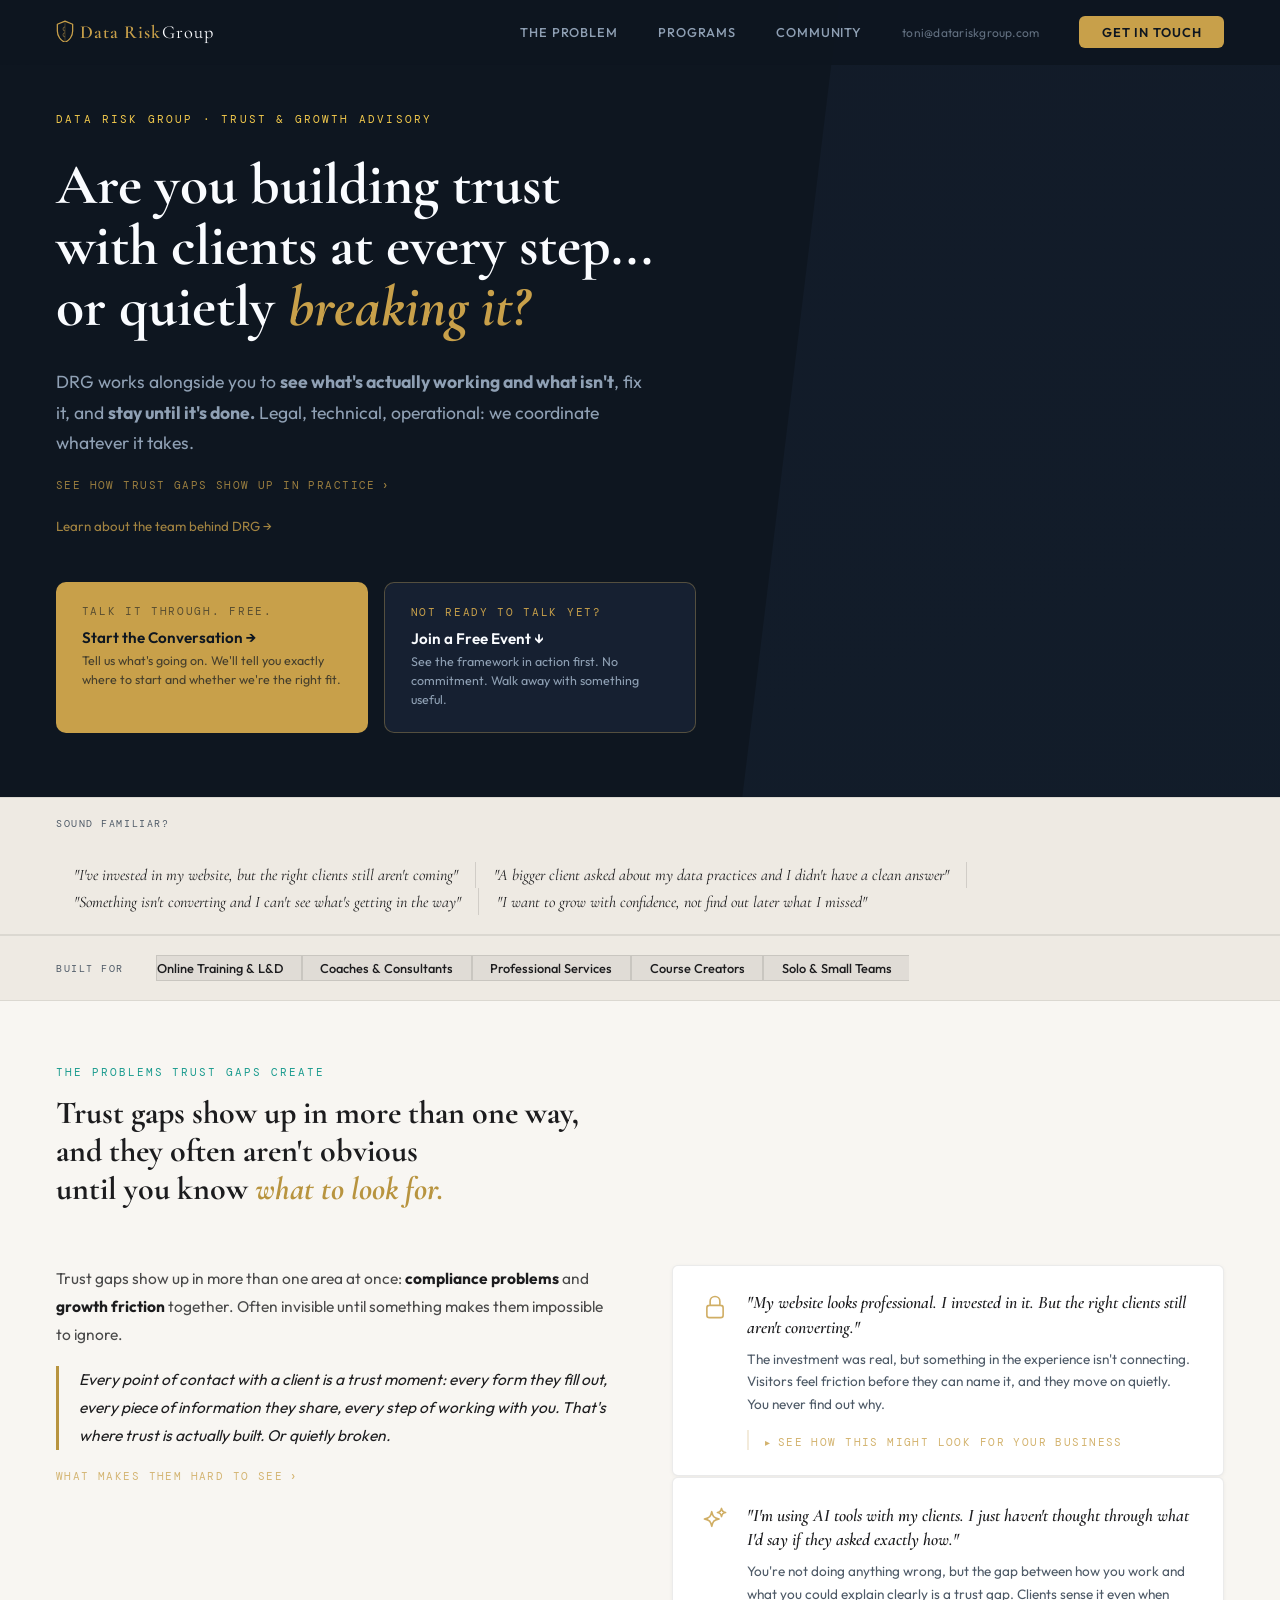
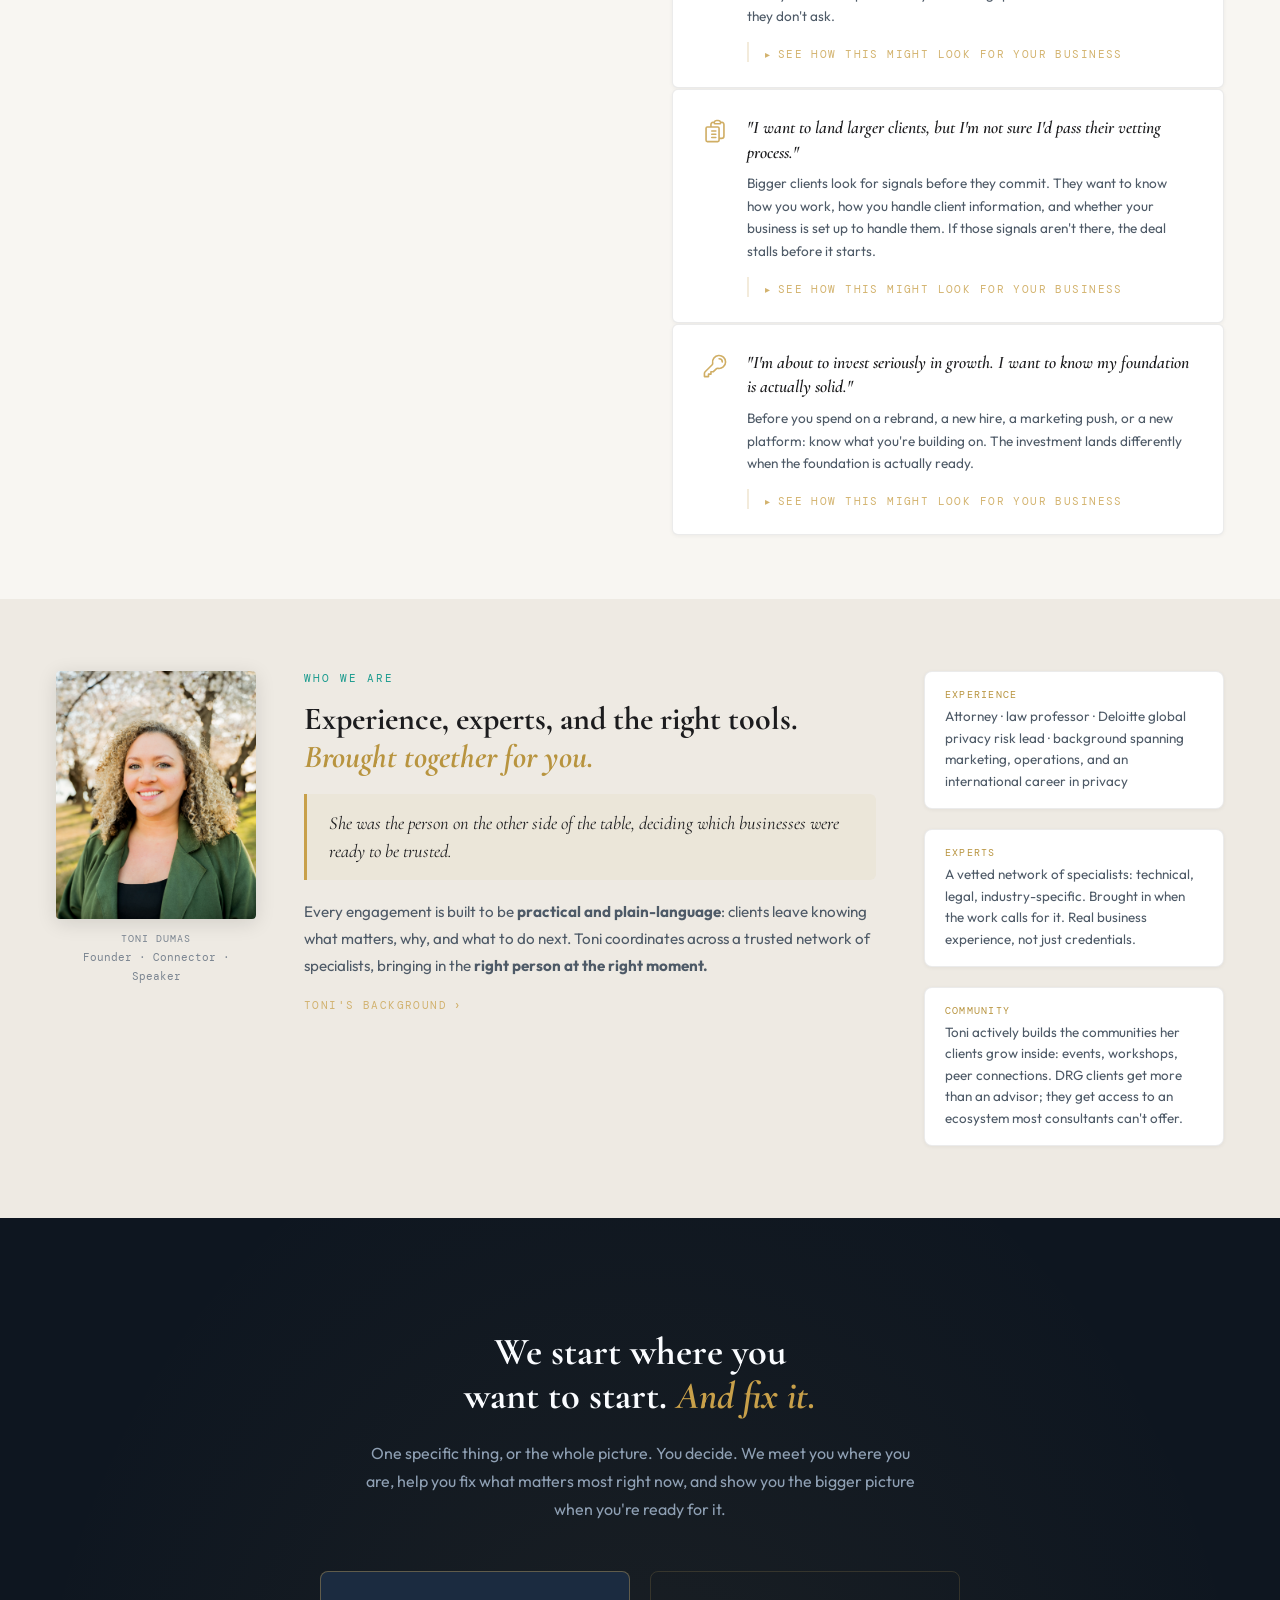
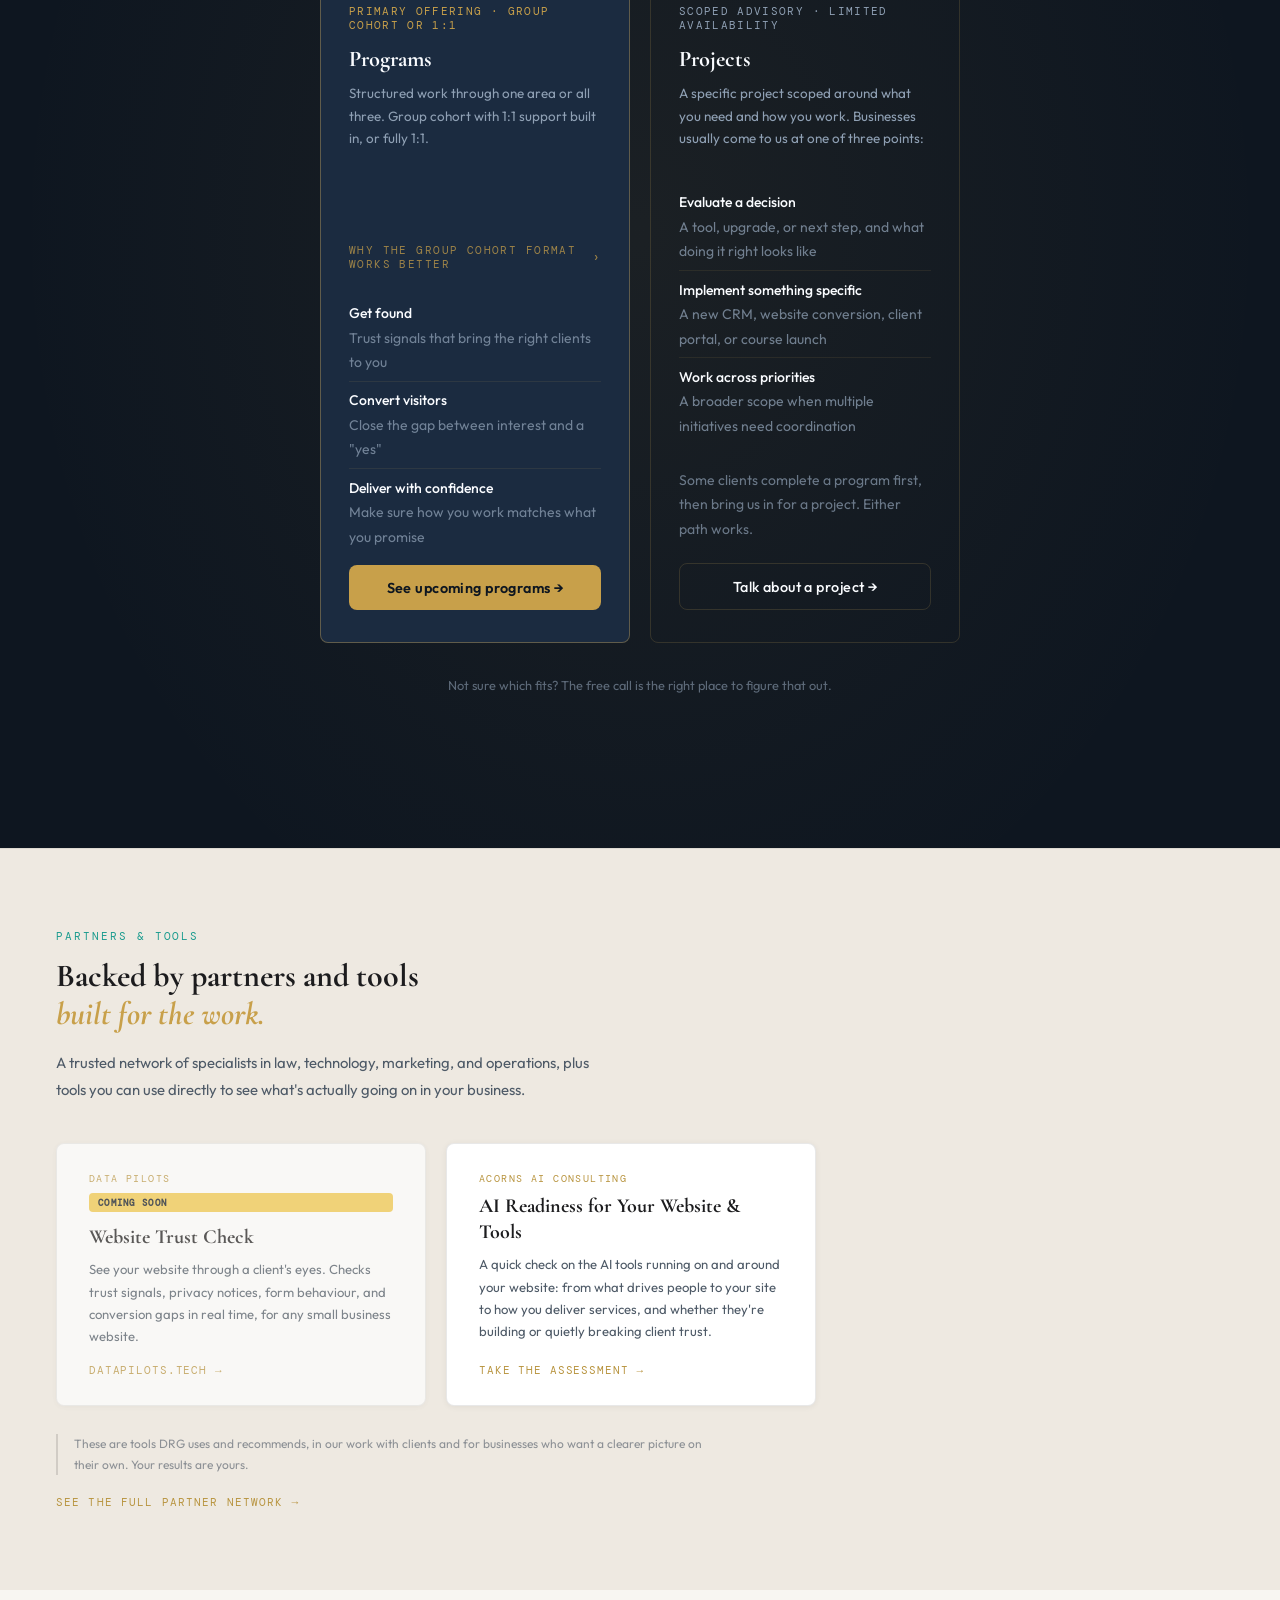
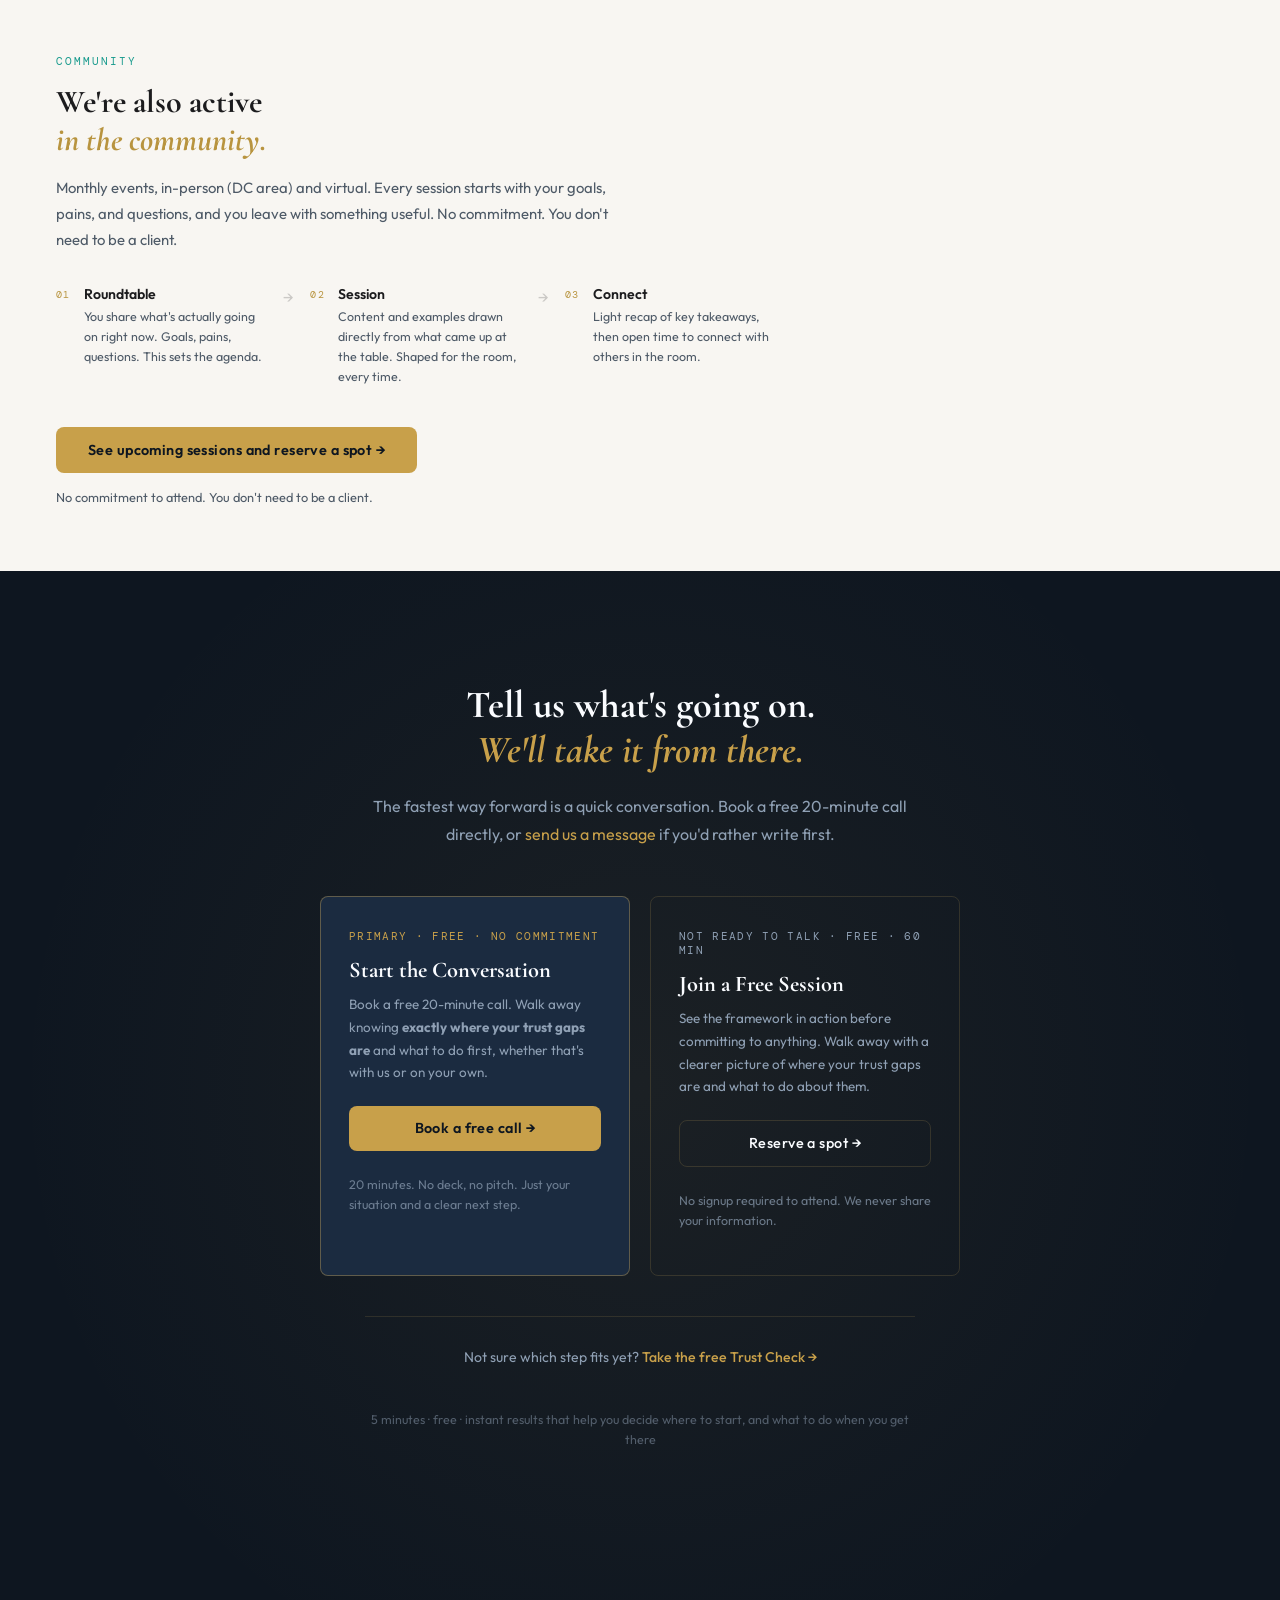
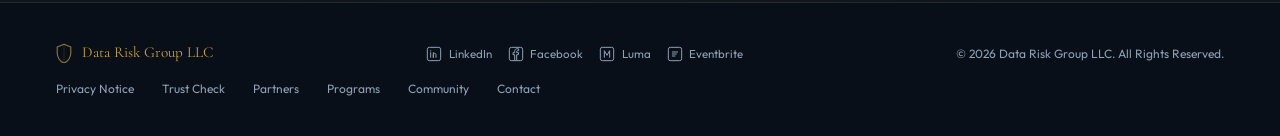
<file: index.html>
<!DOCTYPE html>
<html lang="en">
<head>
  <meta charset="UTF-8">
  <meta name="viewport" content="width=device-width, initial-scale=1.0">
  <title>Data Risk Group — Trust &amp; Growth Advisory</title>
  <meta name="description" content="You're investing in growth. DRG helps coaches, consultants, and small service businesses know their foundation is solid — before they find out the hard way it wasn't.">

  <!-- Favicon -->
  <link rel="icon" href="images/favicon.ico" sizes="any">
  <link rel="icon" href="images/favicon.svg" type="image/svg+xml">
  <link rel="apple-touch-icon" href="images/favicon.png">

  <!-- Open Graph -->
  <meta property="og:type"        content="website">
  <meta property="og:url"         content="https://datariskgroup.com/">
  <meta property="og:title"       content="Data Risk Group — Trust &amp; Growth Advisory">
  <meta property="og:description" content="You're investing in growth. DRG helps coaches, consultants, and small service businesses know their foundation is solid — before they find out the hard way it wasn't.">
  <meta property="og:image"       content="https://datariskgroup.com/images/drg-og.jpg">

  <!-- Twitter Card -->
  <meta name="twitter:card"        content="summary_large_image">
  <meta name="twitter:title"       content="Data Risk Group — Trust &amp; Growth Advisory">
  <meta name="twitter:description" content="You're investing in growth. Know your foundation is solid before you find out the hard way it wasn't.">
  <meta name="twitter:image"       content="https://datariskgroup.com/images/drg-og.jpg">
  <link rel="preconnect" href="https://fonts.googleapis.com">
  <link rel="preconnect" href="https://fonts.gstatic.com" crossorigin>
  <link href="https://fonts.googleapis.com/css2?family=Cormorant+Garamond:ital,wght@0,400;0,600;0,700;1,400;1,600&family=Outfit:wght@300;400;500;600&family=DM+Mono:wght@400;500&display=swap" rel="stylesheet">
  <link rel="stylesheet" href="css/styles.css">
  <link rel="stylesheet" href="css/v2.css">
  <link rel="stylesheet" href="css/theme-light.css">
</head>
<body>

<a href="#main-content" class="skip-link">Skip to main content</a>

<!-- NAV -->
<nav id="nav">
  <a href="#" class="logo">
    <svg class="logo-shield" width="18" height="22" viewBox="0 0 20 24" fill="none" xmlns="http://www.w3.org/2000/svg" aria-hidden="true">
      <path d="M10 1L1.5 4.5V12c0 5.8 3.8 10.8 8.5 12.5C14.7 22.8 18.5 17.8 18.5 12V4.5L10 1z" stroke="currentColor" stroke-width="1.4" stroke-linejoin="round"/>
      <line x1="10" y1="1" x2="10" y2="24.5" stroke="currentColor" stroke-width="0.7" opacity="0.45"/>
      <path d="M10 7.5 Q7.8 7.5 7.8 9.8 Q7.8 12 10 12" stroke="currentColor" stroke-width="0.8" fill="none" opacity="0.7"/>
      <path d="M10 14 Q7.8 14 7.8 16.3 Q7.8 18.5 10 18.5" stroke="currentColor" stroke-width="0.8" fill="none" opacity="0.7"/>
    </svg>
    Data Risk<span> Group</span>
  </a>
  <div class="nav-r" id="nav-menu">
    <a href="#problem">The Problem</a>
    <a href="programs.html">Programs</a>
    <a href="community.html">Community</a>
    <a href="mailto:toni@datariskgroup.com" class="nav-email">toni@datariskgroup.com</a>
    <a href="contact.html" class="nav-cta">Get in Touch</a>
  </div>
  <button class="hamburger" id="hamburger" aria-label="Toggle navigation" aria-expanded="false">
    <span></span><span></span><span></span>
  </button>
</nav>

<main id="main-content">

<!-- HERO -->
<section class="hero v2-hero" aria-label="Introduction">
  <div class="hero-kicker">Data Risk Group · Trust &amp; Growth Advisory</div>

  <h1>
    Are you building trust<br>
    with clients at every step...<br>
    or quietly <em>breaking it?</em>
  </h1>

  <p class="hero-sub">
    DRG works alongside you to <strong>see what's actually working and what isn't</strong>, fix it, and <strong>stay until it's done.</strong> Legal, technical, operational: we coordinate whatever it takes.
  </p>
  <details class="show-more" style="margin-top:.85rem;">
    <summary>See how trust gaps show up in practice</summary>
    <div class="show-more__body">
      <p>You're already investing in growth: a new website, new tools, a bigger client you're ready to go after. Trust gaps quietly work against all of it:</p>
      <ul class="hero-problems" style="margin-top:.65rem; padding-left:1.1rem;">
        <li>Deals stall when a bigger client asks about your data practices</li>
        <li>Something on your site isn't converting, and you can't see what's in the way</li>
        <li>A compliance gap builds quietly until it isn't</li>
      </ul>
    </div>
  </details>

  <p style="margin-top:1.5rem; font-size:.83rem;">
    <a href="#about" style="color:var(--gold); text-decoration:none; opacity:.8;">Learn about the team behind DRG →</a>
  </p>

  <!-- Primary CTA + one alternative -->
  <div class="hero-onramps hero-onramps--two">
    <a href="https://calendly.com/toni-datariskgroup/trust-growth-check-in" target="_blank" rel="noopener" class="onramp onramp--primary">
      <span class="onramp__label">Talk it through. Free.</span>
      <span class="onramp__title">Start the Conversation →</span>
      <span class="onramp__desc">Tell us what's going on. We'll tell you exactly where to start and whether we're the right fit.</span>
    </a>
    <a href="community.html" class="onramp onramp--secondary">
      <span class="onramp__label">Not ready to talk yet?</span>
      <span class="onramp__title">Join a Free Event ↓</span>
      <span class="onramp__desc">See the framework in action first. No commitment. Walk away with something useful.</span>
    </a>
  </div>
</section>

<!-- CLIENT VOICE STRIP -->
<div class="voice-strip">
  <span class="voice-strip__label">Sound familiar?</span>
  <div class="voice-strip__quotes">
    <span class="voice-quote">"I've invested in my website, but the right clients still aren't coming"</span>
    <span class="voice-divider"></span>
    <span class="voice-quote">"A bigger client asked about my data practices and I didn't have a clean answer"</span>
    <span class="voice-divider"></span>
    <span class="voice-quote">"Something isn't converting and I can't see what's getting in the way"</span>
    <span class="voice-divider"></span>
    <span class="voice-quote">"I want to grow with confidence, not find out later what I missed"</span>
  </div>
</div>

<!-- WHO THIS IS FOR -->
<div class="for-strip">
  <span class="for-strip__label">Built for</span>
  <div class="for-strip__items">
    <span class="for-strip__item">Online Training &amp; L&amp;D</span>
    <span class="for-strip__item">Coaches &amp; Consultants</span>
    <span class="for-strip__item">Professional Services</span>
    <span class="for-strip__item">Course Creators</span>
    <span class="for-strip__item">Solo &amp; Small Teams</span>
  </div>
</div>

<!-- PROBLEM -->
<section class="problem v2-problem reveal" id="problem" aria-labelledby="problem-heading">
  <div class="lbl">The problems trust gaps create</div>
  <h2 class="sh" id="problem-heading">Trust gaps show up in more than one way,<br>and they often aren't obvious<br>until you know <em>what to look for.</em></h2>

  <div class="prob-grid">
    <div>
      <p class="prob-intro">
        Trust gaps show up in more than one area at once: <strong>compliance problems</strong> and <strong>growth friction</strong> together. Often invisible until something makes them impossible to ignore.
      </p>
      <p class="prob-intro" style="margin-top:1.1rem; font-style:italic; border-left: 3px solid var(--gold); padding-left:1.25rem; color:var(--white);">
        Every point of contact with a client is a trust moment: every form they fill out, every piece of information they share, every step of working with you. That's where trust is actually built. Or quietly broken.
      </p>
      <details class="show-more" style="margin-top:.85rem;">
        <summary>What makes them hard to see</summary>
        <div class="show-more__body">
          <p>Clients don't convert. Deals stall when a bigger client asks to verify who they're working with. A client quietly doesn't come back. These patterns all have the same root, but they look like different problems until you see the common thread.</p>
          <p><strong>We help you make sure trust gaps don't get in the way of the growth you're already working toward, or quietly build into a compliance problem.</strong></p>
        </div>
      </details>
    </div>

    <div class="pain-list">
      <div class="pain-item">
        <div class="pain-icon"><svg xmlns="http://www.w3.org/2000/svg" fill="none" viewBox="0 0 24 24" stroke-width="1.5" stroke="currentColor"><path stroke-linecap="round" stroke-linejoin="round" d="M16.5 10.5V6.75a4.5 4.5 0 10-9 0v3.75m-.75 11.25h10.5a2.25 2.25 0 002.25-2.25v-6.75a2.25 2.25 0 00-2.25-2.25H6.75a2.25 2.25 0 00-2.25 2.25v6.75a2.25 2.25 0 002.25 2.25z"/></svg></div>
        <div>
          <h4>"My website looks professional. I invested in it. But the right clients still aren't converting."</h4>
          <p>The investment was real, but something in the experience isn't connecting. Visitors feel friction before they can name it, and they move on quietly. You never find out why.</p>
          <details class="pain-example">
            <summary>See how this might look for your business</summary>
            <div class="pain-example__body">
              <p>You're a consultant. Your homepage looks clean: clear headline, good photo, strong offer. But your contact form asks for name, email, phone, company, LinkedIn URL, and "describe your situation in detail."</p>
              <p>A potential client who's still deciding (maybe a little nervous) sees that wall of fields and quietly closes the tab. They never tell you. You assume they just weren't ready.</p>
              <p><strong>The fix is usually small.</strong> But you have to be able to see it first.</p>
            </div>
          </details>
        </div>
      </div>
      <div class="pain-item">
        <div class="pain-icon"><svg xmlns="http://www.w3.org/2000/svg" fill="none" viewBox="0 0 24 24" stroke-width="1.5" stroke="currentColor"><path stroke-linecap="round" stroke-linejoin="round" d="M9.813 15.904L9 18.75l-.813-2.846a4.5 4.5 0 00-3.09-3.09L2.25 12l2.846-.813a4.5 4.5 0 003.09-3.09L9 5.25l.813 2.846a4.5 4.5 0 003.09 3.09L15.75 12l-2.846.813a4.5 4.5 0 00-3.09 3.09zM18.259 8.715L18 9.75l-.259-1.035a3.375 3.375 0 00-2.455-2.456L14.25 6l1.036-.259a3.375 3.375 0 002.455-2.456L18 2.25l.259 1.035a3.375 3.375 0 002.456 2.456L21.75 6l-1.035.259a3.375 3.375 0 00-2.456 2.456z"/></svg></div>
        <div>
          <h4>"I'm using AI tools with my clients. I just haven't thought through what I'd say if they asked exactly how."</h4>
          <p>You're not doing anything wrong, but the gap between how you work and what you could explain clearly is a trust gap. Clients sense it even when they don't ask.</p>
          <details class="pain-example">
            <summary>See how this might look for your business</summary>
            <div class="pain-example__body">
              <p>You use an AI tool to help draft follow-up emails after coaching sessions. You paste in your notes from the call. It saves you an hour a week. You've never thought twice about it.</p>
              <p>Then a client asks: "What do you do with the notes from our sessions?" You pause. You're not sure exactly what to say about the AI part. That pause (that half-second of uncertainty) is the trust gap.</p>
              <p><strong>You don't need to stop using the tools.</strong> You just need a clear, honest answer ready. We help you build that.</p>
            </div>
          </details>
        </div>
      </div>
      <div class="pain-item">
        <div class="pain-icon"><svg xmlns="http://www.w3.org/2000/svg" fill="none" viewBox="0 0 24 24" stroke-width="1.5" stroke="currentColor"><path stroke-linecap="round" stroke-linejoin="round" d="M9 12h3.75M9 15h3.75M9 18h3.75m3 .75H18a2.25 2.25 0 002.25-2.25V6.108c0-1.135-.845-2.098-1.976-2.192a48.424 48.424 0 00-1.123-.08m-5.801 0c-.065.21-.1.433-.1.664 0 .414.336.75.75.75h4.5a.75.75 0 00.75-.75 2.25 2.25 0 00-.1-.664m-5.8 0A2.251 2.251 0 0113.5 2.25H15c1.012 0 1.867.668 2.15 1.586m-5.8 0c-.376.023-.75.05-1.124.08C9.095 4.01 8.25 4.973 8.25 6.108V8.25m0 0H4.875c-.621 0-1.125.504-1.125 1.125v11.25c0 .621.504 1.125 1.125 1.125h9.75c.621 0 1.125-.504 1.125-1.125V9.375c0-.621-.504-1.125-1.125-1.125H8.25z"/></svg></div>
        <div>
          <h4>"I want to land larger clients, but I'm not sure I'd pass their vetting process."</h4>
          <p>Bigger clients look for signals before they commit. They want to know how you work, how you handle client information, and whether your business is set up to handle them. If those signals aren't there, the deal stalls before it starts.</p>
          <details class="pain-example">
            <summary>See how this might look for your business</summary>
            <div class="pain-example__body">
              <p>A corporate HR team reaches out. They're interested in bringing you in for team training. Then they send a vendor questionnaire: 12 questions about your data practices, your tools, your contracts, how you handle client information.</p>
              <p>You'd have to guess on several of them. Not because you're doing anything wrong, but because you've never had to document it before. The deal stalls. They move on to someone who had the answers ready.</p>
              <p><strong>Being ready for this kind of conversation</strong> is something we help you build before you need it.</p>
            </div>
          </details>
        </div>
      </div>
      <div class="pain-item">
        <div class="pain-icon"><svg xmlns="http://www.w3.org/2000/svg" fill="none" viewBox="0 0 24 24" stroke-width="1.5" stroke="currentColor"><path stroke-linecap="round" stroke-linejoin="round" d="M15.75 5.25a3 3 0 013 3m3 0a6 6 0 01-7.029 5.912c-.563-.097-1.159.026-1.563.43L10.5 17.25H8.25v2.25H6v2.25H2.25v-2.818c0-.597.237-1.17.659-1.591l6.499-6.499c.404-.404.527-1 .43-1.563A6 6 0 1121.75 8.25z"/></svg></div>
        <div>
          <h4>"I'm about to invest seriously in growth. I want to know my foundation is actually solid."</h4>
          <p>Before you spend on a rebrand, a new hire, a marketing push, or a new platform: know what you're building on. The investment lands differently when the foundation is actually ready.</p>
          <details class="pain-example">
            <summary>See how this might look for your business</summary>
            <div class="pain-example__body">
              <p>You're about to hire a VA and spend $3,000 on a website redesign. Good investments, both of them. But before you do: What will the VA have access to? Where does client information live right now? If the new website converts better, can your intake process actually handle more clients without creating new problems?</p>
              <p>These aren't reasons not to invest. <strong>They're questions worth answering first</strong>, so the money you spend actually moves things forward instead of revealing gaps you didn't know were there.</p>
            </div>
          </details>
        </div>
      </div>
    </div>
  </div>
</section>

<!-- CREDIBILITY -->
<section class="v2-about reveal" id="about" aria-labelledby="about-heading">
  <div class="v2-about__inner">
    <div class="v2-about__photo-wrap">
      <img src="images/toni-dumas.jpg" alt="Toni Dumas, founder of Data Risk Group" class="v2-about__photo">
      <div class="v2-about__photo-caption">Toni Dumas<br><span>Founder · Connector · Speaker</span></div>
    </div>
    <div class="v2-about__text">
      <div class="lbl">Who We Are</div>
      <h2 class="sh" id="about-heading">Experience, experts, and the right tools.<br><em>Brought together for you.</em></h2>
      <blockquote class="about-callout">
        She was the person on the other side of the table, deciding which businesses were ready to be trusted.
      </blockquote>
      <p style="color:var(--smoke); margin-top:.75rem; font-size:.95rem; line-height:1.8;">
        Every engagement is built to be <strong>practical and plain-language</strong>: clients leave knowing what matters, why, and what to do next. Toni coordinates across a trusted network of specialists, bringing in the <strong>right person at the right moment.</strong>
      </p>
      <details class="show-more" style="margin-top:.85rem;">
        <summary>Toni's background</summary>
        <div class="show-more__body">
          <p>Toni Dumas started in marketing, building brands, campaigns, and websites, before moving into law. She built an international career as an attorney, law professor, and risk advisor focused on privacy: protecting people and their information.</p>
          <p>She founded DRG after years as a global privacy risk lead at Deloitte. That arc matters: she understands growth problems from the inside, not just the compliance side.</p>
        </div>
      </details>
    </div>
    <div class="v2-about__creds">
      <div class="v2-about__facts">
        <div class="v2-about__fact">
          <span class="v2-about__fact-label">Experience</span>
          <span class="v2-about__fact-val">Attorney · law professor · Deloitte global privacy risk lead · background spanning marketing, operations, and an international career in privacy</span>
        </div>
        <div class="v2-about__fact">
          <span class="v2-about__fact-label">Experts</span>
          <span class="v2-about__fact-val">A vetted network of specialists: technical, legal, industry-specific. Brought in when the work calls for it. Real business experience, not just credentials.</span>
        </div>
        <div class="v2-about__fact">
          <span class="v2-about__fact-label">Community</span>
          <span class="v2-about__fact-val">Toni actively builds the communities her clients grow inside: events, workshops, peer connections. DRG clients get more than an advisor; they get access to an ecosystem most consultants can't offer.</span>
        </div>
      </div>
    </div>
  </div>
</section>

<!-- HOW WE WORK TOGETHER -->
<section class="cta reveal" id="programs" aria-labelledby="programs-heading">
  <h2 id="programs-heading">
    We start where you<br>want to start. <em>And fix it.</em>
  </h2>
  <p>
    One specific thing, or the whole picture. You decide. We meet you where you are, help you fix what matters most right now, and show you the bigger picture when you're ready for it.
  </p>

  <div class="v2-cta-cards v2-cta-cards--two">
    <div class="v2-cta-card v2-cta-card--primary">
      <div class="v2-cta-card__tag">Primary offering · Group cohort or 1:1</div>
      <h3>Programs</h3>
      <p>Structured work through one area or all three. Group cohort with 1:1 support built in, or fully 1:1.</p>
      <details class="show-more" style="margin-top:.5rem;">
        <summary>Why the group cohort format works better</summary>
        <div class="show-more__body">
          <p>You work alongside peers facing the same challenges, with dedicated 1:1 support to keep it specific to yours. Better outcomes, more accessible investment.</p>
        </div>
      </details>
      <ul style="margin-top:.85rem; padding-left:0; font-size:.875rem; line-height:1.75; list-style:none;">
        <li style="padding:.4rem 0; border-bottom:1px solid rgba(201,165,90,.1);">
          <strong style="color:var(--white); font-weight:500; display:block;">Get found</strong>
          <span style="color:rgba(143,160,180,.75);">Trust signals that bring the right clients to you</span>
        </li>
        <li style="padding:.4rem 0; border-bottom:1px solid rgba(201,165,90,.1);">
          <strong style="color:var(--white); font-weight:500; display:block;">Convert visitors</strong>
          <span style="color:rgba(143,160,180,.75);">Close the gap between interest and a "yes"</span>
        </li>
        <li style="padding:.4rem 0;">
          <strong style="color:var(--white); font-weight:500; display:block;">Deliver with confidence</strong>
          <span style="color:rgba(143,160,180,.75);">Make sure how you work matches what you promise</span>
        </li>
      </ul>
      <a href="programs.html" class="btn-p" style="width:100%; justify-content:center; margin-top:auto; display:flex;">See upcoming programs →</a>
    </div>
    <div class="v2-cta-card v2-cta-card--ghost">
      <div class="v2-cta-card__tag">Scoped advisory · Limited availability</div>
      <h3>Projects</h3>
      <p>A specific project scoped around what you need and how you work. Businesses usually come to us at one of three points:</p>
      <ul style="margin-top:.75rem; padding-left:0; font-size:.875rem; line-height:1.75; list-style:none;">
        <li style="padding:.4rem 0; border-bottom:1px solid rgba(201,165,90,.1);">
          <strong style="color:var(--white); font-weight:500; display:block;">Evaluate a decision</strong>
          <span style="color:rgba(143,160,180,.75);">A tool, upgrade, or next step, and what doing it right looks like</span>
        </li>
        <li style="padding:.4rem 0; border-bottom:1px solid rgba(201,165,90,.1);">
          <strong style="color:var(--white); font-weight:500; display:block;">Implement something specific</strong>
          <span style="color:rgba(143,160,180,.75);">A new CRM, website conversion, client portal, or course launch</span>
        </li>
        <li style="padding:.4rem 0;">
          <strong style="color:var(--white); font-weight:500; display:block;">Work across priorities</strong>
          <span style="color:rgba(143,160,180,.75);">A broader scope when multiple initiatives need coordination</span>
        </li>
      </ul>
      <p style="margin-top:.85rem; font-size:.875rem; color:rgba(143,160,180,.7); line-height:1.75;">Some clients complete a program first, then bring us in for a project. Either path works.</p>
      <a href="contact.html" class="btn-s" style="width:100%; justify-content:center; margin-top:auto; display:flex;">Talk about a project →</a>
    </div>
  </div>
  <p style="font-size:.8rem; color:rgba(143,160,180,.6); margin-top:1.5rem; line-height:1.6;">Not sure which fits? The free call is the right place to figure that out.</p>
</section>

<!-- PARTNER TOOLS -->
<section class="partner-tools reveal">
  <div class="lbl">Partners &amp; Tools</div>
  <h2 class="sh">Backed by partners and tools<br><em>built for the work.</em></h2>
  <p class="partner-tools__intro">A trusted network of specialists in law, technology, marketing, and operations, plus tools you can use directly to see what's actually going on in your business.</p>

  <div class="partner-tools__grid">

    <div class="partner-tool-card partner-tool-card--soon">
      <div class="partner-tool-card__provider">Data Pilots</div>
      <div class="partner-tool-card__soon-badge">Coming Soon</div>
      <h3 class="partner-tool-card__name">Website Trust Check</h3>
      <p class="partner-tool-card__desc">See your website through a client's eyes. Checks trust signals, privacy notices, form behaviour, and conversion gaps in real time, for any small business website.</p>
      <a href="https://datapilots.tech" target="_blank" rel="noopener" class="partner-tool-card__link">datapilots.tech →</a>
    </div>

    <div class="partner-tool-card">
      <div class="partner-tool-card__provider">Acorns AI Consulting</div>
      <h3 class="partner-tool-card__name">AI Readiness for Your Website &amp; Tools</h3>
      <p class="partner-tool-card__desc">A quick check on the AI tools running on and around your website: from what drives people to your site to how you deliver services, and whether they're building or quietly breaking client trust.</p>
      <a href="ai-readiness.html" class="partner-tool-card__link">Take the assessment →</a>
    </div>

  </div>
  <p class="partner-tools__note">These are tools DRG uses and recommends, in our work with clients and for businesses who want a clearer picture on their own. Your results are yours.</p>
  <a href="partners.html" class="partner-tools__all">See the full partner network →</a>
</section>

<!-- COMMUNITY SUPPORT -->
<section class="svc reveal" id="sessions" aria-labelledby="sessions-heading">
  <div class="lbl">Community</div>
  <h2 class="sh" id="sessions-heading">We're also active<br><em>in the community.</em></h2>
  <p style="color:var(--smoke); max-width:580px; margin-top:1rem; font-size:.93rem; line-height:1.75;">
    Monthly events, in-person (DC area) and virtual. Every session starts with your goals, pains, and questions, and you leave with something useful. No commitment. You don't need to be a client.
  </p>

  <!-- Three-part format -->
  <div class="ctc-format">
    <div class="ctc-format__step">
      <span class="ctc-format__num">01</span>
      <div>
        <div class="ctc-format__name">Roundtable</div>
        <div class="ctc-format__desc">You share what's actually going on right now. Goals, pains, questions. This sets the agenda.</div>
      </div>
    </div>
    <div class="ctc-format__divider" aria-hidden="true">→</div>
    <div class="ctc-format__step">
      <span class="ctc-format__num">02</span>
      <div>
        <div class="ctc-format__name">Session</div>
        <div class="ctc-format__desc">Content and examples drawn directly from what came up at the table. Shaped for the room, every time.</div>
      </div>
    </div>
    <div class="ctc-format__divider" aria-hidden="true">→</div>
    <div class="ctc-format__step">
      <span class="ctc-format__num">03</span>
      <div>
        <div class="ctc-format__name">Connect</div>
        <div class="ctc-format__desc">Light recap of key takeaways, then open time to connect with others in the room.</div>
      </div>
    </div>
  </div>

  <div style="margin-top:2rem;">
    <a href="community.html" class="btn-p" style="display:inline-flex;">See upcoming sessions and reserve a spot →</a>
    <p style="font-size:.8rem; color:var(--smoke); margin-top:.9rem; line-height:1.6;">No commitment to attend. You don't need to be a client.</p>
  </div>

</section>

<!-- CTA -->
<section class="cta reveal" id="cta" aria-labelledby="cta-heading">
  <h2 id="cta-heading">
    Tell us what's going on.<br><em>We'll take it from there.</em>
  </h2>
  <p>
    The fastest way forward is a quick conversation. Book a free 20-minute call directly, or <a href="contact.html" style="color:var(--gold); text-decoration:none;">send us a message</a> if you'd rather write first.
  </p>

  <div class="v2-cta-cards v2-cta-cards--two">
    <div class="v2-cta-card v2-cta-card--primary">
      <div class="v2-cta-card__tag">Primary · Free · No commitment</div>
      <h3>Start the Conversation</h3>
      <p>Book a free 20-minute call. Walk away knowing <strong>exactly where your trust gaps are</strong> and what to do first, whether that's with us or on your own.</p>
      <a href="https://calendly.com/toni-datariskgroup/trust-growth-check-in" target="_blank" rel="noopener" class="btn-p" style="width:100%; justify-content:center; margin-top:auto;">Book a free call →</a>
      <p style="font-size:.78rem; color:rgba(143,160,180,.7); margin-top:.9rem; line-height:1.6;">20 minutes. No deck, no pitch. Just your situation and a clear next step.</p>
    </div>
    <div class="v2-cta-card v2-cta-card--ghost">
      <div class="v2-cta-card__tag">Not ready to talk · Free · 60 min</div>
      <h3>Join a Free Session</h3>
      <p>See the framework in action before committing to anything. Walk away with a clearer picture of where your trust gaps are and what to do about them.</p>
      <a href="community.html" class="btn-s" style="width:100%; justify-content:center; margin-top:auto;">Reserve a spot →</a>
      <p style="font-size:.78rem; color:rgba(143,160,180,.7); margin-top:.9rem; line-height:1.6;">No signup required to attend. We never share your information.</p>
    </div>
  </div>

  <div style="margin-top:2rem; padding-top:1.75rem; border-top:1px solid rgba(201,165,90,.15); text-align:center;">
    <p style="font-size:.88rem; color:var(--smoke); line-height:1.75;">
      Not sure which step fits yet? <a href="trust-check.html" style="color:var(--gold); text-decoration:none; font-weight:500;">Take the free Trust Check →</a>
    </p>
    <p style="font-size:.78rem; color:rgba(143,160,180,.5); margin-top:.4rem; line-height:1.6;">5 minutes · free · instant results that help you decide where to start, and what to do when you get there</p>
  </div>

</section>

</main><!-- /main-content -->

<!-- FOOTER -->
<footer>
  <div class="f-brand">
    <svg width="16" height="20" viewBox="0 0 20 24" fill="none" xmlns="http://www.w3.org/2000/svg" aria-hidden="true" style="color:var(--gold);opacity:.7;vertical-align:middle;margin-right:.4rem;margin-bottom:2px;"><path d="M10 1L1.5 4.5V12c0 5.8 3.8 10.8 8.5 12.5C14.7 22.8 18.5 17.8 18.5 12V4.5L10 1z" stroke="currentColor" stroke-width="1.4" stroke-linejoin="round"/><line x1="10" y1="1" x2="10" y2="24.5" stroke="currentColor" stroke-width="0.7" opacity="0.45"/></svg>
    Data Risk Group LLC
  </div>
  <div class="f-social">
    <a href="https://www.linkedin.com/company/data-risk-group/" target="_blank" rel="noopener" class="f-social__link" aria-label="LinkedIn" data-social="linkedin">
      <svg width="16" height="16" viewBox="0 0 24 24" fill="none" xmlns="http://www.w3.org/2000/svg" aria-hidden="true">
        <rect x="2" y="2" width="20" height="20" rx="3" stroke="currentColor" stroke-width="1.5"/>
        <path d="M7 10v7M7 7v.5" stroke="currentColor" stroke-width="1.5" stroke-linecap="round"/>
        <path d="M11 17v-4c0-1.1.9-2 2-2s2 .9 2 2v4" stroke="currentColor" stroke-width="1.5" stroke-linecap="round"/>
        <path d="M11 10v7" stroke="currentColor" stroke-width="1.5" stroke-linecap="round"/>
      </svg>
      LinkedIn
    </a>
    <a href="https://www.facebook.com/share/1CGdYdS8gt/?mibextid=wwXIfr" target="_blank" rel="noopener" class="f-social__link" aria-label="Facebook" data-social="facebook">
      <svg width="16" height="16" viewBox="0 0 24 24" fill="none" xmlns="http://www.w3.org/2000/svg" aria-hidden="true">
        <rect x="2" y="2" width="20" height="20" rx="3" stroke="currentColor" stroke-width="1.5"/>
        <path d="M13 21v-8h2.5l.5-3H13V8.5C13 7.7 13.4 7 14.5 7H16V4.3S15 4 13.8 4C11.6 4 10 5.5 10 8v2H7.5v3H10v8" stroke="currentColor" stroke-width="1.5" stroke-linecap="round" stroke-linejoin="round"/>
      </svg>
      Facebook
    </a>
    <a href="https://luma.com/cultivating-connections-DRG" target="_blank" rel="noopener" class="f-social__link" aria-label="Luma" data-social="luma">
      <svg width="16" height="16" viewBox="0 0 24 24" fill="none" xmlns="http://www.w3.org/2000/svg" aria-hidden="true">
        <rect x="2" y="2" width="20" height="20" rx="3" stroke="currentColor" stroke-width="1.5"/>
        <path d="M8 17V7l4 7 4-7v10" stroke="currentColor" stroke-width="1.5" stroke-linecap="round" stroke-linejoin="round"/>
      </svg>
      Luma
    </a>
    <a href="https://www.eventbrite.com/o/antonia-toni-dumas-121160723458" target="_blank" rel="noopener" class="f-social__link" aria-label="Eventbrite" data-social="eventbrite">
      <svg width="16" height="16" viewBox="0 0 24 24" fill="none" xmlns="http://www.w3.org/2000/svg" aria-hidden="true">
        <rect x="2" y="2" width="20" height="20" rx="3" stroke="currentColor" stroke-width="1.5"/>
        <path d="M8 12h6M8 9h8M8 15h4" stroke="currentColor" stroke-width="1.5" stroke-linecap="round"/>
      </svg>
      Eventbrite
    </a>
  </div>
  <div class="f-copy">© 2026 Data Risk Group LLC. All Rights Reserved.</div>
  <div class="f-links">
    <a href="privacy.html">Privacy Notice</a>
    <a href="trust-check.html">Trust Check</a>
    <a href="partners.html">Partners</a>
    <a href="programs.html">Programs</a>
    <a href="community.html">Community</a>
    <a href="contact.html">Contact</a>
  </div>
</footer>

<script src="js/main.js"></script>
</body>
</html>
</file>
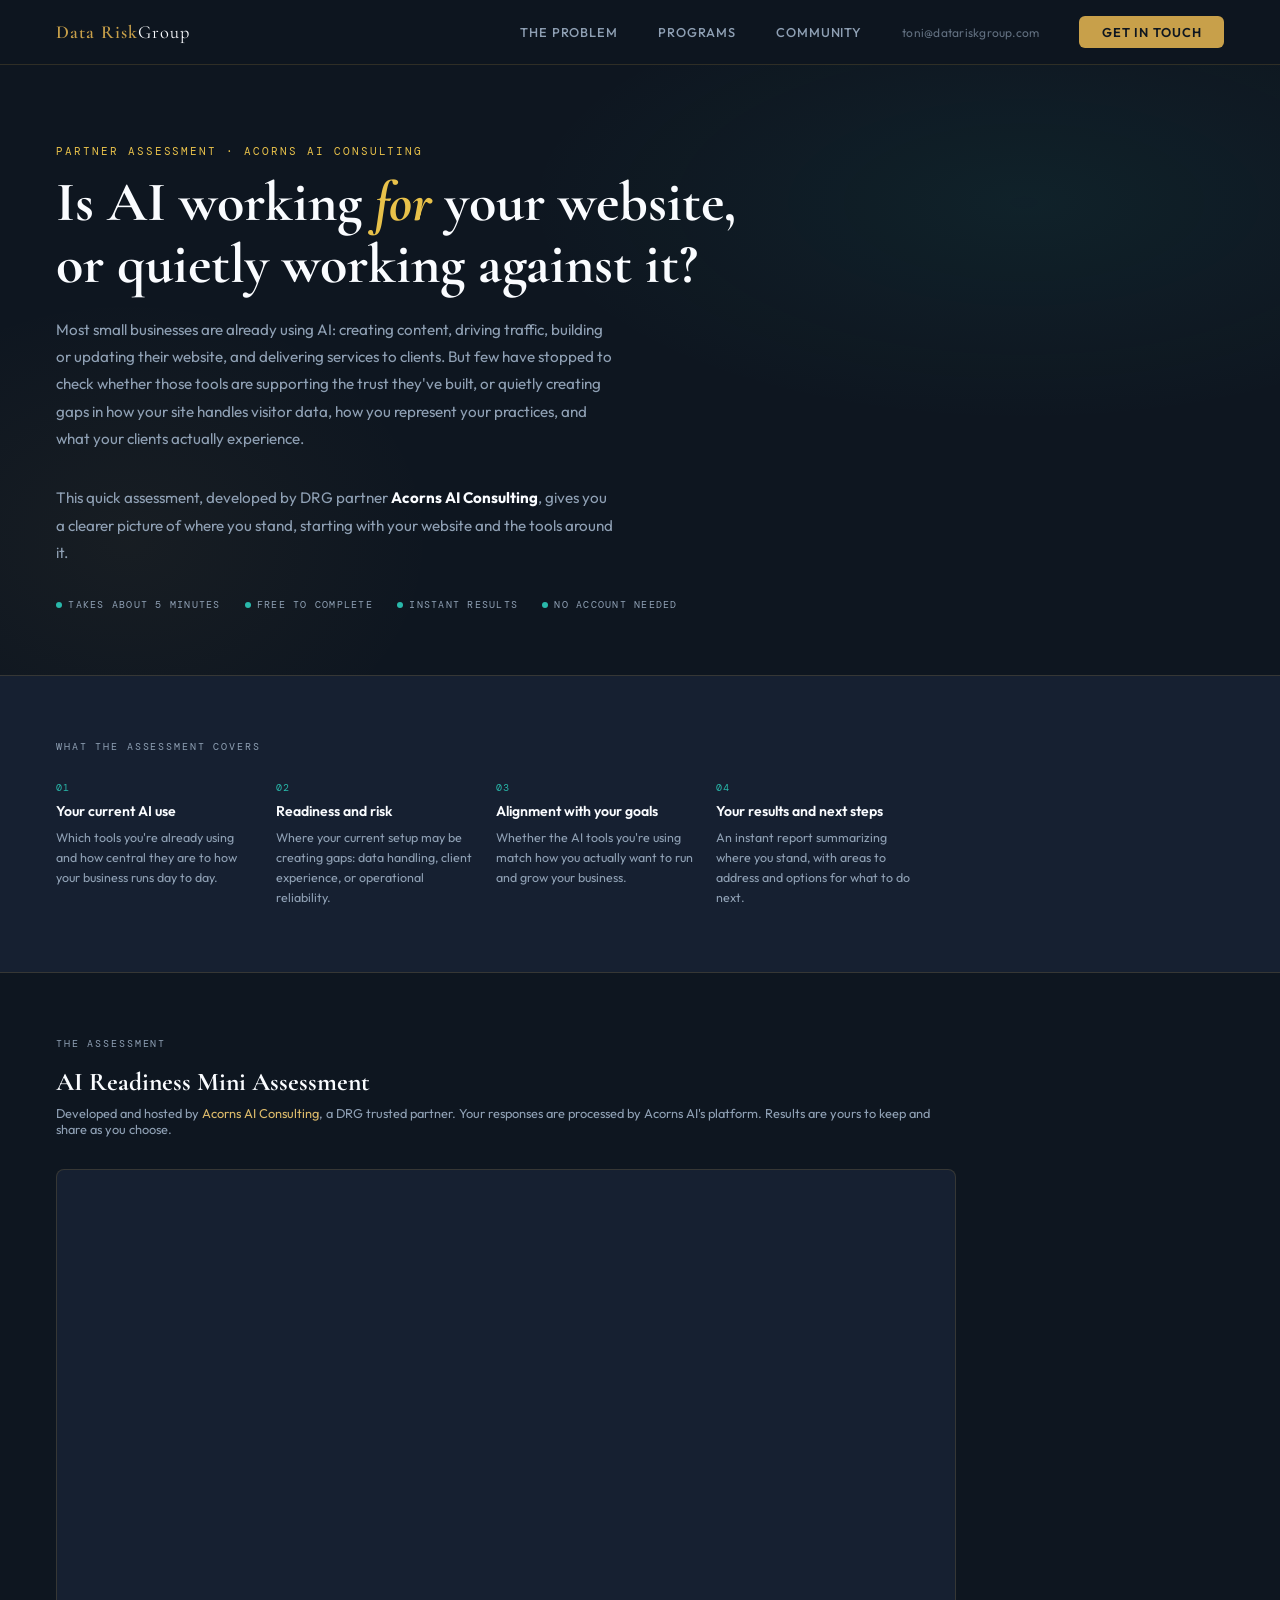
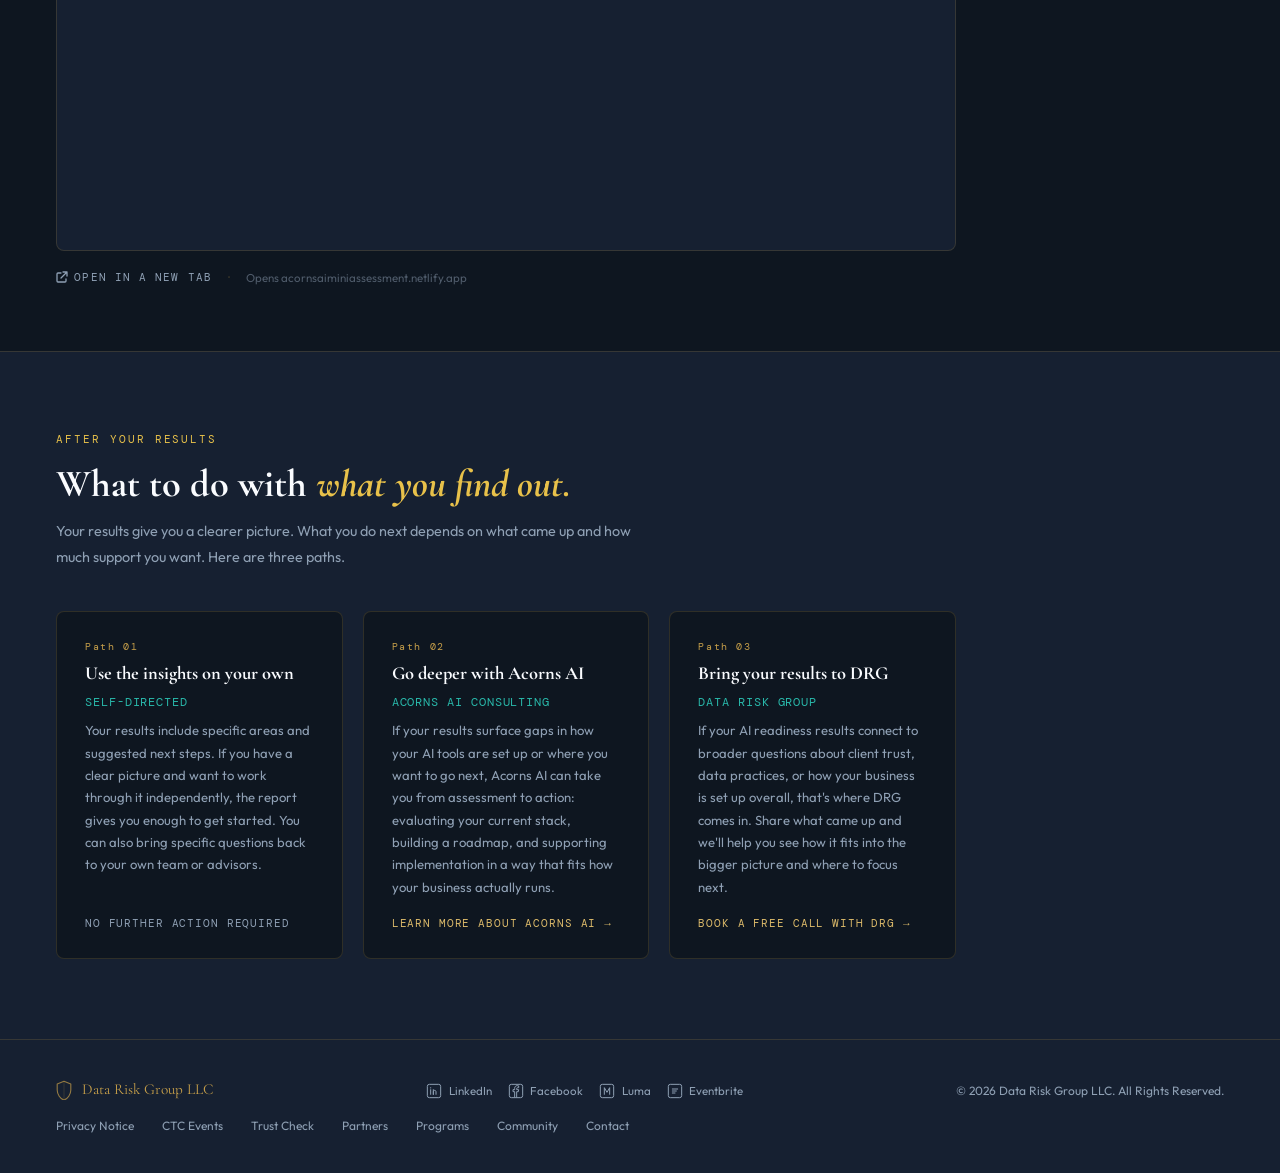
<file: ai-readiness.html>
<!DOCTYPE html>
<html lang="en">
<head>
  <meta charset="UTF-8">
  <meta name="viewport" content="width=device-width, initial-scale=1.0">
  <title>AI Readiness Check — Data Risk Group</title>
  <meta name="description" content="Find out how AI is showing up in your business right now — and whether it's supporting or quietly undermining the trust you've built with clients.">

  <!-- Favicon -->
  <link rel="icon" href="images/favicon.ico" sizes="any">
  <link rel="icon" href="images/favicon.svg" type="image/svg+xml">
  <link rel="apple-touch-icon" href="images/favicon.png">

  <!-- Open Graph -->
  <meta property="og:type"        content="website">
  <meta property="og:url"         content="https://datariskgroup.com/ai-readiness.html">
  <meta property="og:title"       content="AI Readiness Check — Data Risk Group">
  <meta property="og:description" content="A quick assessment of how AI is running in your business — and whether it's working for you or creating risk you can't see yet.">
  <meta property="og:image"       content="https://datariskgroup.com/images/drg-og.jpg">

  <link rel="preconnect" href="https://fonts.googleapis.com">
  <link rel="preconnect" href="https://fonts.gstatic.com" crossorigin>
  <link href="https://fonts.googleapis.com/css2?family=Cormorant+Garamond:ital,wght@0,400;0,600;0,700;1,400;1,600&family=Outfit:wght@300;400;500;600&family=DM+Mono:wght@400;500&display=swap" rel="stylesheet">
  <link rel="stylesheet" href="css/styles.css">

  <style>
    /* ── AI READINESS PAGE ── */

    .air-hero {
      padding: 9rem 3.5rem 4rem;
      background: var(--ink);
      position: relative; overflow: hidden;
    }
    .air-hero::before {
      content: '';
      position: absolute; inset: 0;
      background:
        radial-gradient(ellipse 60% 50% at 80% 30%, rgba(41,184,170,.07) 0%, transparent 65%),
        radial-gradient(ellipse 40% 60% at 10% 80%, rgba(201,165,90,.05) 0%, transparent 60%);
      pointer-events: none;
    }
    .air-hero__inner {
      position: relative; z-index: 1;
      max-width: 680px;
    }
    .air-hero h1 {
      font-family: 'Cormorant Garamond', serif;
      font-size: clamp(2.4rem, 5vw, 3.5rem);
      font-weight: 700; line-height: 1.1;
      color: var(--white); margin-bottom: 1.25rem;
    }
    .air-hero h1 em { color: var(--page-accent); font-style: italic; }
    .air-hero__sub {
      font-size: .95rem; color: var(--smoke);
      line-height: 1.8; max-width: 560px;
      margin-bottom: 2rem;
    }
    .air-hero__meta {
      display: flex; gap: 1.5rem; flex-wrap: wrap;
      margin-top: 1.5rem;
    }
    .air-meta-pill {
      display: flex; align-items: center; gap: .4rem;
      font-family: 'DM Mono', monospace;
      font-size: .65rem; letter-spacing: .12em;
      text-transform: uppercase; color: var(--smoke);
    }
    .air-meta-pill::before {
      content: '';
      width: 6px; height: 6px; border-radius: 50%;
      background: var(--teal); flex-shrink: 0;
    }

    /* ── WHAT TO EXPECT ── */
    .air-expect {
      padding: 4rem 3.5rem;
      background: var(--deep);
      border-top: 1px solid var(--rule);
      border-bottom: 1px solid var(--rule);
    }
    .air-expect__inner {
      max-width: 860px;
    }
    .air-expect__label {
      font-family: 'DM Mono', monospace;
      font-size: .65rem; letter-spacing: .18em;
      text-transform: uppercase; color: var(--smoke);
      margin-bottom: 1.75rem;
    }
    .air-expect__grid {
      display: grid;
      grid-template-columns: repeat(4, 1fr);
      gap: 1.25rem;
    }
    .air-expect-item {
      display: flex; flex-direction: column; gap: .5rem;
    }
    .air-expect-item__num {
      font-family: 'DM Mono', monospace;
      font-size: .6rem; letter-spacing: .14em;
      color: var(--teal);
    }
    .air-expect-item__title {
      font-family: 'Outfit', sans-serif;
      font-size: .88rem; font-weight: 600;
      color: var(--white);
    }
    .air-expect-item__desc {
      font-size: .78rem; color: var(--smoke);
      line-height: 1.6;
    }

    /* ── ASSESSMENT EMBED / CTA ── */
    .air-assessment {
      padding: 4rem 3.5rem;
      background: var(--ink);
    }
    .air-assessment__inner {
      max-width: 900px;
    }
    .air-assessment__label {
      font-family: 'DM Mono', monospace;
      font-size: .65rem; letter-spacing: .18em;
      text-transform: uppercase; color: var(--smoke);
      margin-bottom: 1rem;
    }
    .air-assessment h2 {
      font-family: 'Cormorant Garamond', serif;
      font-size: 1.6rem; font-weight: 700;
      color: var(--white); margin-bottom: .5rem;
    }
    .air-assessment__partner {
      font-size: .8rem; color: var(--smoke);
      margin-bottom: 2rem;
    }
    .air-assessment__partner a {
      color: var(--gold-l); text-decoration: none;
    }
    .air-assessment__partner a:hover { color: var(--white); }

    /* Iframe container */
    .air-iframe-wrap {
      position: relative;
      border: 1px solid var(--rule);
      border-radius: 8px;
      overflow: hidden;
      background: var(--deep);
      min-height: 680px;
    }
    .air-iframe-wrap iframe {
      width: 100%; min-height: 680px;
      border: none; display: block;
    }
    /* Fallback shown if iframe blocked */
    .air-iframe-fallback {
      display: none;
      padding: 3rem 2rem;
      text-align: center;
      flex-direction: column;
      align-items: center; gap: 1.25rem;
    }
    .air-iframe-fallback.is-visible {
      display: flex;
    }
    .air-iframe-fallback__icon {
      width: 48px; height: 48px; color: var(--teal); opacity: .6;
    }
    .air-iframe-fallback p {
      font-size: .88rem; color: var(--smoke);
      line-height: 1.7; max-width: 420px; margin: 0;
    }

    /* New-tab CTA (always shown below iframe as secondary option) */
    .air-newtab {
      margin-top: 1rem;
      display: flex; align-items: center; gap: 1rem;
      flex-wrap: wrap;
    }
    .air-newtab__link {
      font-family: 'DM Mono', monospace;
      font-size: .68rem; letter-spacing: .1em;
      text-transform: uppercase; color: var(--smoke);
      text-decoration: none;
      display: flex; align-items: center; gap: .4rem;
      transition: color .2s;
    }
    .air-newtab__link:hover { color: var(--gold-l); }
    .air-newtab__sep { color: var(--rule); }

    /* ── NEXT STEPS ── */
    .air-nextsteps {
      padding: 5rem 3.5rem;
      background: var(--deep);
      border-top: 1px solid var(--rule);
    }
    .air-nextsteps__intro {
      max-width: 580px; margin-bottom: 2.5rem;
    }
    .air-nextsteps__intro h2 {
      font-family: 'Cormorant Garamond', serif;
      font-size: clamp(1.8rem, 3.5vw, 2.4rem);
      font-weight: 700; color: var(--white);
      margin-bottom: .75rem; line-height: 1.2;
    }
    .air-nextsteps__intro h2 em { color: var(--page-accent); font-style: italic; }
    .air-nextsteps__intro p {
      font-size: .9rem; color: var(--smoke); line-height: 1.8;
    }
    .air-nextsteps__grid {
      display: grid;
      grid-template-columns: repeat(3, 1fr);
      gap: 1.25rem;
      max-width: 900px;
    }
    .air-next-card {
      background: var(--ink);
      border: 1px solid var(--rule);
      border-radius: 8px;
      padding: 1.75rem;
      display: flex; flex-direction: column; gap: .6rem;
      transition: border-color .2s;
    }
    .air-next-card:hover { border-color: rgba(201,165,90,.35); }
    .air-next-card__num {
      font-family: 'DM Mono', monospace;
      font-size: .62rem; letter-spacing: .16em;
      color: var(--gold);
    }
    .air-next-card__title {
      font-family: 'Cormorant Garamond', serif;
      font-size: 1.15rem; font-weight: 700;
      color: var(--white); line-height: 1.25;
    }
    .air-next-card__who {
      font-size: .72rem; color: var(--teal);
      font-family: 'DM Mono', monospace;
      letter-spacing: .08em; text-transform: uppercase;
    }
    .air-next-card__desc {
      font-size: .82rem; color: var(--smoke);
      line-height: 1.7; flex: 1;
    }
    .air-next-card__cta {
      margin-top: .5rem;
      font-family: 'DM Mono', monospace;
      font-size: .68rem; letter-spacing: .08em;
      text-transform: uppercase;
      color: var(--gold-l); text-decoration: none;
      transition: color .2s;
    }
    .air-next-card__cta:hover { color: var(--white); }

    /* ── RESPONSIVE ── */
    @media (max-width: 860px) {
      .air-hero { padding: 8rem 1.5rem 3.5rem; }
      .air-expect { padding: 3.5rem 1.5rem; }
      .air-expect__grid { grid-template-columns: 1fr 1fr; gap: 1.5rem; }
      .air-assessment { padding: 3.5rem 1.5rem; }
      .air-iframe-wrap { min-height: 500px; }
      .air-iframe-wrap iframe { min-height: 500px; }
      .air-nextsteps { padding: 4rem 1.5rem; }
      .air-nextsteps__grid { grid-template-columns: 1fr; }
    }
    @media (max-width: 560px) {
      .air-expect__grid { grid-template-columns: 1fr; }
    }
  </style>
</head>
<body class="page-ai">

<!-- NAV -->
<nav id="nav">
  <a href="index.html" class="logo">Data Risk<span> Group</span></a>
  <div class="nav-r" id="nav-menu">
    <a href="index.html#problem">The Problem</a>
    <a href="programs.html">Programs</a>
    <a href="community.html">Community</a>
    <a href="mailto:toni@datariskgroup.com" class="nav-email">toni@datariskgroup.com</a>
    <a href="contact.html" class="nav-cta">Get in Touch</a>
  </div>
  <button class="hamburger" id="hamburger" aria-label="Toggle navigation" aria-expanded="false">
    <span></span><span></span><span></span>
  </button>
</nav>

<!-- HERO -->
<section class="air-hero">
  <div class="air-hero__inner">
    <div class="lbl">Partner Assessment · Acorns AI Consulting</div>
    <h1>Is AI working <em>for</em> your website,<br>or quietly working against it?</h1>
    <p class="air-hero__sub">
      Most small businesses are already using AI: creating content, driving traffic, building or updating their website, and delivering services to clients. But few have stopped to check whether those tools are supporting the trust they've built, or quietly creating gaps in how your site handles visitor data, how you represent your practices, and what your clients actually experience.
    </p>
    <p class="air-hero__sub">
      This quick assessment, developed by DRG partner <strong style="color:var(--white);">Acorns AI Consulting</strong>, gives you a clearer picture of where you stand, starting with your website and the tools around it.
    </p>
    <div class="air-hero__meta">
      <span class="air-meta-pill">Takes about 5 minutes</span>
      <span class="air-meta-pill">Free to complete</span>
      <span class="air-meta-pill">Instant results</span>
      <span class="air-meta-pill">No account needed</span>
    </div>
  </div>
</section>

<!-- WHAT TO EXPECT -->
<section class="air-expect">
  <div class="air-expect__inner">
    <div class="air-expect__label">What the assessment covers</div>
    <div class="air-expect__grid">
      <div class="air-expect-item">
        <div class="air-expect-item__num">01</div>
        <div class="air-expect-item__title">Your current AI use</div>
        <div class="air-expect-item__desc">Which tools you're already using and how central they are to how your business runs day to day.</div>
      </div>
      <div class="air-expect-item">
        <div class="air-expect-item__num">02</div>
        <div class="air-expect-item__title">Readiness and risk</div>
        <div class="air-expect-item__desc">Where your current setup may be creating gaps: data handling, client experience, or operational reliability.</div>
      </div>
      <div class="air-expect-item">
        <div class="air-expect-item__num">03</div>
        <div class="air-expect-item__title">Alignment with your goals</div>
        <div class="air-expect-item__desc">Whether the AI tools you're using match how you actually want to run and grow your business.</div>
      </div>
      <div class="air-expect-item">
        <div class="air-expect-item__num">04</div>
        <div class="air-expect-item__title">Your results and next steps</div>
        <div class="air-expect-item__desc">An instant report summarizing where you stand, with areas to address and options for what to do next.</div>
      </div>
    </div>
  </div>
</section>

<!-- ASSESSMENT -->
<section class="air-assessment" id="assessment">
  <div class="air-assessment__inner">
    <div class="air-assessment__label">The Assessment</div>
    <h2>AI Readiness Mini Assessment</h2>
    <p class="air-assessment__partner">
      Developed and hosted by <a href="https://acornsaiminiassessment.netlify.app" target="_blank" rel="noopener">Acorns AI Consulting</a>, a DRG trusted partner. Your responses are processed by Acorns AI's platform. Results are yours to keep and share as you choose.
    </p>

    <!-- Iframe embed — falls back gracefully if blocked -->
    <div class="air-iframe-wrap" id="air-iframe-wrap">
      <iframe
        id="air-iframe"
        src="https://acornsaiminiassessment.netlify.app/assessments%20and%20report%20tool/ai_readiness_mini"
        title="AI Readiness Mini Assessment by Acorns AI Consulting"
        loading="lazy"
        allow="forms"
        sandbox="allow-forms allow-scripts allow-same-origin allow-popups allow-popups-to-escape-sandbox"
      ></iframe>
      <!-- Fallback if iframe is blocked by the host -->
      <div class="air-iframe-fallback" id="air-iframe-fallback" aria-live="polite">
        <svg class="air-iframe-fallback__icon" viewBox="0 0 48 48" fill="none" xmlns="http://www.w3.org/2000/svg">
          <rect x="6" y="10" width="36" height="28" rx="2" stroke="currentColor" stroke-width="1.5"/>
          <path d="M6 16h36" stroke="currentColor" stroke-width="1.5"/>
          <circle cx="11" cy="13" r="1.5" fill="currentColor"/>
          <circle cx="16" cy="13" r="1.5" fill="currentColor"/>
          <path d="M20 28l4-4 4 4m-4-4v8" stroke="currentColor" stroke-width="1.5" stroke-linecap="round" stroke-linejoin="round"/>
        </svg>
        <p>The assessment is hosted on an external platform and can't be displayed inline here. Use the button below to open it. Takes about 5 minutes and your results appear instantly.</p>
        <a href="https://acornsaiminiassessment.netlify.app/assessments%20and%20report%20tool/ai_readiness_mini" target="_blank" rel="noopener" class="btn-p">Open the Assessment →</a>
      </div>
    </div>

    <!-- Always-visible new tab option -->
    <div class="air-newtab">
      <a href="https://acornsaiminiassessment.netlify.app/assessments%20and%20report%20tool/ai_readiness_mini"
         target="_blank" rel="noopener"
         class="air-newtab__link">
        <svg width="12" height="12" viewBox="0 0 12 12" fill="none" aria-hidden="true">
          <path d="M5 2H2a1 1 0 00-1 1v7a1 1 0 001 1h7a1 1 0 001-1V8M7 1h4m0 0v4m0-4L5 7" stroke="currentColor" stroke-width="1.3" stroke-linecap="round" stroke-linejoin="round"/>
        </svg>
        Open in a new tab
      </a>
      <span class="air-newtab__sep">·</span>
      <span style="font-size:.72rem; color:rgba(143,160,180,.5);">Opens acornsaiminiassessment.netlify.app</span>
    </div>
  </div>
</section>

<!-- NEXT STEPS -->
<section class="air-nextsteps">
  <div class="air-nextsteps__intro">
    <div class="lbl">After Your Results</div>
    <h2>What to do with <em>what you find out.</em></h2>
    <p>Your results give you a clearer picture. What you do next depends on what came up and how much support you want. Here are three paths.</p>
  </div>

  <div class="air-nextsteps__grid">

    <div class="air-next-card">
      <div class="air-next-card__num">Path 01</div>
      <div class="air-next-card__title">Use the insights on your own</div>
      <div class="air-next-card__who">Self-directed</div>
      <p class="air-next-card__desc">
        Your results include specific areas and suggested next steps. If you have a clear picture and want to work through it independently, the report gives you enough to get started. You can also bring specific questions back to your own team or advisors.
      </p>
      <span class="air-next-card__cta" style="color:var(--smoke);">No further action required</span>
    </div>

    <div class="air-next-card">
      <div class="air-next-card__num">Path 02</div>
      <div class="air-next-card__title">Go deeper with Acorns AI</div>
      <div class="air-next-card__who">Acorns AI Consulting</div>
      <p class="air-next-card__desc">
        If your results surface gaps in how your AI tools are set up or where you want to go next, Acorns AI can take you from assessment to action: evaluating your current stack, building a roadmap, and supporting implementation in a way that fits how your business actually runs.
      </p>
      <a href="https://acornsaiminiassessment.netlify.app" target="_blank" rel="noopener" class="air-next-card__cta">Learn more about Acorns AI →</a>
    </div>

    <div class="air-next-card">
      <div class="air-next-card__num">Path 03</div>
      <div class="air-next-card__title">Bring your results to DRG</div>
      <div class="air-next-card__who">Data Risk Group</div>
      <p class="air-next-card__desc">
        If your AI readiness results connect to broader questions about client trust, data practices, or how your business is set up overall, that's where DRG comes in. Share what came up and we'll help you see how it fits into the bigger picture and where to focus next.
      </p>
      <a href="https://calendly.com/toni-datariskgroup/trust-growth-check-in" target="_blank" rel="noopener" class="air-next-card__cta">Book a free call with DRG →</a>
    </div>

  </div>
</section>

<!-- FOOTER -->
<footer>
  <div class="f-brand">
    <svg width="16" height="20" viewBox="0 0 20 24" fill="none" xmlns="http://www.w3.org/2000/svg" aria-hidden="true" style="color:var(--gold);opacity:.7;vertical-align:middle;margin-right:.4rem;margin-bottom:2px;"><path d="M10 1L1.5 4.5V12c0 5.8 3.8 10.8 8.5 12.5C14.7 22.8 18.5 17.8 18.5 12V4.5L10 1z" stroke="currentColor" stroke-width="1.4" stroke-linejoin="round"/><line x1="10" y1="1" x2="10" y2="24.5" stroke="currentColor" stroke-width="0.7" opacity="0.45"/></svg>
    Data Risk Group LLC
  </div>
  <div class="f-social">
    <a href="https://www.linkedin.com/company/data-risk-group/" target="_blank" rel="noopener" class="f-social__link" aria-label="LinkedIn" data-social="linkedin">
      <svg width="16" height="16" viewBox="0 0 24 24" fill="none" xmlns="http://www.w3.org/2000/svg" aria-hidden="true">
        <rect x="2" y="2" width="20" height="20" rx="3" stroke="currentColor" stroke-width="1.5"/>
        <path d="M7 10v7M7 7v.5" stroke="currentColor" stroke-width="1.5" stroke-linecap="round"/>
        <path d="M11 17v-4c0-1.1.9-2 2-2s2 .9 2 2v4" stroke="currentColor" stroke-width="1.5" stroke-linecap="round"/>
        <path d="M11 10v7" stroke="currentColor" stroke-width="1.5" stroke-linecap="round"/>
      </svg>
      LinkedIn
    </a>
    <a href="https://www.facebook.com/share/1CGdYdS8gt/?mibextid=wwXIfr" target="_blank" rel="noopener" class="f-social__link" aria-label="Facebook" data-social="facebook">
      <svg width="16" height="16" viewBox="0 0 24 24" fill="none" xmlns="http://www.w3.org/2000/svg" aria-hidden="true">
        <rect x="2" y="2" width="20" height="20" rx="3" stroke="currentColor" stroke-width="1.5"/>
        <path d="M13 21v-8h2.5l.5-3H13V8.5C13 7.7 13.4 7 14.5 7H16V4.3S15 4 13.8 4C11.6 4 10 5.5 10 8v2H7.5v3H10v8" stroke="currentColor" stroke-width="1.5" stroke-linecap="round" stroke-linejoin="round"/>
      </svg>
      Facebook
    </a>
    <a href="https://luma.com/cultivating-connections-DRG" target="_blank" rel="noopener" class="f-social__link" aria-label="Luma" data-social="luma">
      <svg width="16" height="16" viewBox="0 0 24 24" fill="none" xmlns="http://www.w3.org/2000/svg" aria-hidden="true">
        <rect x="2" y="2" width="20" height="20" rx="3" stroke="currentColor" stroke-width="1.5"/>
        <path d="M8 17V7l4 7 4-7v10" stroke="currentColor" stroke-width="1.5" stroke-linecap="round" stroke-linejoin="round"/>
      </svg>
      Luma
    </a>
    <a href="https://www.eventbrite.com/o/antonia-toni-dumas-121160723458" target="_blank" rel="noopener" class="f-social__link" aria-label="Eventbrite" data-social="eventbrite">
      <svg width="16" height="16" viewBox="0 0 24 24" fill="none" xmlns="http://www.w3.org/2000/svg" aria-hidden="true">
        <rect x="2" y="2" width="20" height="20" rx="3" stroke="currentColor" stroke-width="1.5"/>
        <path d="M8 12h6M8 9h8M8 15h4" stroke="currentColor" stroke-width="1.5" stroke-linecap="round"/>
      </svg>
      Eventbrite
    </a>
  </div>
  <div class="f-copy">© 2026 Data Risk Group LLC. All Rights Reserved.</div>
  <div class="f-links">
    <a href="privacy.html">Privacy Notice</a>
    <a href="index.html#sessions">CTC Events</a>
    <a href="trust-check.html">Trust Check</a>
    <a href="partners.html">Partners</a>
    <a href="programs.html">Programs</a>
    <a href="community.html">Community</a>
    <a href="contact.html">Contact</a>
  </div>
</footer>

<script src="js/main.js"></script>
<script>
  // Detect if iframe was blocked and show fallback
  (function () {
    var iframe = document.getElementById('air-iframe');
    var fallback = document.getElementById('air-iframe-fallback');

    if (!iframe) return;

    // Give the iframe 4 seconds to load; if it errors or stays blank, show fallback
    var timer = setTimeout(function () {
      // Can't reliably detect cross-origin load errors, so keep iframe visible
      // Fallback is shown only if iframe fires an error event
    }, 4000);

    iframe.addEventListener('error', function () {
      clearTimeout(timer);
      iframe.style.display = 'none';
      fallback.classList.add('is-visible');
    });

    // Some browsers block iframes silently — check for zero height after load
    iframe.addEventListener('load', function () {
      clearTimeout(timer);
      try {
        // If contentDocument is null (cross-origin block), height may still be fine
        // We trust the iframe loaded if no error fired
      } catch (e) {
        // Cross-origin — expected, not an error
      }
    });
  })();
</script>
</body>
</html>
</file>
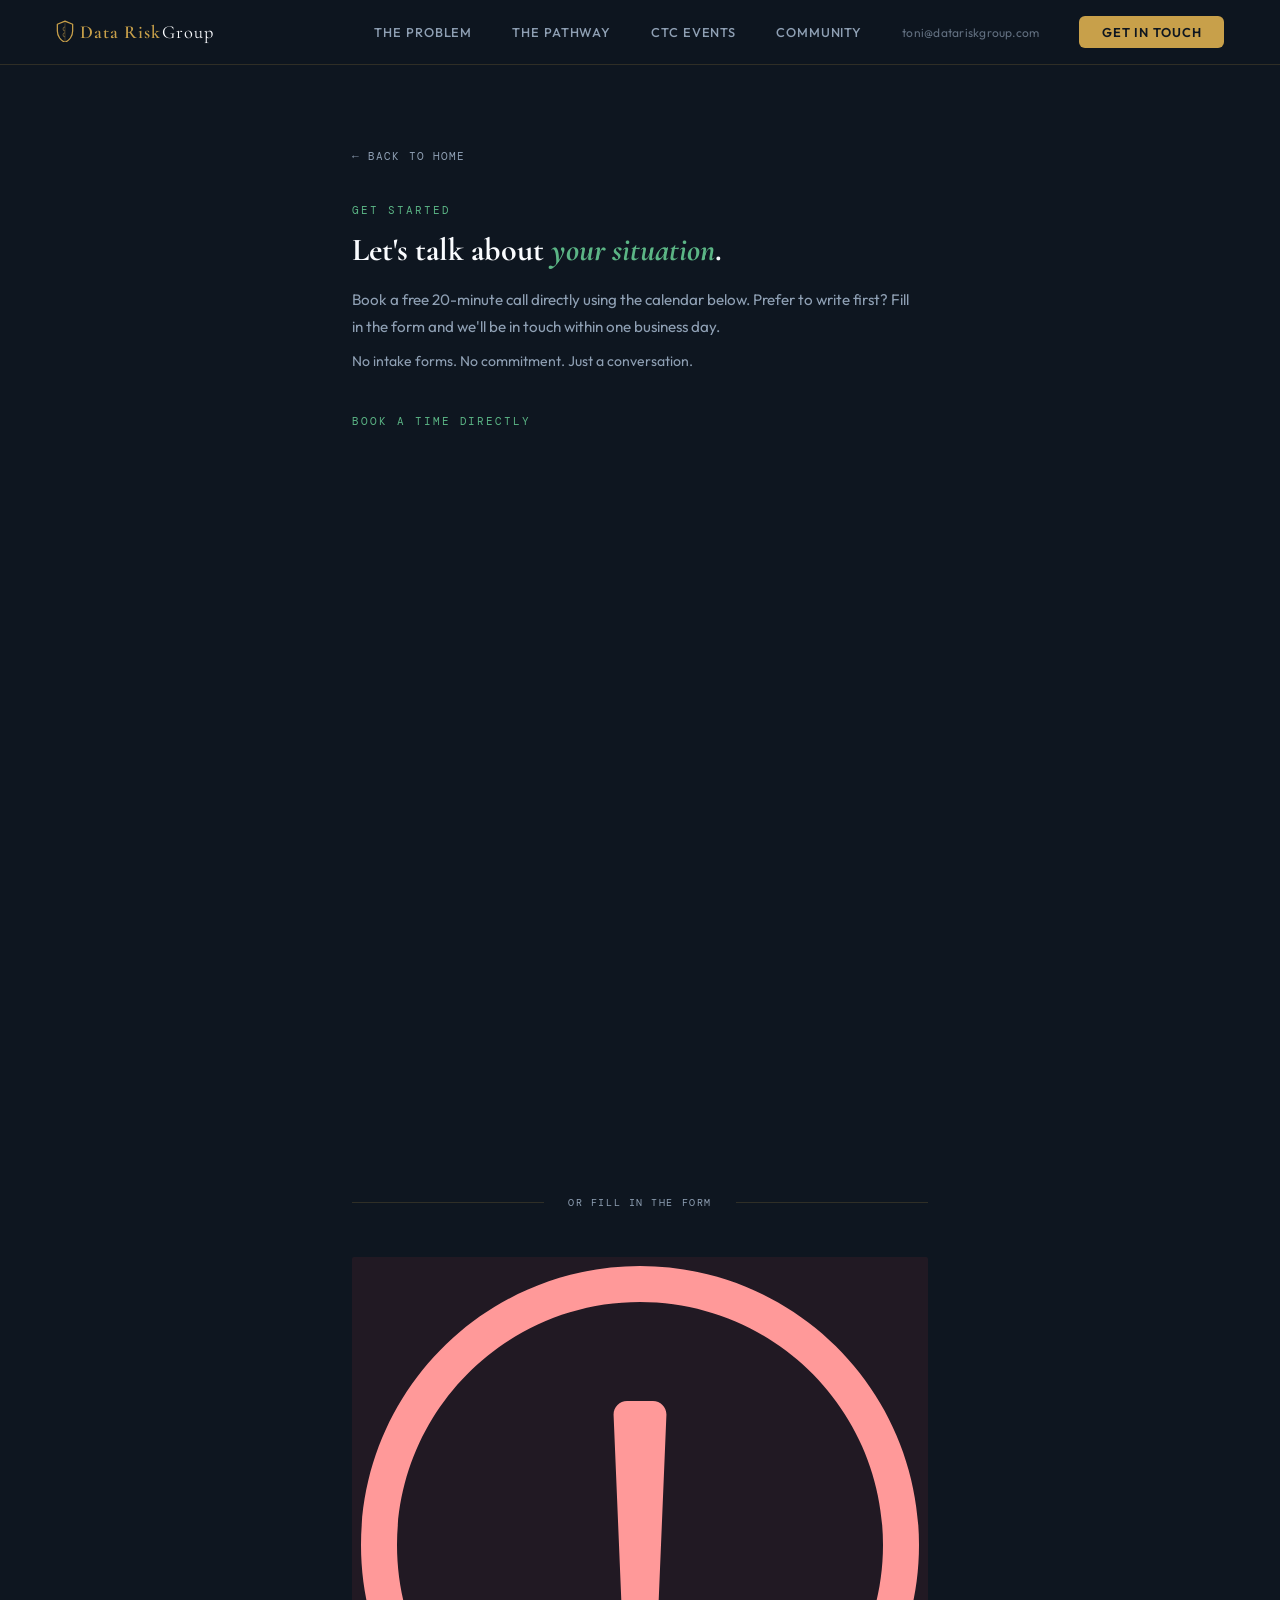
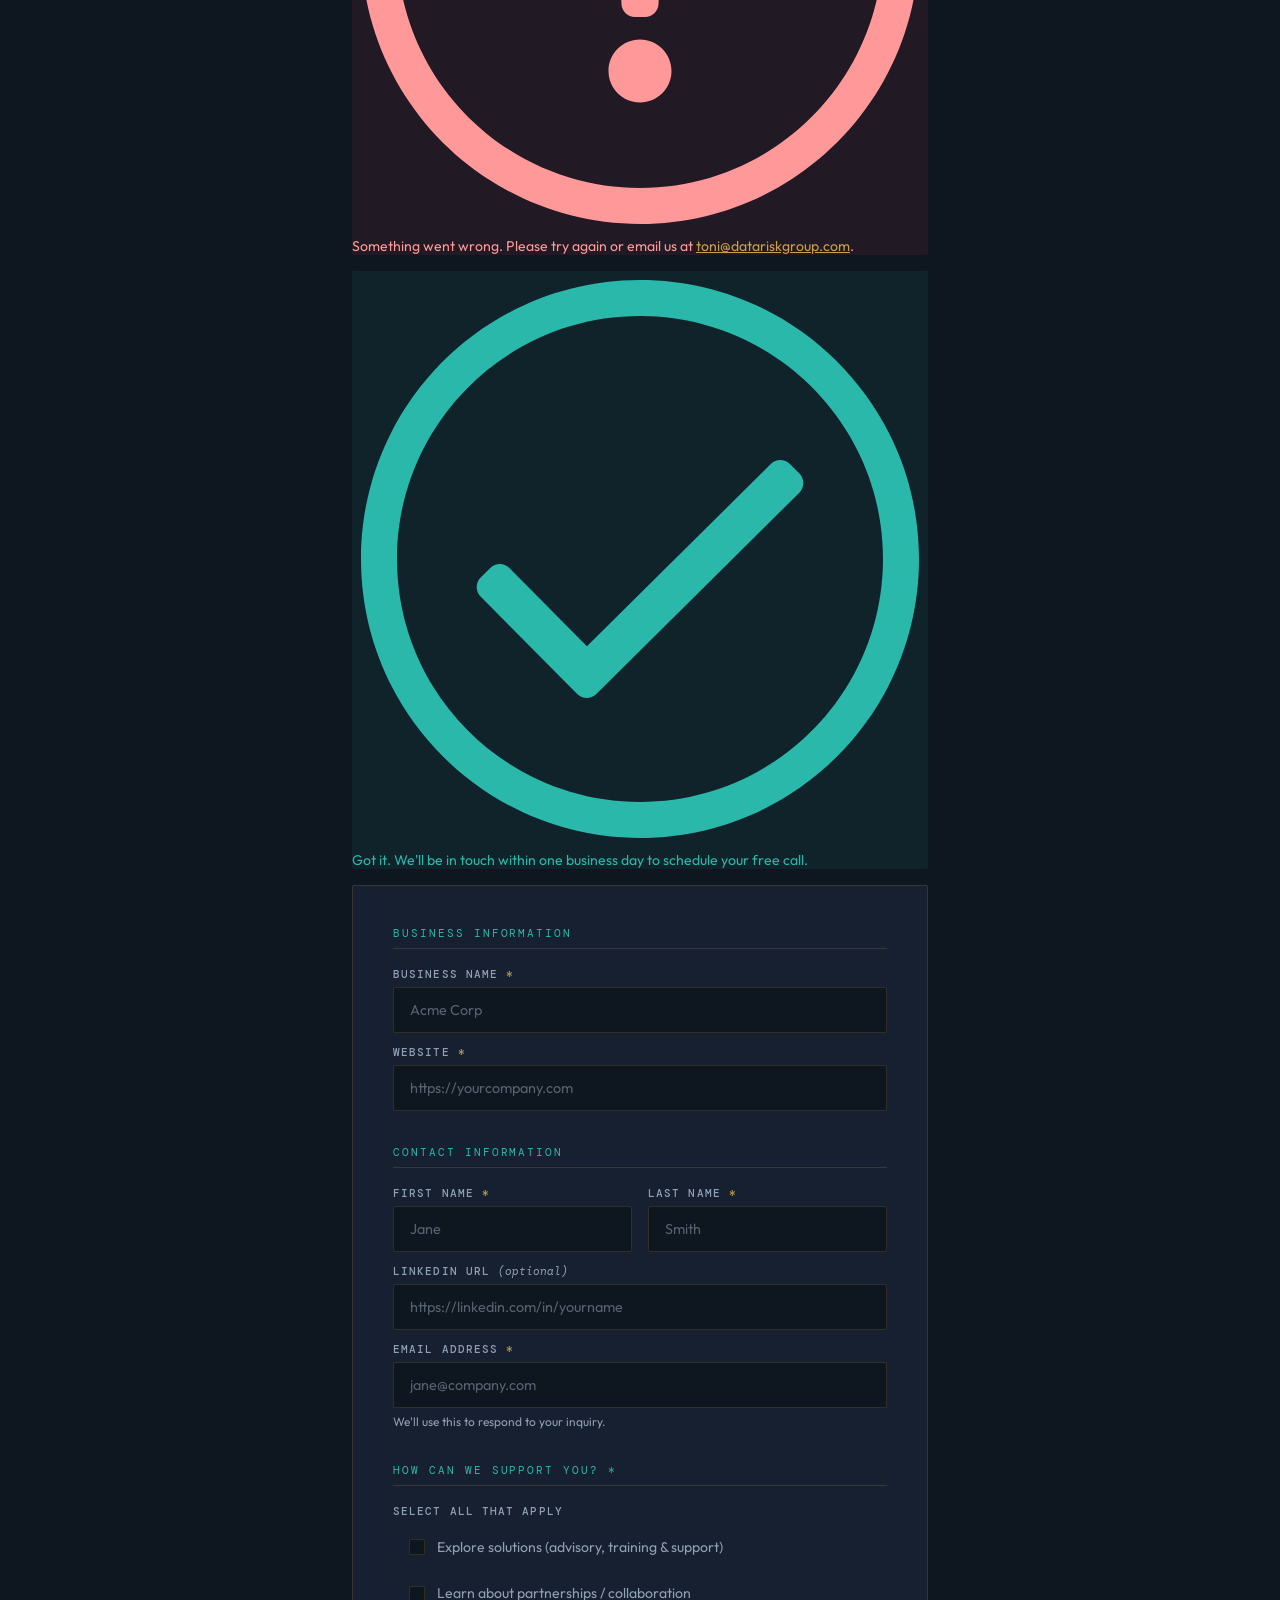
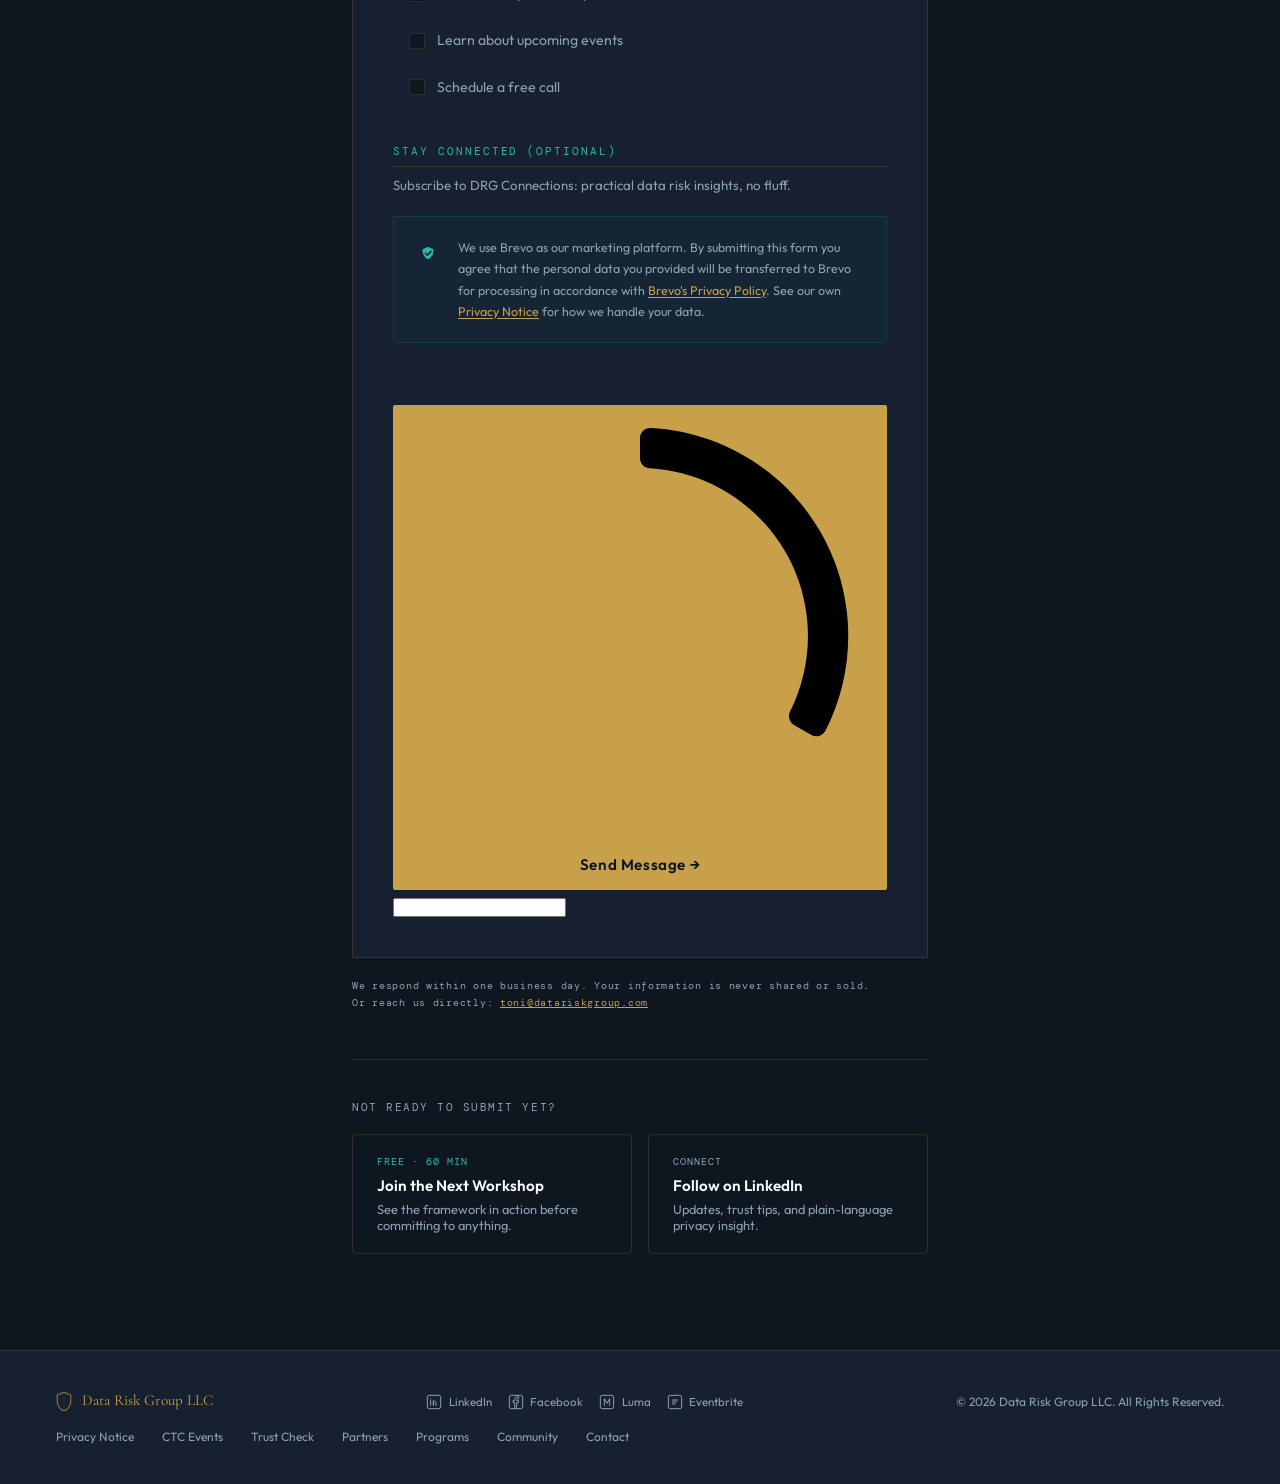
<file: contact.html>
<!DOCTYPE html>
<html lang="en">
<head>
  <meta charset="UTF-8">
  <meta name="viewport" content="width=device-width, initial-scale=1.0">
  <title>Book a Free Call — Data Risk Group</title>
  <meta name="description" content="Schedule a free, no-pressure call with Data Risk Group. Tell us what you're working on and we'll tell you honestly whether we can help.">

  <!-- Favicon -->
  <link rel="icon" href="images/favicon.ico" sizes="any">
  <link rel="icon" href="images/favicon.svg" type="image/svg+xml">
  <link rel="apple-touch-icon" href="images/favicon.png">

  <!-- Open Graph -->
  <meta property="og:type"        content="website">
  <meta property="og:url"         content="https://datariskgroup.com/contact.html">
  <meta property="og:title"       content="Get in Touch — Data Risk Group">
  <meta property="og:description" content="Schedule a free, no-pressure call. Tell us what's going on in your business and we'll tell you honestly whether we can help.">
  <meta property="og:image"       content="https://datariskgroup.com/images/drg-og.jpg">

  <!-- Twitter Card -->
  <meta name="twitter:card"        content="summary_large_image">
  <meta name="twitter:title"       content="Get in Touch — Data Risk Group">
  <meta name="twitter:description" content="Schedule a free, no-pressure call. Tell us what's going on and we'll tell you honestly whether we can help.">
  <meta name="twitter:image"       content="https://datariskgroup.com/images/drg-og.jpg">

  <link rel="preconnect" href="https://fonts.googleapis.com">
  <link rel="preconnect" href="https://fonts.gstatic.com" crossorigin>
  <link href="https://fonts.googleapis.com/css2?family=Cormorant+Garamond:ital,wght@0,400;0,600;0,700;1,400;1,600&family=Outfit:wght@300;400;500;600&family=DM+Mono:wght@400;500&display=swap" rel="stylesheet">

  <!-- Calendly -->
  <link rel="stylesheet" href="https://assets.calendly.com/assets/external/widget.css">

  <!-- Brevo form base styles -->
  <link rel="stylesheet" href="https://sibforms.com/forms/end-form/build/sib-styles.css">

  <!-- Site styles — loads after Brevo so overrides take full effect -->
  <link rel="stylesheet" href="css/styles.css">
</head>
<body class="page-contact">

<!-- NAV -->
<nav id="nav">
  <a href="index.html" class="logo">
    <svg class="logo-shield" width="18" height="22" viewBox="0 0 20 24" fill="none" xmlns="http://www.w3.org/2000/svg" aria-hidden="true">
      <path d="M10 1L1.5 4.5V12c0 5.8 3.8 10.8 8.5 12.5C14.7 22.8 18.5 17.8 18.5 12V4.5L10 1z" stroke="currentColor" stroke-width="1.4" stroke-linejoin="round"/>
      <line x1="10" y1="1" x2="10" y2="24.5" stroke="currentColor" stroke-width="0.7" opacity="0.45"/>
      <path d="M10 7.5 Q7.8 7.5 7.8 9.8 Q7.8 12 10 12" stroke="currentColor" stroke-width="0.8" fill="none" opacity="0.7"/>
      <path d="M10 14 Q7.8 14 7.8 16.3 Q7.8 18.5 10 18.5" stroke="currentColor" stroke-width="0.8" fill="none" opacity="0.7"/>
    </svg>
    Data Risk<span> Group</span>
  </a>
  <div class="nav-r" id="nav-menu">
    <a href="index.html#problem">The Problem</a>
    <a href="index.html#pathway">The Pathway</a>
    <a href="index.html#sessions">CTC Events</a>
    <a href="community.html">Community</a>
    <a href="mailto:toni@datariskgroup.com" class="nav-email">toni@datariskgroup.com</a>
    <a href="contact.html" class="nav-cta">Get in Touch</a>
  </div>
  <button class="hamburger" id="hamburger" aria-label="Toggle navigation" aria-expanded="false">
    <span></span>
    <span></span>
    <span></span>
  </button>
</nav>

<div class="contact-wrap">
  <a href="index.html" class="back-link">← Back to home</a>

  <div class="lbl">Get Started</div>
  <h1 class="sh">Let's talk about <em>your situation</em>.</h1>
  <p style="color:var(--smoke); margin-top:1rem; font-size:.95rem; line-height:1.8; max-width:560px;">
    Book a free 20-minute call directly using the calendar below. Prefer to write first? Fill in the form and we'll be in touch within one business day.
  </p>
  <p style="color:var(--smoke); margin-top:.6rem; font-size:.88rem; line-height:1.7; margin-bottom:2.5rem;">
    No intake forms. No commitment. Just a conversation.
  </p>

  <!-- ── CALENDLY EMBED ── -->
  <div class="calendly-wrap">
    <div class="lbl" style="margin-bottom:1.25rem;">Book a time directly</div>
    <div
      class="calendly-inline-widget"
      data-url="https://calendly.com/toni-datariskgroup/trust-growth-check-in?hide_gdpr_banner=1&background_color=162031&text_color=fafcff&primary_color=c9a55a"
      style="min-width:320px; height:700px;">
    </div>
  </div>

  <!-- Divider -->
  <div style="display:flex; align-items:center; gap:1.5rem; margin:3rem 0; max-width:640px;">
    <div style="flex:1; height:1px; background:var(--rule);"></div>
    <span style="font-family:'DM Mono',monospace; font-size:.65rem; letter-spacing:.15em; text-transform:uppercase; color:var(--smoke); white-space:nowrap;">Or fill in the form</span>
    <div style="flex:1; height:1px; background:var(--rule);"></div>
  </div>

  <!-- ── BREVO FORM ── -->
  <div class="brevo-form-wrap">
    <div id="sib-form-container" class="sib-form-container">

      <!-- Error banner -->
      <div id="error-message" class="sib-form-message-panel brevo-msg brevo-msg--error">
        <div class="sib-form-message-panel__text sib-form-message-panel__text--center">
          <svg viewBox="0 0 512 512" class="sib-icon sib-notification__icon">
            <path d="M256 40c118.621 0 216 96.075 216 216 0 119.291-96.61 216-216 216-119.244 0-216-96.562-216-216 0-119.203 96.602-216 216-216m0-32C119.043 8 8 119.083 8 256c0 136.997 111.043 248 248 248s248-111.003 248-248C504 119.083 392.957 8 256 8zm-11.49 120h22.979c6.823 0 12.274 5.682 11.99 12.5l-7 168c-.268 6.428-5.556 11.5-11.99 11.5h-8.979c-6.433 0-11.722-5.073-11.99-11.5l-7-168c-.283-6.818 5.167-12.5 11.99-12.5zM256 340c-15.464 0-28 12.536-28 28s12.536 28 28 28 28-12.536 28-28-12.536-28-28-28z"/>
          </svg>
          <span class="sib-form-message-panel__inner-text">
            Something went wrong. Please try again or email us at
            <a href="mailto:toni@datariskgroup.com">toni@datariskgroup.com</a>.
          </span>
        </div>
      </div>

      <!-- Success banner -->
      <div id="success-message" class="sib-form-message-panel brevo-msg brevo-msg--success">
        <div class="sib-form-message-panel__text sib-form-message-panel__text--center">
          <svg viewBox="0 0 512 512" class="sib-icon sib-notification__icon">
            <path d="M256 8C119.033 8 8 119.033 8 256s111.033 248 248 248 248-111.033 248-248S392.967 8 256 8zm0 464c-118.664 0-216-96.055-216-216 0-118.663 96.055-216 216-216 118.664 0 216 96.055 216 216 0 118.663-96.055 216-216 216zm141.63-274.961L217.15 376.071c-4.705 4.667-12.303 4.637-16.97-.068l-85.878-86.572c-4.667-4.705-4.637-12.303.068-16.97l8.52-8.451c4.705-4.667 12.303-4.637 16.97.068l68.976 69.533 163.441-162.13c4.705-4.667 12.303-4.637 16.97.068l8.451 8.52c4.668 4.705 4.637 12.303-.068 16.97z"/>
          </svg>
          <span class="sib-form-message-panel__inner-text">
            Got it. We'll be in touch within one business day to schedule your free call.
          </span>
        </div>
      </div>

      <div id="sib-container" class="sib-container--large sib-container--vertical">
        <form id="sib-form" method="POST"
          action="https://31039984.sibforms.com/serve/[base64]"
          data-type="subscription">

          <!-- ── BUSINESS INFORMATION ── -->
          <div class="brevo-section-label">Business Information</div>

          <div class="sib-input sib-form-block">
            <div class="form__entry entry_block">
              <div class="form__label-row">
                <label class="entry__label" for="BUSINESSNAME">Business Name <span class="req">*</span></label>
                <div class="entry__field">
                  <input class="input" maxlength="200" type="text" id="BUSINESSNAME" name="BUSINESSNAME"
                    autocomplete="organization" placeholder="Acme Corp"
                    data-required="true" required />
                </div>
              </div>
              <label class="entry__error entry__error--primary"></label>
            </div>
          </div>

          <div class="sib-input sib-form-block">
            <div class="form__entry entry_block">
              <div class="form__label-row">
                <label class="entry__label" for="WEBSITE">Website <span class="req">*</span></label>
                <div class="entry__field">
                  <input class="input" maxlength="200" type="text" id="WEBSITE" name="WEBSITE"
                    autocomplete="url" placeholder="https://yourcompany.com"
                    data-required="true" required />
                </div>
              </div>
              <label class="entry__error entry__error--primary"></label>
            </div>
          </div>

          <!-- ── CONTACT INFORMATION ── -->
          <div class="brevo-section-label">Contact Information</div>

          <div class="brevo-row">
            <div class="sib-input sib-form-block">
              <div class="form__entry entry_block">
                <div class="form__label-row">
                  <label class="entry__label" for="FIRSTNAME">First Name <span class="req">*</span></label>
                  <div class="entry__field">
                    <input class="input" maxlength="200" type="text" id="FIRSTNAME" name="FIRSTNAME"
                      autocomplete="given-name" placeholder="Jane"
                      data-required="true" required />
                  </div>
                </div>
                <label class="entry__error entry__error--primary"></label>
              </div>
            </div>

            <div class="sib-input sib-form-block">
              <div class="form__entry entry_block">
                <div class="form__label-row">
                  <label class="entry__label" for="LASTNAME">Last Name <span class="req">*</span></label>
                  <div class="entry__field">
                    <input class="input" maxlength="200" type="text" id="LASTNAME" name="LASTNAME"
                      autocomplete="family-name" placeholder="Smith"
                      data-required="true" required />
                  </div>
                </div>
                <label class="entry__error entry__error--primary"></label>
              </div>
            </div>
          </div>

          <div class="sib-input sib-form-block">
            <div class="form__entry entry_block">
              <div class="form__label-row">
                <label class="entry__label" for="LINKEDIN">
                  LinkedIn URL <span class="optional">(optional)</span>
                </label>
                <div class="entry__field">
                  <input class="input" maxlength="200" type="text" id="LINKEDIN" name="LINKEDIN"
                    autocomplete="off" placeholder="https://linkedin.com/in/yourname" />
                </div>
              </div>
              <label class="entry__error entry__error--primary"></label>
            </div>
          </div>

          <div class="sib-input sib-form-block">
            <div class="form__entry entry_block">
              <div class="form__label-row">
                <label class="entry__label" for="EMAIL">Email Address <span class="req">*</span></label>
                <div class="entry__field">
                  <input class="input" type="email" id="EMAIL" name="EMAIL"
                    autocomplete="email" placeholder="jane@company.com"
                    data-required="true" required />
                </div>
              </div>
              <label class="entry__error entry__error--primary"></label>
              <label class="entry__specification">We'll use this to respond to your inquiry.</label>
            </div>
          </div>

          <!-- ── HOW CAN WE SUPPORT YOU ── -->
          <div class="brevo-section-label">How Can We Support You? <span class="req">*</span></div>

          <div class="sib-checkbox-group sib-form-block" data-required="true">
            <div class="form__entry entry_mcq">
              <div class="form__label-row">
                <label class="entry__label brevo-checkbox-hint">Select all that apply</label>
                <div class="brevo-checkbox-list">
                  <div class="entry__choice">
                    <label class="checkbox__label">
                      <input type="checkbox" class="input_replaced"
                        name="CONTACT_INTEREST[]"
                        value="Explore solutions (courses, programs &amp; support)"
                        data-required="true" />
                      <span class="checkbox checkbox_tick_positive"></span>
                      <span class="brevo-checkbox-text">Explore solutions (advisory, training &amp; support)</span>
                    </label>
                  </div>
                  <div class="entry__choice">
                    <label class="checkbox__label">
                      <input type="checkbox" class="input_replaced"
                        name="CONTACT_INTEREST[]"
                        value="Learn about partnerships/collaboration"
                        data-required="true" />
                      <span class="checkbox checkbox_tick_positive"></span>
                      <span class="brevo-checkbox-text">Learn about partnerships / collaboration</span>
                    </label>
                  </div>
                  <div class="entry__choice">
                    <label class="checkbox__label">
                      <input type="checkbox" class="input_replaced"
                        name="CONTACT_INTEREST[]"
                        value="Learn about upcoming events"
                        data-required="true" />
                      <span class="checkbox checkbox_tick_positive"></span>
                      <span class="brevo-checkbox-text">Learn about upcoming events</span>
                    </label>
                  </div>
                  <div class="entry__choice">
                    <label class="checkbox__label">
                      <input type="checkbox" class="input_replaced"
                        name="CONTACT_INTEREST[]"
                        value="Schedule a call"
                        data-required="true" />
                      <span class="checkbox checkbox_tick_positive"></span>
                      <span class="brevo-checkbox-text">Schedule a free call</span>
                    </label>
                  </div>
                </div>
              </div>
              <label class="entry__error entry__error--primary"></label>
            </div>
          </div>

          <!-- ── STAY CONNECTED ── -->
          <div class="brevo-section-label">Stay Connected <span class="optional">(optional)</span></div>
          <p class="brevo-section-desc">Subscribe to DRG Connections: practical data risk insights, no fluff.</p>

          <!-- ── BREVO GDPR DECLARATION ── -->
          <div class="brevo-declaration">
            <svg class="brevo-declaration__icon" viewBox="0 0 63 63" xmlns="http://www.w3.org/2000/svg" aria-hidden="true">
              <path d="M42.463 22.414l-10-4.22a2.48 2.48 0 00-1.921 0l-10 4.22A2.529 2.529 0 0019 24.75c0 10.47 5.964 17.705 11.537 20.057a2.48 2.48 0 001.921 0C36.921 42.924 44 36.421 44 24.75a2.532 2.532 0 00-1.537-2.336zm-2.46 6.023l-9.583 9.705a.83.83 0 01-1.177 0l-5.416-5.485a.855.855 0 010-1.192l1.177-1.192a.83.83 0 011.177 0l3.65 3.697 7.819-7.916a.83.83 0 011.177 0l1.177 1.191a.843.843 0 010 1.192z" fill="var(--teal)"/>
            </svg>
            <p>
              We use Brevo as our marketing platform. By submitting this form you agree that the personal data you provided will be transferred to Brevo for processing in accordance with
              <a href="https://www.brevo.com/en/legal/privacypolicy/" target="_blank" rel="noopener">Brevo's Privacy Policy</a>.
              See our own <a href="privacy.html">Privacy Notice</a> for how we handle your data.
            </p>
          </div>

          <!-- ── CLOUDFLARE TURNSTILE CAPTCHA ── -->
          <div class="sib-captcha sib-form-block">
            <div class="form__entry entry_block">
              <div class="form__label-row">
                <script>
                  function handleCaptchaResponse() {
                    var event = new Event('captchaChange');
                    document.getElementById('sib-captcha').dispatchEvent(event);
                  }
                </script>
                <div class="g-recaptcha sib-visible-recaptcha"
                  id="sib-captcha"
                  data-sitekey="0x4AAAAAAC8PVihDiVxKm93-"
                  data-callback="handleCaptchaResponse"
                  data-theme="dark">
                </div>
              </div>
              <label class="entry__error entry__error--primary"></label>
            </div>
          </div>

          <!-- ── SUBMIT ── -->
          <div class="sib-form-block brevo-submit-block">
            <button class="sib-form-block__button sib-form-block__button-with-loader" form="sib-form" type="submit">
              <svg class="icon clickable__icon progress-indicator__icon sib-hide-loader-icon" viewBox="0 0 512 512">
                <path d="M460.116 373.846l-20.823-12.022c-5.541-3.199-7.54-10.159-4.663-15.874 30.137-59.886 28.343-131.652-5.386-189.946-33.641-58.394-94.896-95.833-161.827-99.676C261.028 55.961 256 50.751 256 44.352V20.309c0-6.904 5.808-12.337 12.703-11.982 83.556 4.306 160.163 50.864 202.11 123.677 42.063 72.696 44.079 162.316 6.031 236.832-3.14 6.148-10.75 8.461-16.728 5.01z"/>
              </svg>
              Send Message →
            </button>
          </div>

          <!-- Brevo required hidden fields -->
          <input type="text" name="email_address_check" value="" class="input--hidden">
          <input type="hidden" name="locale" value="en">
        </form>
      </div>
    </div>
  </div>
  <!-- ── END BREVO FORM ── -->

  <p class="form-note" style="margin-top:1.25rem; text-align:left;">
    We respond within one business day. Your information is never shared or sold.<br>
    Or reach us directly: <a href="mailto:toni@datariskgroup.com" style="color:var(--gold);">toni@datariskgroup.com</a>
  </p>

  <!-- NOT READY YET STRIP -->
  <div style="margin-top:3rem; padding-top:2.5rem; border-top:1px solid var(--rule);">
    <div style="font-family:'DM Mono',monospace; font-size:.68rem; letter-spacing:.14em; text-transform:uppercase; color:var(--smoke); margin-bottom:1.25rem;">Not ready to submit yet?</div>
    <div style="display:flex; flex-wrap:wrap; gap:1rem; align-items:stretch;">
      <a href="index.html#sessions" style="display:flex; flex-direction:column; gap:.25rem; padding:1.25rem 1.5rem; border:1px solid var(--rule); border-radius:4px; text-decoration:none; flex:1; min-width:200px; transition:border-color .2s;" onmouseover="this.style.borderColor='var(--gold)'" onmouseout="this.style.borderColor='var(--rule)'">
        <span style="font-family:'DM Mono',monospace; font-size:.65rem; letter-spacing:.1em; text-transform:uppercase; color:var(--teal);">Free · 60 min</span>
        <span style="font-family:'Outfit',sans-serif; font-size:.95rem; font-weight:600; color:var(--white); margin-top:.2rem;">Join the Next Workshop</span>
        <span style="font-size:.8rem; color:var(--smoke); margin-top:.15rem;">See the framework in action before committing to anything.</span>
      </a>
      <a href="https://www.linkedin.com/in/toniadumas/" target="_blank" rel="noopener" style="display:flex; flex-direction:column; gap:.25rem; padding:1.25rem 1.5rem; border:1px solid var(--rule); border-radius:4px; text-decoration:none; flex:1; min-width:200px; transition:border-color .2s;" onmouseover="this.style.borderColor='var(--gold)'" onmouseout="this.style.borderColor='var(--rule)'">
        <span style="font-family:'DM Mono',monospace; font-size:.65rem; letter-spacing:.1em; text-transform:uppercase; color:var(--smoke);">Connect</span>
        <span style="font-family:'Outfit',sans-serif; font-size:.95rem; font-weight:600; color:var(--white); margin-top:.2rem;">Follow on LinkedIn</span>
        <span style="font-size:.8rem; color:var(--smoke); margin-top:.15rem;">Updates, trust tips, and plain-language privacy insight.</span>
      </a>
    </div>
  </div>
</div>

<!-- FOOTER -->
<footer>
  <div class="f-brand">
    <svg width="16" height="20" viewBox="0 0 20 24" fill="none" xmlns="http://www.w3.org/2000/svg" aria-hidden="true" style="color:var(--gold);opacity:.7;vertical-align:middle;margin-right:.4rem;margin-bottom:2px;"><path d="M10 1L1.5 4.5V12c0 5.8 3.8 10.8 8.5 12.5C14.7 22.8 18.5 17.8 18.5 12V4.5L10 1z" stroke="currentColor" stroke-width="1.4" stroke-linejoin="round"/><line x1="10" y1="1" x2="10" y2="24.5" stroke="currentColor" stroke-width="0.7" opacity="0.45"/></svg>
    Data Risk Group LLC
  </div>
  <div class="f-social">
    <a href="https://www.linkedin.com/company/data-risk-group/" target="_blank" rel="noopener" class="f-social__link" aria-label="LinkedIn" data-social="linkedin">
      <svg width="16" height="16" viewBox="0 0 24 24" fill="none" xmlns="http://www.w3.org/2000/svg" aria-hidden="true">
        <rect x="2" y="2" width="20" height="20" rx="3" stroke="currentColor" stroke-width="1.5"/>
        <path d="M7 10v7M7 7v.5" stroke="currentColor" stroke-width="1.5" stroke-linecap="round"/>
        <path d="M11 17v-4c0-1.1.9-2 2-2s2 .9 2 2v4" stroke="currentColor" stroke-width="1.5" stroke-linecap="round"/>
        <path d="M11 10v7" stroke="currentColor" stroke-width="1.5" stroke-linecap="round"/>
      </svg>
      LinkedIn
    </a>
    <a href="https://www.facebook.com/share/1CGdYdS8gt/?mibextid=wwXIfr" target="_blank" rel="noopener" class="f-social__link" aria-label="Facebook" data-social="facebook">
      <svg width="16" height="16" viewBox="0 0 24 24" fill="none" xmlns="http://www.w3.org/2000/svg" aria-hidden="true">
        <rect x="2" y="2" width="20" height="20" rx="3" stroke="currentColor" stroke-width="1.5"/>
        <path d="M13 21v-8h2.5l.5-3H13V8.5C13 7.7 13.4 7 14.5 7H16V4.3S15 4 13.8 4C11.6 4 10 5.5 10 8v2H7.5v3H10v8" stroke="currentColor" stroke-width="1.5" stroke-linecap="round" stroke-linejoin="round"/>
      </svg>
      Facebook
    </a>
    <a href="https://luma.com/cultivating-connections-DRG" target="_blank" rel="noopener" class="f-social__link" aria-label="Luma" data-social="luma">
      <svg width="16" height="16" viewBox="0 0 24 24" fill="none" xmlns="http://www.w3.org/2000/svg" aria-hidden="true">
        <rect x="2" y="2" width="20" height="20" rx="3" stroke="currentColor" stroke-width="1.5"/>
        <path d="M8 17V7l4 7 4-7v10" stroke="currentColor" stroke-width="1.5" stroke-linecap="round" stroke-linejoin="round"/>
      </svg>
      Luma
    </a>
    <a href="https://www.eventbrite.com/o/antonia-toni-dumas-121160723458" target="_blank" rel="noopener" class="f-social__link" aria-label="Eventbrite" data-social="eventbrite">
      <svg width="16" height="16" viewBox="0 0 24 24" fill="none" xmlns="http://www.w3.org/2000/svg" aria-hidden="true">
        <rect x="2" y="2" width="20" height="20" rx="3" stroke="currentColor" stroke-width="1.5"/>
        <path d="M8 12h6M8 9h8M8 15h4" stroke="currentColor" stroke-width="1.5" stroke-linecap="round"/>
      </svg>
      Eventbrite
    </a>
  </div>
  <div class="f-copy">© 2026 Data Risk Group LLC. All Rights Reserved.</div>
  <div class="f-links">
    <a href="privacy.html">Privacy Notice</a>
    <a href="index.html#sessions">CTC Events</a>
    <a href="trust-check.html">Trust Check</a>
    <a href="partners.html">Partners</a>
    <a href="programs.html">Programs</a>
    <a href="community.html">Community</a>
    <a href="contact.html">Contact</a>
  </div>
</footer>

<!-- Brevo JS config -->
<script>
  window.REQUIRED_CODE_ERROR_MESSAGE = 'Please choose a country code';
  window.LOCALE = 'en';
  window.EMAIL_INVALID_MESSAGE = window.SMS_INVALID_MESSAGE = "Please enter a valid email address.";
  window.REQUIRED_ERROR_MESSAGE = "This field cannot be left blank.";
  window.GENERIC_INVALID_MESSAGE = "The information provided is invalid. Please review the field format and try again.";
  window.translation = {
    common: {
      selectedList: '{quantity} list selected',
      selectedLists: '{quantity} lists selected',
      selectedOption: '{quantity} selected',
      selectedOptions: '{quantity} selected',
    }
  };
  var AUTOHIDE = Boolean(0);
</script>

<!-- Brevo form engine -->
<script defer src="https://sibforms.com/forms/end-form/build/main.js"></script>

<!--
  Cloudflare Turnstile — loaded in reCAPTCHA compatibility mode.
  The sitekey (0x4AAAAAAC8PVihDiVxKm93-) is a Turnstile key, NOT a Google reCAPTCHA key.
  Using Cloudflare's compat API so Brevo's form engine recognises the response correctly.
-->
<script src="https://challenges.cloudflare.com/turnstile/v0/api.js?compat=recaptcha" async defer></script>

<script src="js/main.js"></script>

<!-- Calendly widget script -->
<script src="https://assets.calendly.com/assets/external/widget.js" type="text/javascript" async></script>
</body>
</html>
</file>
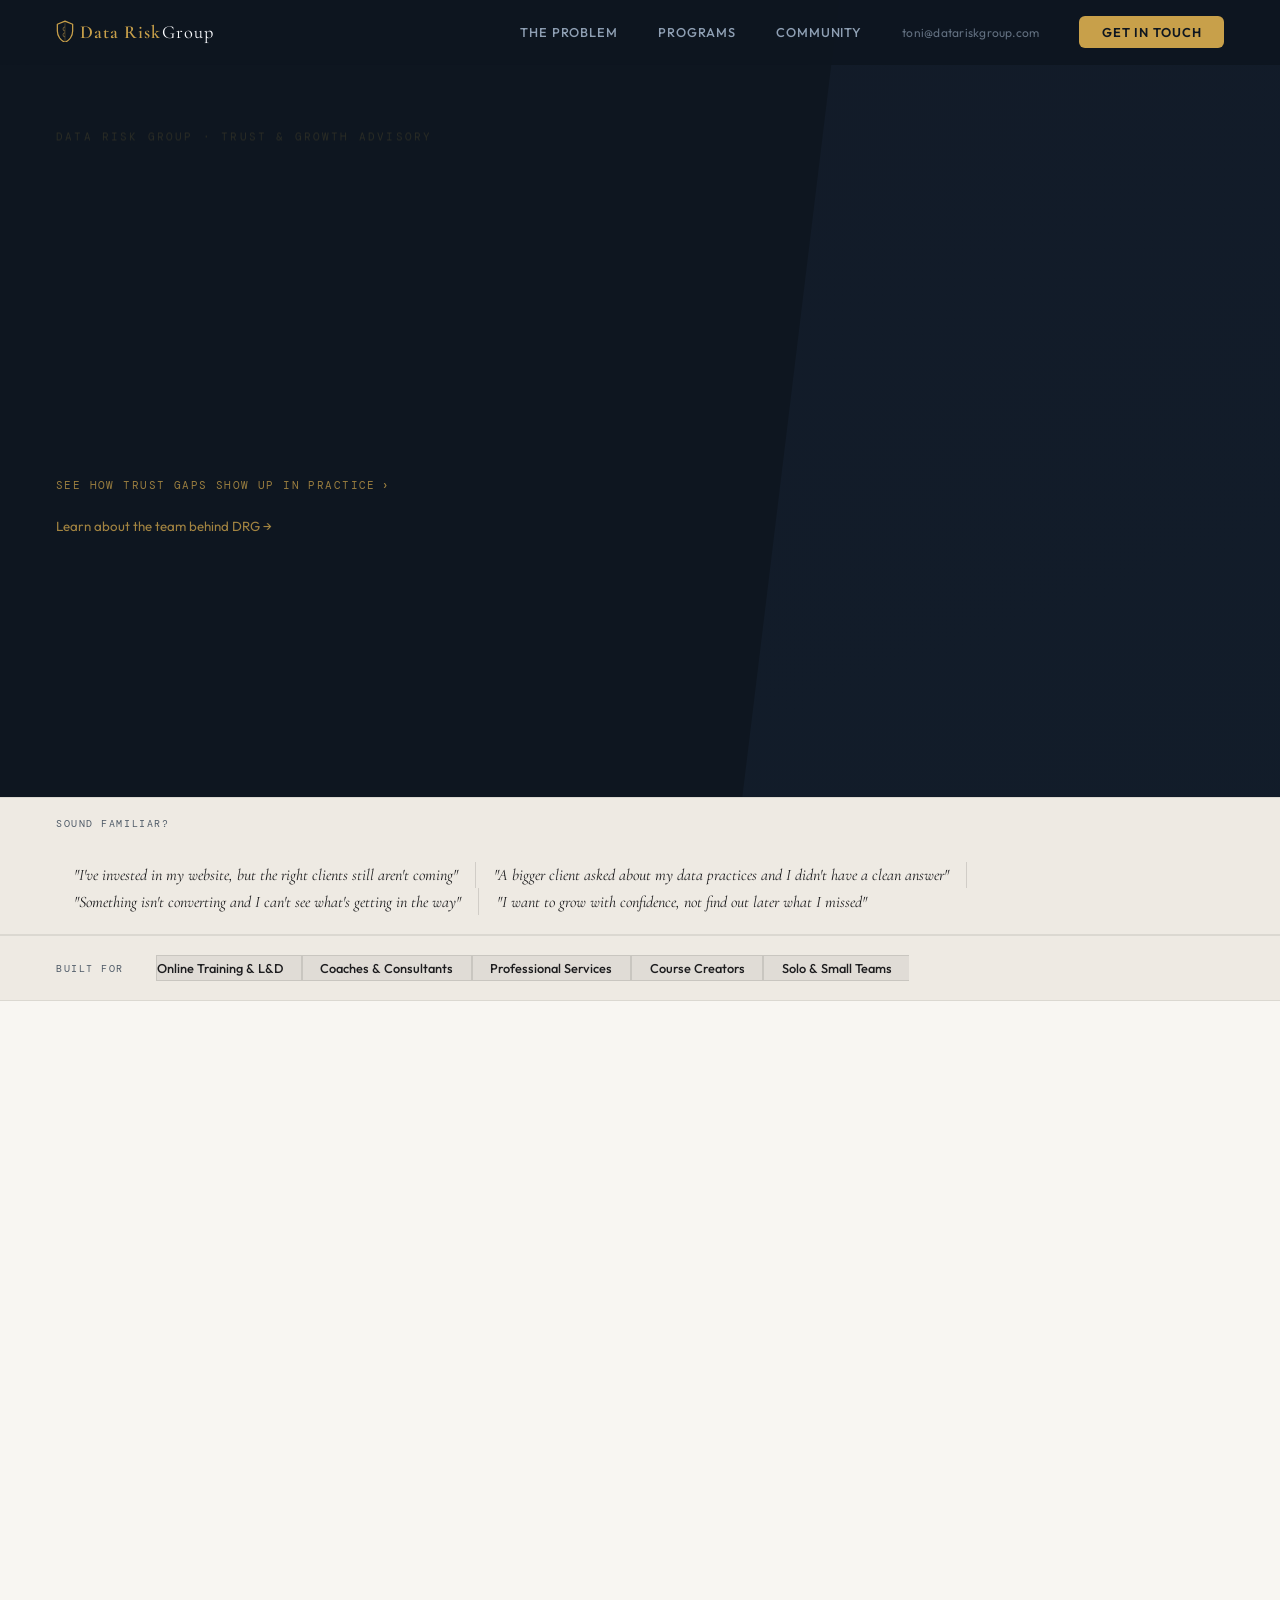
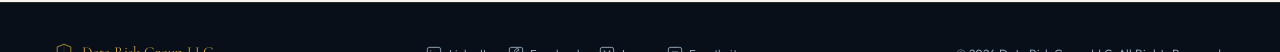
<file: landing-v2.html>
<!DOCTYPE html>
<html>
<head>
  <meta charset="UTF-8">
  <meta http-equiv="refresh" content="0; url=index.html">
  <link rel="canonical" href="https://datariskgroup.com/">
  <title>Redirecting…</title>
</head>
<body>
  <p><a href="index.html">Click here if you are not redirected.</a></p>
</body>
</html>
</file>
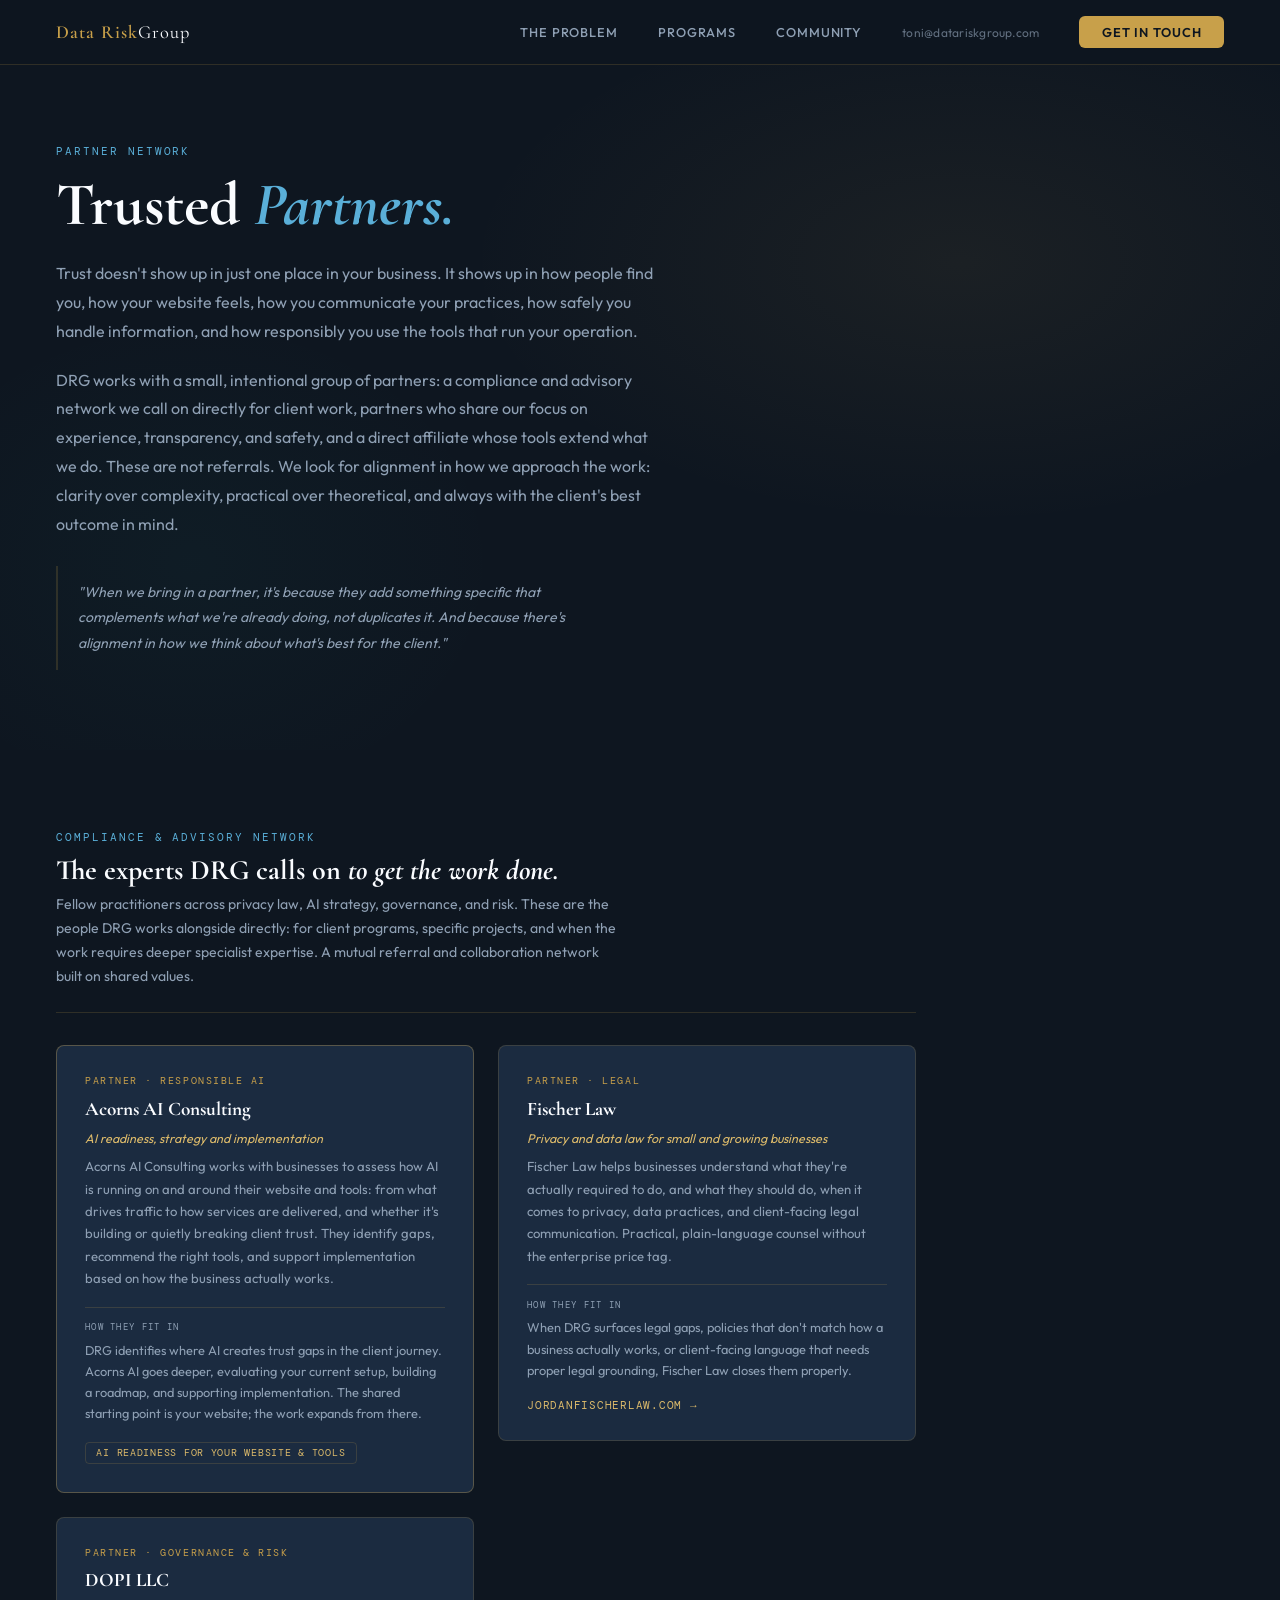
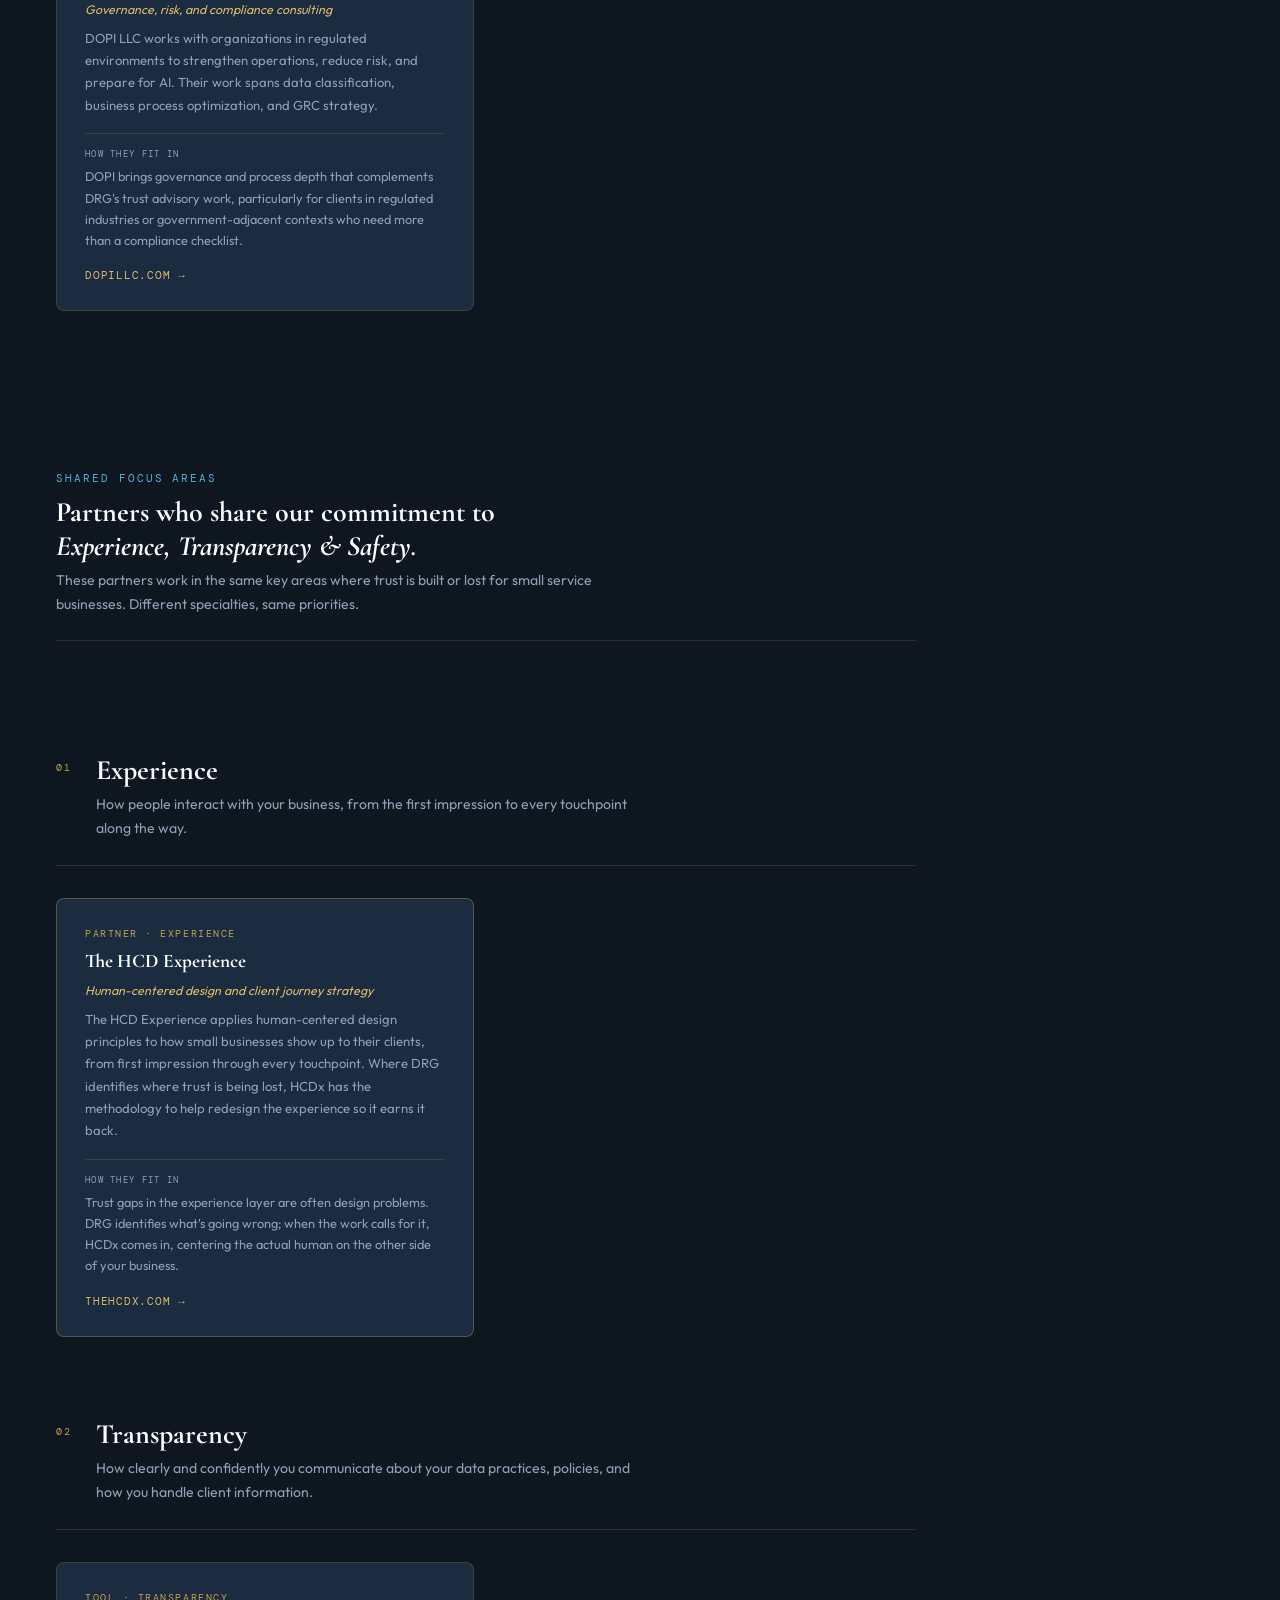
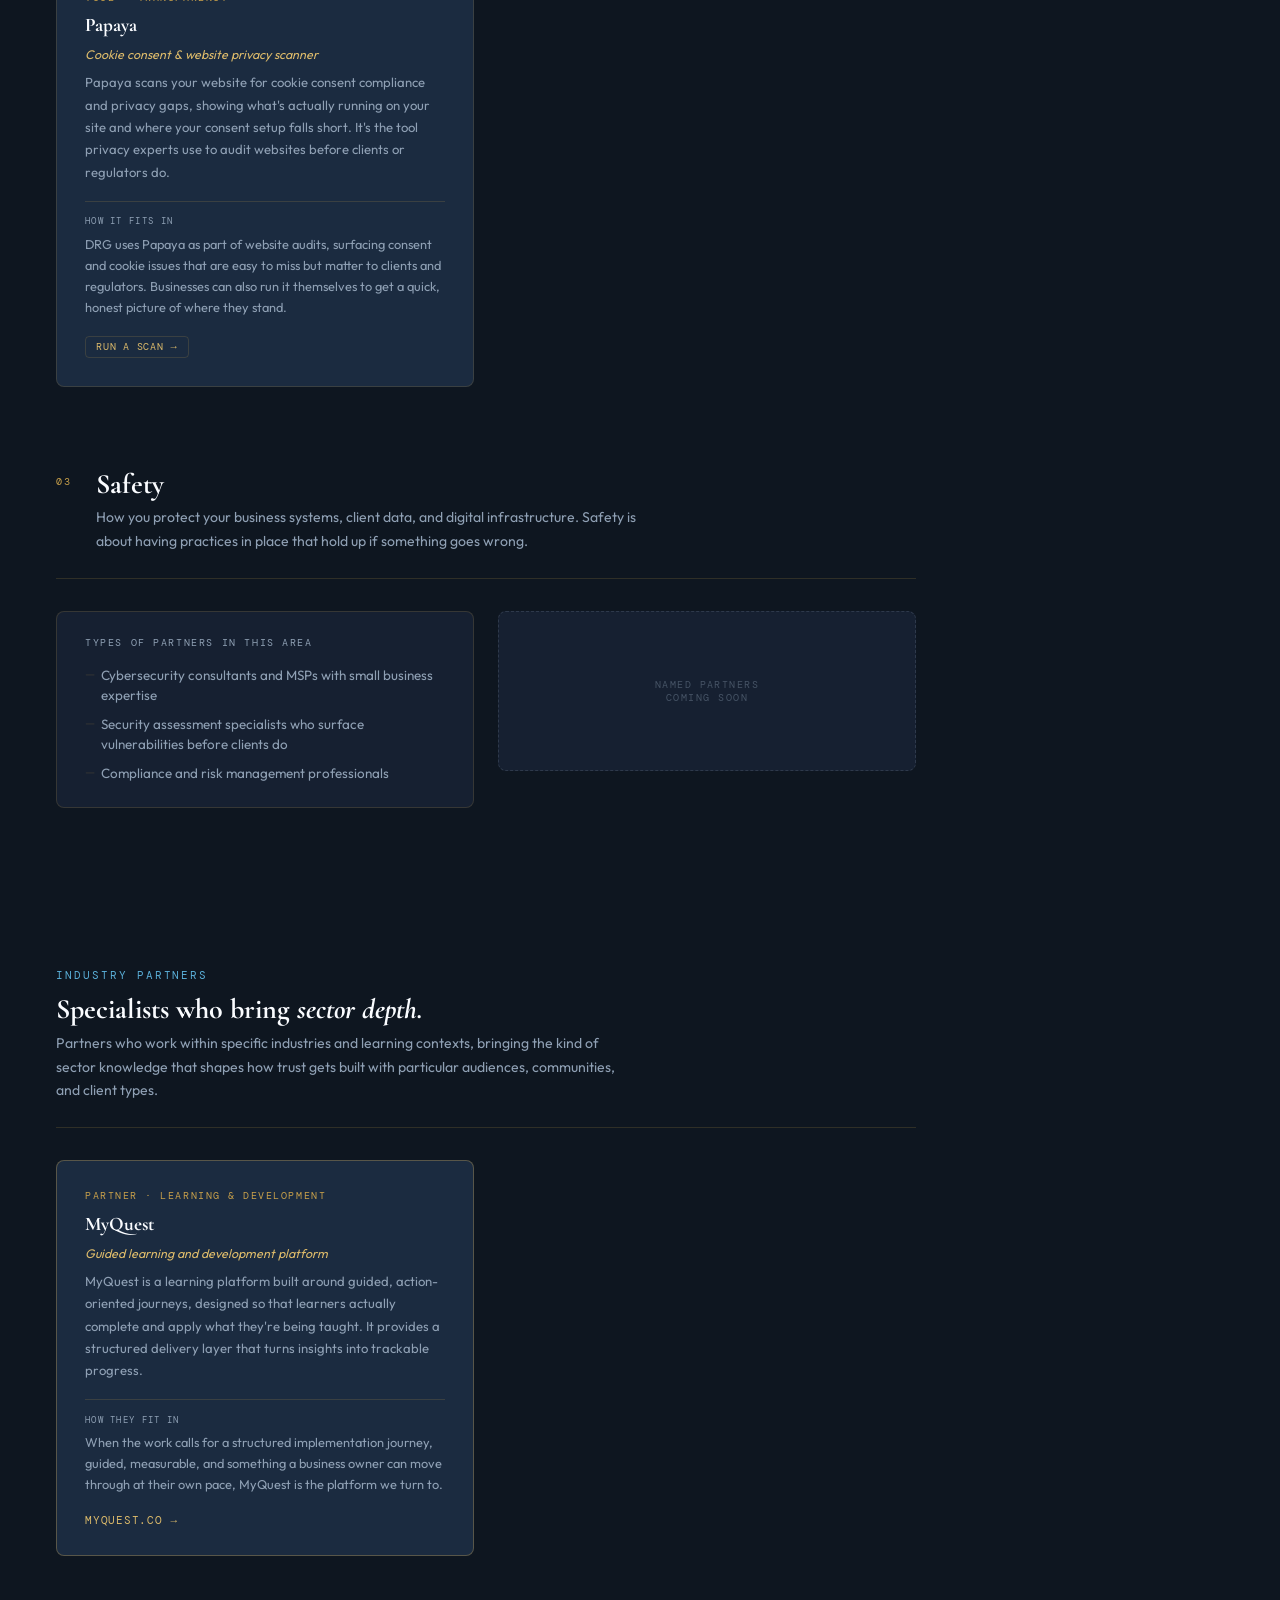
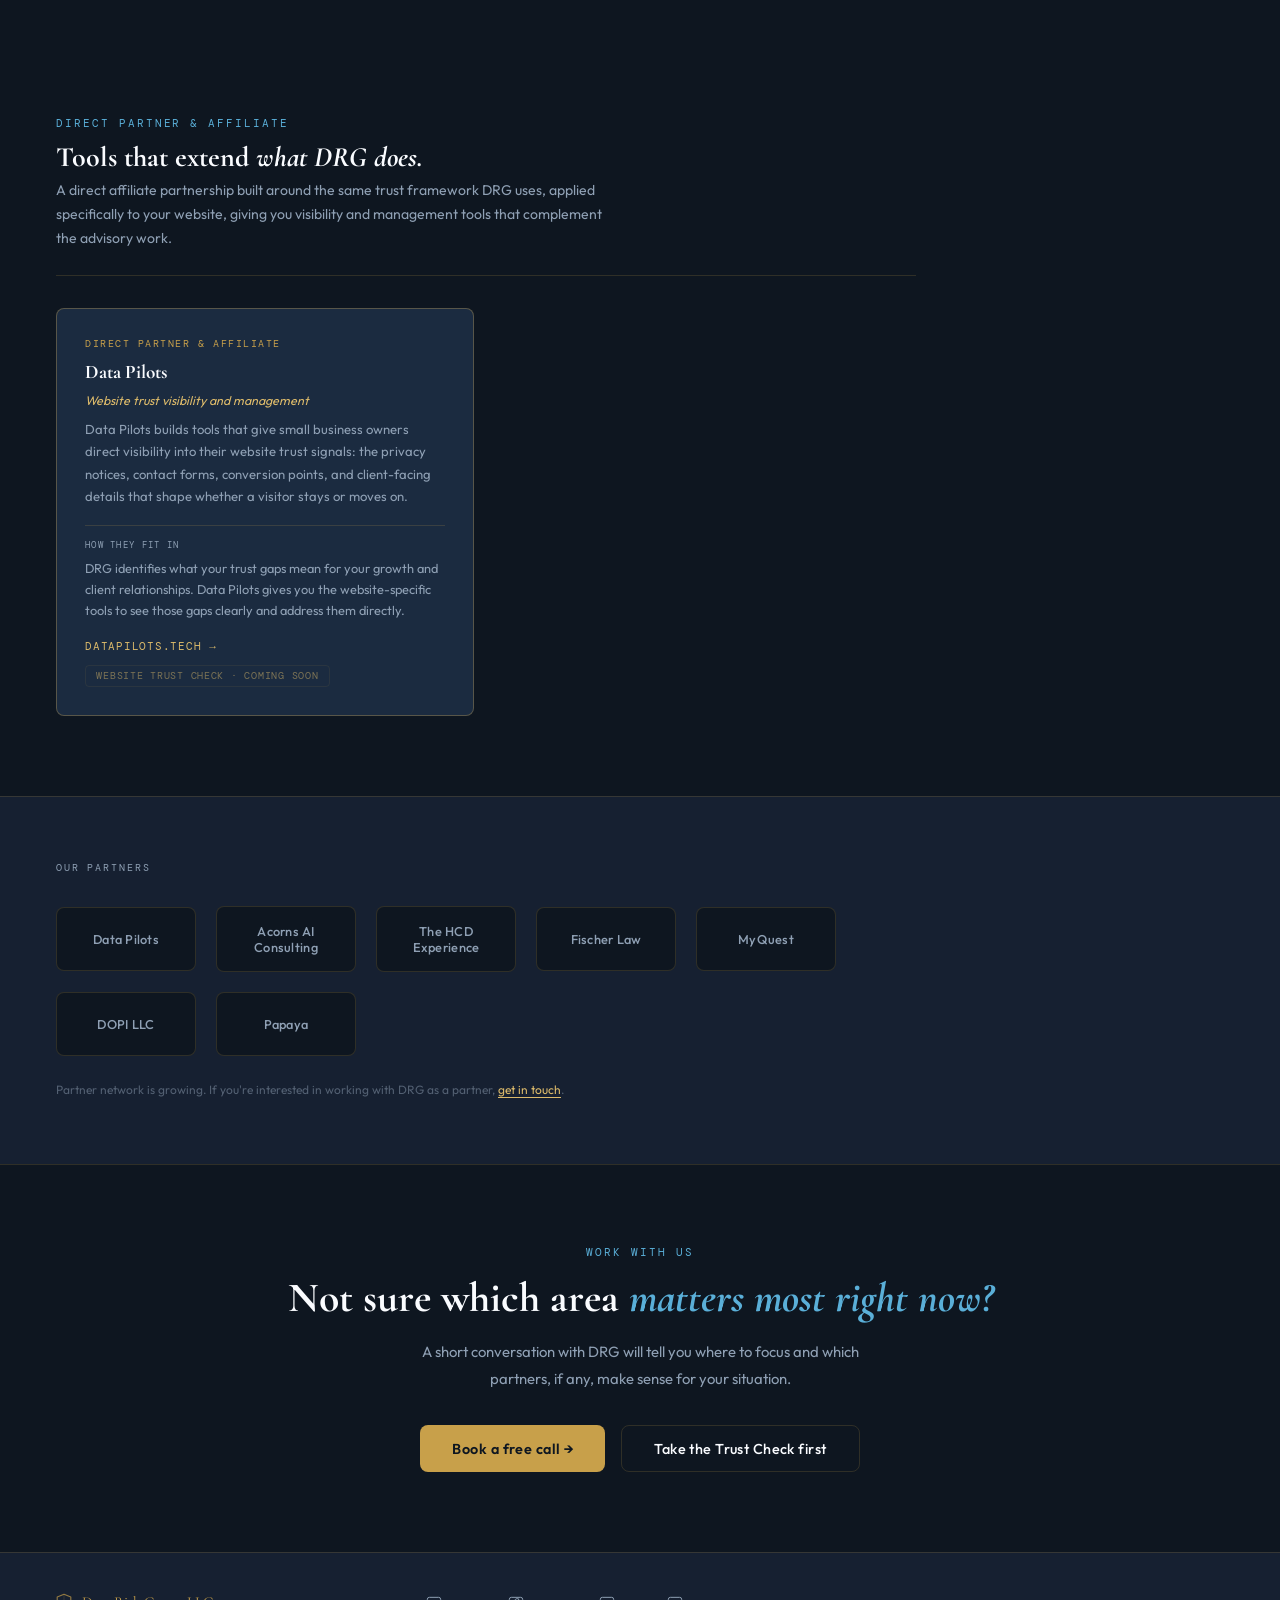
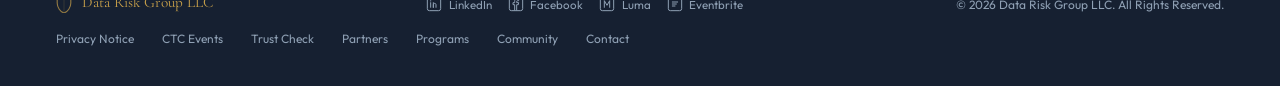
<file: partners.html>
<!DOCTYPE html>
<html lang="en">
<head>
  <meta charset="UTF-8">
  <meta name="viewport" content="width=device-width, initial-scale=1.0">
  <title>Trusted Partners — Data Risk Group</title>
  <meta name="description" content="DRG works with a curated network of trusted partners across experience, transparency, safety, and responsible AI — to help small businesses build trust at every level.">

  <!-- Favicon -->
  <link rel="icon" href="images/favicon.ico" sizes="any">
  <link rel="icon" href="images/favicon.svg" type="image/svg+xml">
  <link rel="apple-touch-icon" href="images/favicon.png">

  <!-- Open Graph -->
  <meta property="og:type"        content="website">
  <meta property="og:url"         content="https://datariskgroup.com/partners.html">
  <meta property="og:title"       content="Trusted Partners — Data Risk Group">
  <meta property="og:description" content="A curated network of partners supporting trusted connections across your business — experience, transparency, safety, and responsible AI.">
  <meta property="og:image"       content="https://datariskgroup.com/images/drg-og.jpg">

  <link rel="preconnect" href="https://fonts.googleapis.com">
  <link rel="preconnect" href="https://fonts.gstatic.com" crossorigin>
  <link href="https://fonts.googleapis.com/css2?family=Cormorant+Garamond:ital,wght@0,400;0,600;0,700;1,400;1,600&family=Outfit:wght@300;400;500;600&family=DM+Mono:wght@400;500&display=swap" rel="stylesheet">
  <link rel="stylesheet" href="css/styles.css">

  <style>
    /* ── PARTNERS PAGE ── */

    .pt-hero {
      padding: 9rem 3.5rem 5rem;
      background: var(--ink);
      position: relative; overflow: hidden;
    }
    .pt-hero::before {
      content: '';
      position: absolute; inset: 0;
      background:
        radial-gradient(ellipse 55% 50% at 75% 35%, rgba(201,165,90,.07) 0%, transparent 70%),
        radial-gradient(ellipse 40% 55% at 15% 75%, rgba(41,184,170,.04) 0%, transparent 60%);
      pointer-events: none;
    }
    .pt-hero__inner {
      position: relative; z-index: 1;
      max-width: 720px;
    }
    .pt-hero h1 {
      font-family: 'Cormorant Garamond', serif;
      font-size: clamp(2.6rem, 5vw, 3.8rem);
      font-weight: 700; line-height: 1.1;
      color: var(--white); margin-bottom: 1.25rem;
    }
    .pt-hero h1 em { color: var(--page-accent); font-style: italic; }
    .pt-hero__intro {
      font-size: 1rem; color: var(--smoke);
      line-height: 1.8; max-width: 600px;
      margin-bottom: 1.25rem;
    }
    .pt-hero__philosophy {
      border-left: 2px solid var(--rule);
      padding: .85rem 1.25rem;
      margin-top: 1.75rem;
      max-width: 560px;
    }
    .pt-hero__philosophy p {
      font-size: .88rem; color: var(--smoke);
      line-height: 1.8; margin: 0;
      font-style: italic;
    }

    /* ── AREA SECTIONS ── */
    .pt-areas {
      padding: 5rem 3.5rem;
      background: var(--ink);
      display: flex; flex-direction: column; gap: 5rem;
    }
    .pt-area { max-width: 860px; }
    .pt-area__header {
      display: flex; align-items: flex-start;
      gap: 1.5rem; margin-bottom: 2rem;
      padding-bottom: 1.5rem;
      border-bottom: 1px solid var(--rule);
    }
    .pt-area__num {
      font-family: 'DM Mono', monospace;
      font-size: .65rem; letter-spacing: .18em;
      color: var(--gold); flex-shrink: 0;
      padding-top: .5rem;
    }
    .pt-area__title-block h2 {
      font-family: 'Cormorant Garamond', serif;
      font-size: 1.75rem; font-weight: 700;
      color: var(--white); margin-bottom: .35rem;
    }
    .pt-area__title-block p {
      font-size: .88rem; color: var(--smoke);
      line-height: 1.7; max-width: 560px;
      margin: 0;
    }
    .pt-area__body {
      display: grid;
      grid-template-columns: 1fr 1fr;
      gap: 1.5rem;
      align-items: start;
    }

    /* Partner types list */
    .pt-types {
      background: var(--deep);
      border: 1px solid var(--rule);
      border-radius: 8px;
      padding: 1.5rem 1.75rem;
    }
    .pt-types__label {
      font-family: 'DM Mono', monospace;
      font-size: .62rem; letter-spacing: .16em;
      text-transform: uppercase; color: var(--smoke);
      margin-bottom: 1rem;
    }
    .pt-types__list {
      list-style: none; padding: 0; margin: 0;
      display: flex; flex-direction: column; gap: .55rem;
    }
    .pt-types__list li {
      font-size: .84rem; color: var(--smoke);
      line-height: 1.5; padding-left: 1rem;
      position: relative;
    }
    .pt-types__list li::before {
      content: '—';
      position: absolute; left: 0;
      color: var(--rule); font-size: .75rem;
    }

    /* Named partner card */
    .pt-partner-card {
      background: var(--panel);
      border: 1px solid var(--rule);
      border-radius: 8px;
      padding: 1.75rem;
      display: flex; flex-direction: column; gap: .6rem;
      position: relative;
    }
    .pt-partner-card--featured {
      border-color: rgba(201,165,90,.35);
    }
    .pt-partner-card__eyebrow {
      font-family: 'DM Mono', monospace;
      font-size: .6rem; letter-spacing: .16em;
      text-transform: uppercase; color: var(--gold);
    }
    .pt-partner-card__name {
      font-family: 'Cormorant Garamond', serif;
      font-size: 1.2rem; font-weight: 700;
      color: var(--white); margin: 0;
    }
    .pt-partner-card__role {
      font-size: .78rem; color: var(--gold-l);
      font-style: italic;
    }
    .pt-partner-card__desc {
      font-size: .82rem; color: var(--smoke);
      line-height: 1.7; flex: 1;
    }
    .pt-partner-card__why {
      margin-top: .5rem;
      padding-top: .85rem;
      border-top: 1px solid var(--rule);
    }
    .pt-partner-card__why-label {
      font-family: 'DM Mono', monospace;
      font-size: .58rem; letter-spacing: .14em;
      text-transform: uppercase; color: var(--smoke);
      margin-bottom: .4rem;
    }
    .pt-partner-card__why p {
      font-size: .8rem; color: var(--smoke);
      line-height: 1.65; margin: 0;
    }
    .pt-partner-card__links {
      display: flex; gap: .75rem;
      flex-wrap: wrap; margin-top: .5rem;
    }
    .pt-partner-card__link {
      font-family: 'DM Mono', monospace;
      font-size: .68rem; letter-spacing: .07em;
      text-transform: uppercase; color: var(--gold-l);
      text-decoration: none;
      transition: color .2s;
    }
    .pt-partner-card__link:hover { color: var(--white); }
    .pt-partner-card__link--tool {
      padding: .22rem .65rem;
      border: 1px solid var(--rule);
      border-radius: 4px;
      font-size: .65rem;
    }
    .pt-partner-card__link--tool:hover {
      border-color: rgba(201,165,90,.4);
      background: rgba(201,165,90,.05);
    }
    .pt-partner-card__link--soon {
      opacity: .5; cursor: default;
      pointer-events: none;
    }

    /* TBD placeholder card */
    .pt-tbd-card {
      background: var(--deep);
      border: 1px dashed rgba(143,160,180,.2);
      border-radius: 8px;
      padding: 1.75rem;
      display: flex; align-items: center; justify-content: center;
      min-height: 160px;
    }
    .pt-tbd-card__text {
      font-family: 'DM Mono', monospace;
      font-size: .65rem; letter-spacing: .14em;
      text-transform: uppercase;
      color: rgba(143,160,180,.4);
      text-align: center;
    }

    /* ── LOGO STRIP ── */
    .pt-logos {
      padding: 4rem 3.5rem;
      background: var(--deep);
      border-top: 1px solid var(--rule);
    }
    .pt-logos__label {
      font-family: 'DM Mono', monospace;
      font-size: .65rem; letter-spacing: .18em;
      text-transform: uppercase; color: var(--smoke);
      margin-bottom: 2rem;
    }
    .pt-logos__grid {
      display: flex;
      flex-wrap: wrap;
      gap: 1.25rem;
      align-items: center;
      max-width: 860px;
    }
    .pt-logo-tile {
      display: flex; align-items: center; justify-content: center;
      padding: 1rem 1.75rem;
      border: 1px solid var(--rule);
      border-radius: 8px;
      background: var(--ink);
      min-width: 140px; min-height: 64px;
      transition: border-color .2s;
      text-decoration: none;
    }
    .pt-logo-tile:hover { border-color: rgba(201,165,90,.4); }
    .pt-logo-tile img {
      max-height: 32px; max-width: 120px;
      object-fit: contain; opacity: .8;
      filter: brightness(0) invert(1);
      transition: opacity .2s;
    }
    .pt-logo-tile:hover img { opacity: 1; }
    /* Text fallback when no logo image yet */
    .pt-logo-tile__text {
      font-family: 'Outfit', sans-serif;
      font-size: .8rem; font-weight: 500;
      color: var(--smoke); letter-spacing: .02em;
      text-align: center;
    }
    .pt-logos__note {
      margin-top: 1.5rem;
      font-size: .75rem; color: rgba(143,160,180,.5);
      line-height: 1.7;
    }

    /* ── STRATEGIC PARTNER SECTION ── */
    .pt-strategic {
      padding: 5rem 3.5rem;
      background: var(--deep);
      border-top: 1px solid var(--rule);
    }
    .pt-strategic__intro {
      max-width: 680px;
      margin-bottom: 2.5rem;
    }
    .pt-strategic__intro h2 {
      font-family: 'Cormorant Garamond', serif;
      font-size: clamp(1.6rem, 3vw, 2rem);
      font-weight: 700; color: var(--white);
      margin-bottom: .75rem;
    }
    .pt-strategic__intro h2 em { color: var(--page-accent); font-style: italic; }
    .pt-strategic__intro p {
      font-size: .9rem; color: var(--smoke);
      line-height: 1.85;
    }
    .pt-strategic__layout {
      display: grid;
      grid-template-columns: 1fr 1.2fr;
      gap: 2.5rem;
      align-items: start;
      max-width: 940px;
    }
    /* Bridge diagram */
    .pt-bridge {
      display: flex;
      flex-direction: column;
      gap: 0;
      margin-top: 1.5rem;
    }
    .pt-bridge__item {
      display: flex;
      gap: 1rem;
      align-items: flex-start;
    }
    .pt-bridge__connector {
      display: flex;
      flex-direction: column;
      align-items: center;
      flex-shrink: 0;
      width: 20px;
    }
    .pt-bridge__dot {
      width: 7px; height: 7px;
      border-radius: 50%;
      background: var(--gold);
      opacity: .7;
      flex-shrink: 0;
      margin-top: .35rem;
    }
    .pt-bridge__line {
      width: 1px; height: 28px;
      background: linear-gradient(to bottom, rgba(201,165,90,.3), rgba(201,165,90,.08));
      margin: 2px 0;
    }
    .pt-bridge__text {
      padding-bottom: .85rem;
    }
    .pt-bridge__label {
      font-family: 'DM Mono', monospace;
      font-size: .6rem; letter-spacing: .16em;
      text-transform: uppercase; color: var(--gold);
      margin-bottom: .2rem;
    }
    .pt-bridge__desc {
      font-size: .82rem; color: var(--smoke);
      line-height: 1.55;
    }
    /* Strategic partner card — wider/more prominent */
    .pt-partner-card--strategic {
      border-color: rgba(201,165,90,.3);
    }

    /* ── CTA ── */
    .pt-cta {
      padding: 5rem 3.5rem;
      background: var(--ink);
      border-top: 1px solid var(--rule);
      text-align: center;
    }
    .pt-cta h2 {
      font-family: 'Cormorant Garamond', serif;
      font-size: clamp(1.8rem, 3.5vw, 2.6rem);
      font-weight: 700; color: var(--white);
      margin-bottom: 1rem;
    }
    .pt-cta h2 em { color: var(--page-accent); font-style: italic; }
    .pt-cta p {
      font-size: .93rem; color: var(--smoke);
      line-height: 1.8; max-width: 500px;
      margin: 0 auto 2rem;
    }
    .pt-cta__btns {
      display: flex; gap: 1rem;
      justify-content: center; flex-wrap: wrap;
    }

    /* ── RESPONSIVE ── */
    @media (max-width: 860px) {
      .pt-hero { padding: 8rem 1.5rem 4rem; }
      .pt-strategic { padding: 4rem 1.5rem; }
      .pt-strategic__layout { grid-template-columns: 1fr; }
      .pt-areas { padding: 4rem 1.5rem; gap: 4rem; }
      .pt-area__body { grid-template-columns: 1fr; }
      .pt-area__header { flex-direction: column; gap: .75rem; }
      .pt-logos { padding: 3rem 1.5rem; }
      .pt-logos__grid { gap: .75rem; }
      .pt-logo-tile { min-width: 110px; padding: .85rem 1.25rem; }
      .pt-cta { padding: 4rem 1.5rem; }
    }
  </style>
</head>
<body class="page-partners">

<!-- NAV -->
<nav id="nav">
  <a href="index.html" class="logo">Data Risk<span> Group</span></a>
  <div class="nav-r" id="nav-menu">
    <a href="index.html#problem">The Problem</a>
    <a href="programs.html">Programs</a>
    <a href="community.html">Community</a>
    <a href="mailto:toni@datariskgroup.com" class="nav-email">toni@datariskgroup.com</a>
    <a href="contact.html" class="nav-cta">Get in Touch</a>
  </div>
  <button class="hamburger" id="hamburger" aria-label="Toggle navigation" aria-expanded="false">
    <span></span><span></span><span></span>
  </button>
</nav>

<!-- HERO -->
<section class="pt-hero">
  <div class="pt-hero__inner">
    <div class="lbl">Partner Network</div>
    <h1>Trusted <em>Partners.</em></h1>
    <p class="pt-hero__intro">
      Trust doesn't show up in just one place in your business. It shows up in how people find you, how your website feels, how you communicate your practices, how safely you handle information, and how responsibly you use the tools that run your operation.
    </p>
    <p class="pt-hero__intro">
      DRG works with a small, intentional group of partners: a compliance and advisory network we call on directly for client work, partners who share our focus on experience, transparency, and safety, and a direct affiliate whose tools extend what we do. These are not referrals. We look for alignment in how we approach the work: clarity over complexity, practical over theoretical, and always with the client's best outcome in mind.
    </p>
    <div class="pt-hero__philosophy">
      <p>"When we bring in a partner, it's because they add something specific that complements what we're already doing, not duplicates it. And because there's alignment in how we think about what's best for the client."</p>
    </div>
  </div>
</section>

<!-- COMPLIANCE & ADVISORY NETWORK -->
<section class="pt-areas">
  <div class="pt-area reveal">
    <div class="pt-area__header">
      <div class="pt-area__title-block">
        <div class="lbl" style="margin-bottom:.6rem;">Compliance &amp; Advisory Network</div>
        <h2>The experts DRG calls on <em>to get the work done.</em></h2>
        <p>Fellow practitioners across privacy law, AI strategy, governance, and risk. These are the people DRG works alongside directly: for client programs, specific projects, and when the work requires deeper specialist expertise. A mutual referral and collaboration network built on shared values.</p>
      </div>
    </div>
    <div class="pt-area__body">
      <div class="pt-partner-card pt-partner-card--featured">
        <div class="pt-partner-card__eyebrow">Partner · Responsible AI</div>
        <h3 class="pt-partner-card__name">Acorns AI Consulting</h3>
        <div class="pt-partner-card__role">AI readiness, strategy and implementation</div>
        <p class="pt-partner-card__desc">
          Acorns AI Consulting works with businesses to assess how AI is running on and around their website and tools: from what drives traffic to how services are delivered, and whether it's building or quietly breaking client trust. They identify gaps, recommend the right tools, and support implementation based on how the business actually works.
        </p>
        <div class="pt-partner-card__why">
          <div class="pt-partner-card__why-label">How they fit in</div>
          <p>DRG identifies where AI creates trust gaps in the client journey. Acorns AI goes deeper, evaluating your current setup, building a roadmap, and supporting implementation. The shared starting point is your website; the work expands from there.</p>
        </div>
        <div class="pt-partner-card__links">
          <a href="ai-readiness.html" class="pt-partner-card__link pt-partner-card__link--tool">AI Readiness for Your Website &amp; Tools</a>
        </div>
      </div>
      <div class="pt-partner-card">
        <div class="pt-partner-card__eyebrow">Partner · Legal</div>
        <h3 class="pt-partner-card__name">Fischer Law</h3>
        <div class="pt-partner-card__role">Privacy and data law for small and growing businesses</div>
        <p class="pt-partner-card__desc">
          Fischer Law helps businesses understand what they're actually required to do, and what they should do, when it comes to privacy, data practices, and client-facing legal communication. Practical, plain-language counsel without the enterprise price tag.
        </p>
        <div class="pt-partner-card__why">
          <div class="pt-partner-card__why-label">How they fit in</div>
          <p>When DRG surfaces legal gaps, policies that don't match how a business actually works, or client-facing language that needs proper legal grounding, Fischer Law closes them properly.</p>
        </div>
        <div class="pt-partner-card__links">
          <a href="https://jordanfischerlaw.com" target="_blank" rel="noopener" class="pt-partner-card__link">jordanfischerlaw.com →</a>
        </div>
      </div>
      <div class="pt-partner-card">
        <div class="pt-partner-card__eyebrow">Partner · Governance &amp; Risk</div>
        <h3 class="pt-partner-card__name">DOPI LLC</h3>
        <div class="pt-partner-card__role">Governance, risk, and compliance consulting</div>
        <p class="pt-partner-card__desc">
          DOPI LLC works with organizations in regulated environments to strengthen operations, reduce risk, and prepare for AI. Their work spans data classification, business process optimization, and GRC strategy.
        </p>
        <div class="pt-partner-card__why">
          <div class="pt-partner-card__why-label">How they fit in</div>
          <p>DOPI brings governance and process depth that complements DRG's trust advisory work, particularly for clients in regulated industries or government-adjacent contexts who need more than a compliance checklist.</p>
        </div>
        <div class="pt-partner-card__links">
          <a href="https://dopillc.com" target="_blank" rel="noopener" class="pt-partner-card__link">dopillc.com →</a>
        </div>
      </div>
    </div>
  </div>
</section>

<!-- SHARED FOCUS AREAS -->
<section class="pt-areas">
  <div class="pt-area reveal" style="border:none; background:none; padding-bottom:0;">
    <div class="pt-area__header">
      <div class="pt-area__title-block">
        <div class="lbl" style="margin-bottom:.6rem;">Shared Focus Areas</div>
        <h2>Partners who share our commitment to<br><em>Experience, Transparency &amp; Safety.</em></h2>
        <p>These partners work in the same key areas where trust is built or lost for small service businesses. Different specialties, same priorities.</p>
      </div>
    </div>
  </div>

  <!-- Experience -->
  <div class="pt-area reveal">
    <div class="pt-area__header">
      <div class="pt-area__num">01</div>
      <div class="pt-area__title-block">
        <h2>Experience</h2>
        <p>How people interact with your business, from the first impression to every touchpoint along the way.</p>
      </div>
    </div>
    <div class="pt-area__body">
      <div class="pt-partner-card pt-partner-card--featured">
        <div class="pt-partner-card__eyebrow">Partner · Experience</div>
        <h3 class="pt-partner-card__name">The HCD Experience</h3>
        <div class="pt-partner-card__role">Human-centered design and client journey strategy</div>
        <p class="pt-partner-card__desc">
          The HCD Experience applies human-centered design principles to how small businesses show up to their clients, from first impression through every touchpoint. Where DRG identifies where trust is being lost, HCDx has the methodology to help redesign the experience so it earns it back.
        </p>
        <div class="pt-partner-card__why">
          <div class="pt-partner-card__why-label">How they fit in</div>
          <p>Trust gaps in the experience layer are often design problems. DRG identifies what's going wrong; when the work calls for it, HCDx comes in, centering the actual human on the other side of your business.</p>
        </div>
        <div class="pt-partner-card__links">
          <a href="https://thehcdx.com" target="_blank" rel="noopener" class="pt-partner-card__link">thehcdx.com →</a>
        </div>
      </div>
    </div>
  </div>

  <!-- Transparency -->
  <div class="pt-area reveal">
    <div class="pt-area__header">
      <div class="pt-area__num">02</div>
      <div class="pt-area__title-block">
        <h2>Transparency</h2>
        <p>How clearly and confidently you communicate about your data practices, policies, and how you handle client information.</p>
      </div>
    </div>
    <div class="pt-area__body">
      <div class="pt-partner-card">
        <div class="pt-partner-card__eyebrow">Tool · Transparency</div>
        <h3 class="pt-partner-card__name">Papaya</h3>
        <div class="pt-partner-card__role">Cookie consent &amp; website privacy scanner</div>
        <p class="pt-partner-card__desc">
          Papaya scans your website for cookie consent compliance and privacy gaps, showing what's actually running on your site and where your consent setup falls short. It's the tool privacy experts use to audit websites before clients or regulators do.
        </p>
        <div class="pt-partner-card__why">
          <div class="pt-partner-card__why-label">How it fits in</div>
          <p>DRG uses Papaya as part of website audits, surfacing consent and cookie issues that are easy to miss but matter to clients and regulators. Businesses can also run it themselves to get a quick, honest picture of where they stand.</p>
        </div>
        <div class="pt-partner-card__links">
          <a href="https://consentchecker.papayacomply.ai" target="_blank" rel="noopener" class="pt-partner-card__link pt-partner-card__link--tool">Run a scan →</a>
        </div>
      </div>
    </div>
  </div>

  <!-- Safety -->
  <div class="pt-area reveal">
    <div class="pt-area__header">
      <div class="pt-area__num">03</div>
      <div class="pt-area__title-block">
        <h2>Safety</h2>
        <p>How you protect your business systems, client data, and digital infrastructure. Safety is about having practices in place that hold up if something goes wrong.</p>
      </div>
    </div>
    <div class="pt-area__body">
      <div class="pt-types">
        <div class="pt-types__label">Types of partners in this area</div>
        <ul class="pt-types__list">
          <li>Cybersecurity consultants and MSPs with small business expertise</li>
          <li>Security assessment specialists who surface vulnerabilities before clients do</li>
          <li>Compliance and risk management professionals</li>
        </ul>
      </div>
      <div class="pt-tbd-card">
        <div class="pt-tbd-card__text">Named partners<br>coming soon</div>
      </div>
    </div>
  </div>

</section>

<!-- INDUSTRY PARTNERS -->
<section class="pt-areas">
  <div class="pt-area reveal">
    <div class="pt-area__header">
      <div class="pt-area__title-block">
        <div class="lbl" style="margin-bottom:.6rem;">Industry Partners</div>
        <h2>Specialists who bring <em>sector depth.</em></h2>
        <p>Partners who work within specific industries and learning contexts, bringing the kind of sector knowledge that shapes how trust gets built with particular audiences, communities, and client types.</p>
      </div>
    </div>
    <div class="pt-area__body">
      <div class="pt-partner-card pt-partner-card--featured">
        <div class="pt-partner-card__eyebrow">Partner · Learning &amp; Development</div>
        <h3 class="pt-partner-card__name">MyQuest</h3>
        <div class="pt-partner-card__role">Guided learning and development platform</div>
        <p class="pt-partner-card__desc">
          MyQuest is a learning platform built around guided, action-oriented journeys, designed so that learners actually complete and apply what they're being taught. It provides a structured delivery layer that turns insights into trackable progress.
        </p>
        <div class="pt-partner-card__why">
          <div class="pt-partner-card__why-label">How they fit in</div>
          <p>When the work calls for a structured implementation journey, guided, measurable, and something a business owner can move through at their own pace, MyQuest is the platform we turn to.</p>
        </div>
        <div class="pt-partner-card__links">
          <a href="https://myquest.co" target="_blank" rel="noopener" class="pt-partner-card__link">myquest.co →</a>
        </div>
      </div>
    </div>
  </div>
</section>

<!-- DIRECT PARTNER & AFFILIATE -->
<section class="pt-areas">
  <div class="pt-area reveal">
    <div class="pt-area__header">
      <div class="pt-area__title-block">
        <div class="lbl" style="margin-bottom:.6rem;">Direct Partner &amp; Affiliate</div>
        <h2>Tools that extend <em>what DRG does.</em></h2>
        <p>A direct affiliate partnership built around the same trust framework DRG uses, applied specifically to your website, giving you visibility and management tools that complement the advisory work.</p>
      </div>
    </div>
    <div class="pt-area__body">
      <div class="pt-partner-card pt-partner-card--featured">
        <div class="pt-partner-card__eyebrow">Direct Partner &amp; Affiliate</div>
        <h3 class="pt-partner-card__name">Data Pilots</h3>
        <div class="pt-partner-card__role">Website trust visibility and management</div>
        <p class="pt-partner-card__desc">
          Data Pilots builds tools that give small business owners direct visibility into their website trust signals: the privacy notices, contact forms, conversion points, and client-facing details that shape whether a visitor stays or moves on.
        </p>
        <div class="pt-partner-card__why">
          <div class="pt-partner-card__why-label">How they fit in</div>
          <p>DRG identifies what your trust gaps mean for your growth and client relationships. Data Pilots gives you the website-specific tools to see those gaps clearly and address them directly.</p>
        </div>
        <div class="pt-partner-card__links">
          <a href="https://datapilots.tech" target="_blank" rel="noopener" class="pt-partner-card__link">datapilots.tech →</a>
          <span class="pt-partner-card__link pt-partner-card__link--tool pt-partner-card__link--soon">Website Trust Check · Coming Soon</span>
        </div>
      </div>
    </div>
  </div>
</section>

<!-- LOGO STRIP -->
<section class="pt-logos">
  <div class="pt-logos__label">Our partners</div>
  <div class="pt-logos__grid">

    <a href="https://datapilots.tech" target="_blank" rel="noopener" class="pt-logo-tile" aria-label="Data Pilots">
      <!-- Swap img src when logo file is available -->
      <!-- <img src="images/logo-datapilots.png" alt="Data Pilots"> -->
      <span class="pt-logo-tile__text">Data Pilots</span>
    </a>

    <a href="https://acornsaiminiassessment.netlify.app/assessments%20and%20report%20tool/ai_readiness_mini" target="_blank" rel="noopener" class="pt-logo-tile" aria-label="Acorns AI Consulting">
      <!-- Swap img src when logo file is available -->
      <!-- <img src="images/logo-acornsai.png" alt="Acorns AI Consulting"> -->
      <span class="pt-logo-tile__text">Acorns AI<br>Consulting</span>
    </a>

    <a href="https://thehcdx.com" target="_blank" rel="noopener" class="pt-logo-tile" aria-label="The HCD Experience">
      <!-- <img src="images/logo-hcdx.png" alt="The HCD Experience"> -->
      <span class="pt-logo-tile__text">The HCD<br>Experience</span>
    </a>

    <a href="https://jordanfischerlaw.com" target="_blank" rel="noopener" class="pt-logo-tile" aria-label="Fischer Law">
      <!-- <img src="images/logo-fischerlaw.png" alt="Fischer Law"> -->
      <span class="pt-logo-tile__text">Fischer Law</span>
    </a>

    <a href="https://myquest.co" target="_blank" rel="noopener" class="pt-logo-tile" aria-label="MyQuest">
      <!-- <img src="images/logo-myquest.png" alt="MyQuest"> -->
      <span class="pt-logo-tile__text">MyQuest</span>
    </a>

    <a href="https://dopillc.com" target="_blank" rel="noopener" class="pt-logo-tile" aria-label="DOPI LLC">
      <!-- <img src="images/logo-dopi.png" alt="DOPI LLC"> -->
      <span class="pt-logo-tile__text">DOPI LLC</span>
    </a>

    <a href="https://consentchecker.papayacomply.ai" target="_blank" rel="noopener" class="pt-logo-tile" aria-label="Papaya">
      <!-- <img src="images/logo-papaya.png" alt="Papaya"> -->
      <span class="pt-logo-tile__text">Papaya</span>
    </a>

    <!-- Add more logo tiles here as partners are onboarded:
    <a href="[url]" target="_blank" rel="noopener" class="pt-logo-tile" aria-label="[Partner Name]">
      <img src="images/logo-[partner].png" alt="[Partner Name]">
    </a>
    -->

  </div>
  <p class="pt-logos__note">Partner network is growing. If you're interested in working with DRG as a partner, <a href="contact.html" style="color:var(--gold-l); text-decoration:underline; text-underline-offset:3px;">get in touch</a>.</p>
</section>

<!-- CTA -->
<section class="pt-cta">
  <div class="lbl">Work with Us</div>
  <h2>Not sure which area <em>matters most right now?</em></h2>
  <p>A short conversation with DRG will tell you where to focus and which partners, if any, make sense for your situation.</p>
  <div class="pt-cta__btns">
    <a href="https://calendly.com/toni-datariskgroup/trust-growth-check-in" target="_blank" rel="noopener" class="btn-p">Book a free call →</a>
    <a href="trust-check.html" class="btn-s">Take the Trust Check first</a>
  </div>
</section>

<!-- FOOTER -->
<footer>
  <div class="f-brand">
    <svg width="16" height="20" viewBox="0 0 20 24" fill="none" xmlns="http://www.w3.org/2000/svg" aria-hidden="true" style="color:var(--gold);opacity:.7;vertical-align:middle;margin-right:.4rem;margin-bottom:2px;"><path d="M10 1L1.5 4.5V12c0 5.8 3.8 10.8 8.5 12.5C14.7 22.8 18.5 17.8 18.5 12V4.5L10 1z" stroke="currentColor" stroke-width="1.4" stroke-linejoin="round"/><line x1="10" y1="1" x2="10" y2="24.5" stroke="currentColor" stroke-width="0.7" opacity="0.45"/></svg>
    Data Risk Group LLC
  </div>
  <div class="f-social">
    <a href="https://www.linkedin.com/company/data-risk-group/" target="_blank" rel="noopener" class="f-social__link" aria-label="LinkedIn" data-social="linkedin">
      <svg width="16" height="16" viewBox="0 0 24 24" fill="none" xmlns="http://www.w3.org/2000/svg" aria-hidden="true">
        <rect x="2" y="2" width="20" height="20" rx="3" stroke="currentColor" stroke-width="1.5"/>
        <path d="M7 10v7M7 7v.5" stroke="currentColor" stroke-width="1.5" stroke-linecap="round"/>
        <path d="M11 17v-4c0-1.1.9-2 2-2s2 .9 2 2v4" stroke="currentColor" stroke-width="1.5" stroke-linecap="round"/>
        <path d="M11 10v7" stroke="currentColor" stroke-width="1.5" stroke-linecap="round"/>
      </svg>
      LinkedIn
    </a>
    <a href="https://www.facebook.com/share/1CGdYdS8gt/?mibextid=wwXIfr" target="_blank" rel="noopener" class="f-social__link" aria-label="Facebook" data-social="facebook">
      <svg width="16" height="16" viewBox="0 0 24 24" fill="none" xmlns="http://www.w3.org/2000/svg" aria-hidden="true">
        <rect x="2" y="2" width="20" height="20" rx="3" stroke="currentColor" stroke-width="1.5"/>
        <path d="M13 21v-8h2.5l.5-3H13V8.5C13 7.7 13.4 7 14.5 7H16V4.3S15 4 13.8 4C11.6 4 10 5.5 10 8v2H7.5v3H10v8" stroke="currentColor" stroke-width="1.5" stroke-linecap="round" stroke-linejoin="round"/>
      </svg>
      Facebook
    </a>
    <a href="https://luma.com/cultivating-connections-DRG" target="_blank" rel="noopener" class="f-social__link" aria-label="Luma" data-social="luma">
      <svg width="16" height="16" viewBox="0 0 24 24" fill="none" xmlns="http://www.w3.org/2000/svg" aria-hidden="true">
        <rect x="2" y="2" width="20" height="20" rx="3" stroke="currentColor" stroke-width="1.5"/>
        <path d="M8 17V7l4 7 4-7v10" stroke="currentColor" stroke-width="1.5" stroke-linecap="round" stroke-linejoin="round"/>
      </svg>
      Luma
    </a>
    <a href="https://www.eventbrite.com/o/antonia-toni-dumas-121160723458" target="_blank" rel="noopener" class="f-social__link" aria-label="Eventbrite" data-social="eventbrite">
      <svg width="16" height="16" viewBox="0 0 24 24" fill="none" xmlns="http://www.w3.org/2000/svg" aria-hidden="true">
        <rect x="2" y="2" width="20" height="20" rx="3" stroke="currentColor" stroke-width="1.5"/>
        <path d="M8 12h6M8 9h8M8 15h4" stroke="currentColor" stroke-width="1.5" stroke-linecap="round"/>
      </svg>
      Eventbrite
    </a>
  </div>
  <div class="f-copy">© 2026 Data Risk Group LLC. All Rights Reserved.</div>
  <div class="f-links">
    <a href="privacy.html">Privacy Notice</a>
    <a href="index.html#sessions">CTC Events</a>
    <a href="trust-check.html">Trust Check</a>
    <a href="partners.html">Partners</a>
    <a href="programs.html">Programs</a>
    <a href="community.html">Community</a>
    <a href="contact.html">Contact</a>
  </div>
</footer>

<script src="js/main.js"></script>
</body>
</html>
</file>
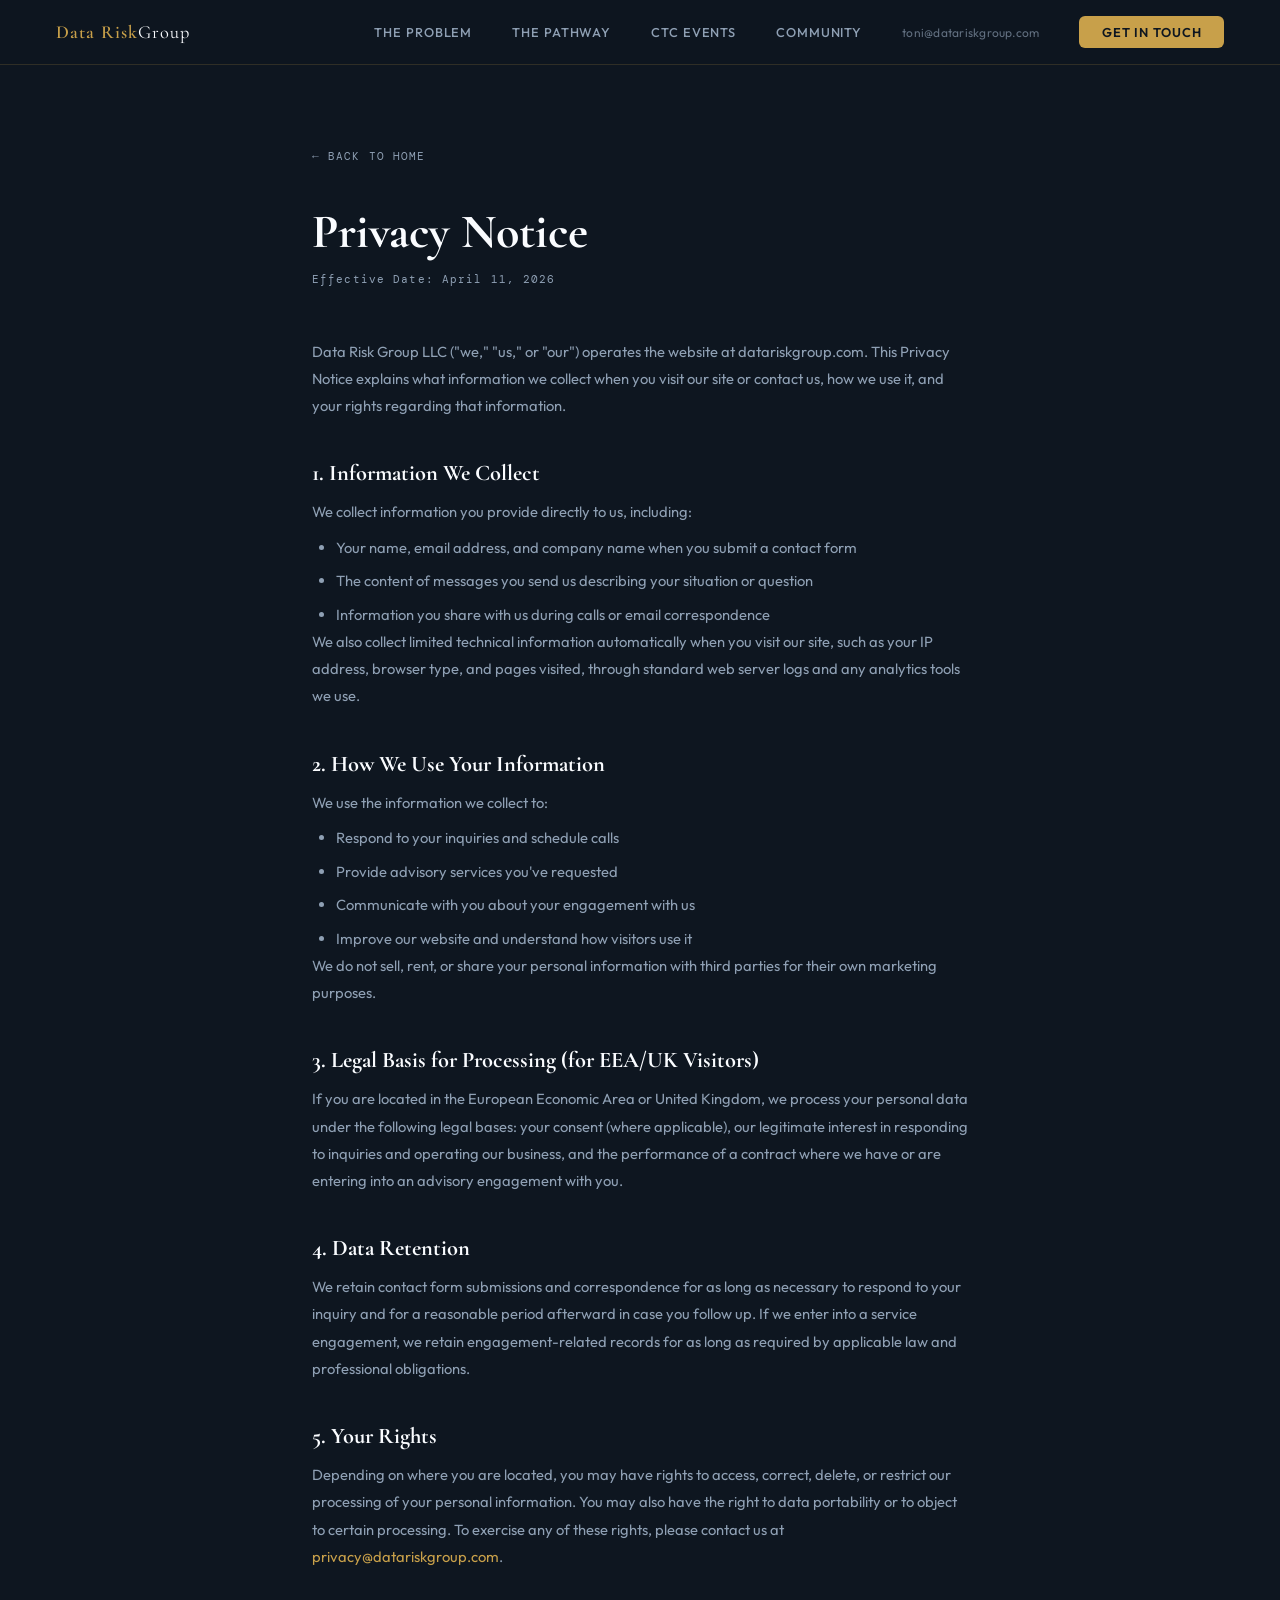
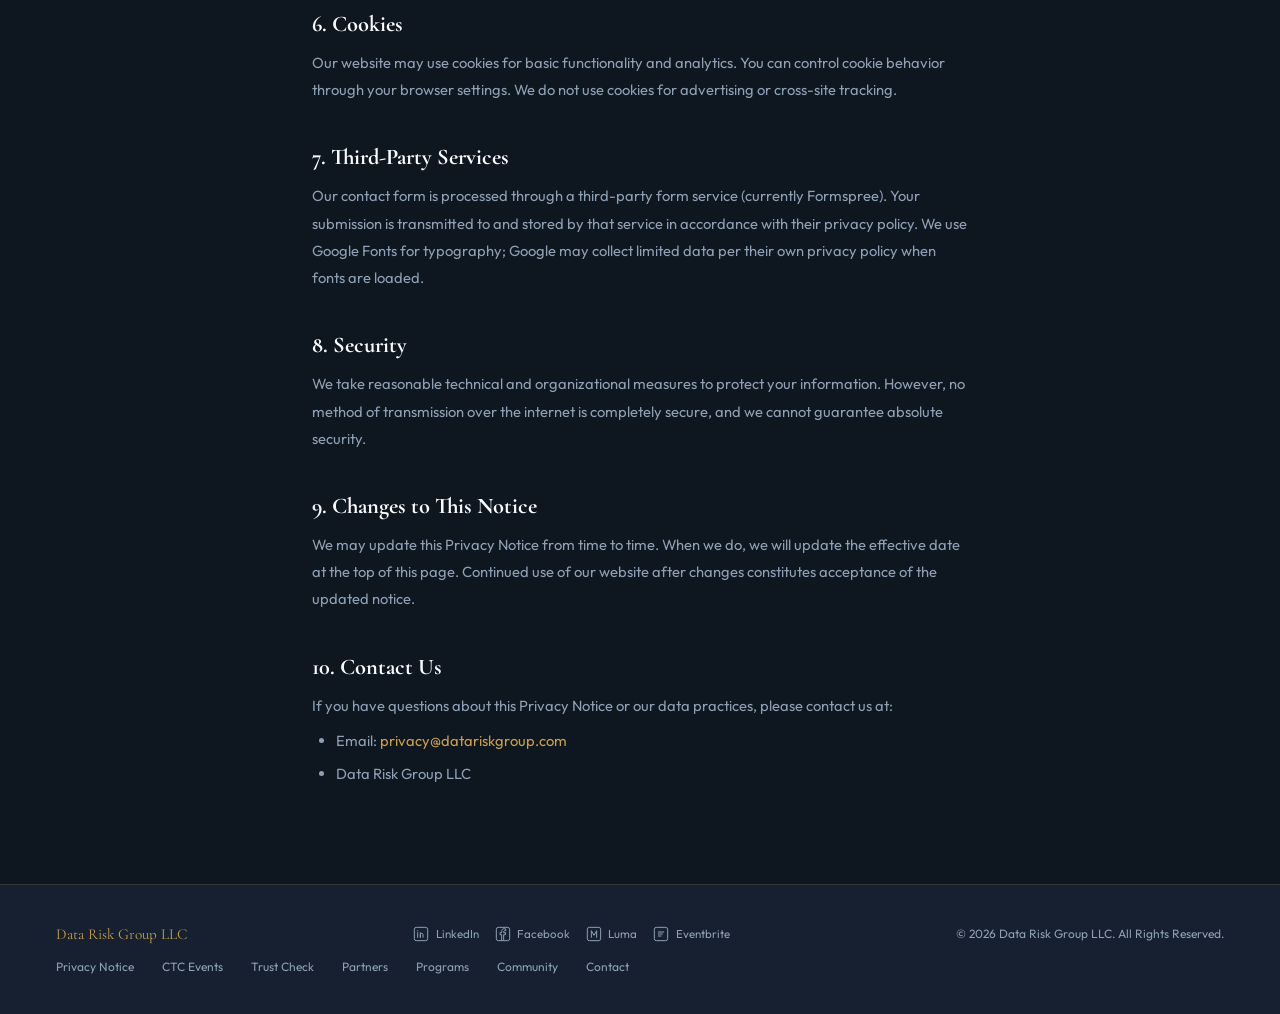
<file: privacy.html>
<!DOCTYPE html>
<html lang="en">
<head>
  <meta charset="UTF-8">
  <meta name="viewport" content="width=device-width, initial-scale=1.0">
  <title>Privacy Notice — Data Risk Group</title>
  <meta name="description" content="Privacy Notice for Data Risk Group LLC — how we collect, use, and protect your information.">

  <!-- Favicon -->
  <link rel="icon" href="images/favicon.ico" sizes="any">
  <link rel="icon" href="images/favicon.svg" type="image/svg+xml">
  <link rel="apple-touch-icon" href="images/favicon.png">

  <!-- Open Graph -->
  <meta property="og:type"        content="website">
  <meta property="og:url"         content="https://datariskgroup.com/privacy.html">
  <meta property="og:title"       content="Privacy Notice — Data Risk Group">
  <meta property="og:description" content="How Data Risk Group LLC collects, uses, and protects your information.">
  <meta name="robots"             content="noindex">

  <link rel="preconnect" href="https://fonts.googleapis.com">
  <link rel="preconnect" href="https://fonts.gstatic.com" crossorigin>
  <link href="https://fonts.googleapis.com/css2?family=Cormorant+Garamond:ital,wght@0,400;0,600;0,700;1,400;1,600&family=Outfit:wght@300;400;500;600&family=DM+Mono:wght@400;500&display=swap" rel="stylesheet">
  <link rel="stylesheet" href="css/styles.css">
</head>
<body>

<!-- NAV -->
<nav id="nav">
  <a href="index.html" class="logo">Data Risk<span> Group</span></a>
  <div class="nav-r" id="nav-menu">
    <a href="index.html#problem">The Problem</a>
    <a href="index.html#pathway">The Pathway</a>
    <a href="index.html#sessions">CTC Events</a>
    <a href="community.html">Community</a>
    <a href="mailto:toni@datariskgroup.com" class="nav-email">toni@datariskgroup.com</a>
    <a href="contact.html" class="nav-cta">Get in Touch</a>
  </div>
  <button class="hamburger" id="hamburger" aria-label="Toggle navigation" aria-expanded="false">
    <span></span>
    <span></span>
    <span></span>
  </button>
</nav>

<div class="prose-wrap">
  <a href="index.html" class="back-link">← Back to home</a>

  <h1>Privacy Notice</h1>
  <p class="effective">Effective Date: April 11, 2026</p>

  <p>Data Risk Group LLC ("we," "us," or "our") operates the website at datariskgroup.com. This Privacy Notice explains what information we collect when you visit our site or contact us, how we use it, and your rights regarding that information.</p>

  <h2>1. Information We Collect</h2>
  <p>We collect information you provide directly to us, including:</p>
  <ul>
    <li>Your name, email address, and company name when you submit a contact form</li>
    <li>The content of messages you send us describing your situation or question</li>
    <li>Information you share with us during calls or email correspondence</li>
  </ul>
  <p>We also collect limited technical information automatically when you visit our site, such as your IP address, browser type, and pages visited, through standard web server logs and any analytics tools we use.</p>

  <h2>2. How We Use Your Information</h2>
  <p>We use the information we collect to:</p>
  <ul>
    <li>Respond to your inquiries and schedule calls</li>
    <li>Provide advisory services you've requested</li>
    <li>Communicate with you about your engagement with us</li>
    <li>Improve our website and understand how visitors use it</li>
  </ul>
  <p>We do not sell, rent, or share your personal information with third parties for their own marketing purposes.</p>

  <h2>3. Legal Basis for Processing (for EEA/UK Visitors)</h2>
  <p>If you are located in the European Economic Area or United Kingdom, we process your personal data under the following legal bases: your consent (where applicable), our legitimate interest in responding to inquiries and operating our business, and the performance of a contract where we have or are entering into an advisory engagement with you.</p>

  <h2>4. Data Retention</h2>
  <p>We retain contact form submissions and correspondence for as long as necessary to respond to your inquiry and for a reasonable period afterward in case you follow up. If we enter into a service engagement, we retain engagement-related records for as long as required by applicable law and professional obligations.</p>

  <h2>5. Your Rights</h2>
  <p>Depending on where you are located, you may have rights to access, correct, delete, or restrict our processing of your personal information. You may also have the right to data portability or to object to certain processing. To exercise any of these rights, please contact us at <a href="mailto:privacy@datariskgroup.com">privacy@datariskgroup.com</a>.</p>

  <h2>6. Cookies</h2>
  <p>Our website may use cookies for basic functionality and analytics. You can control cookie behavior through your browser settings. We do not use cookies for advertising or cross-site tracking.</p>

  <h2>7. Third-Party Services</h2>
  <p>Our contact form is processed through a third-party form service (currently Formspree). Your submission is transmitted to and stored by that service in accordance with their privacy policy. We use Google Fonts for typography; Google may collect limited data per their own privacy policy when fonts are loaded.</p>

  <h2>8. Security</h2>
  <p>We take reasonable technical and organizational measures to protect your information. However, no method of transmission over the internet is completely secure, and we cannot guarantee absolute security.</p>

  <h2>9. Changes to This Notice</h2>
  <p>We may update this Privacy Notice from time to time. When we do, we will update the effective date at the top of this page. Continued use of our website after changes constitutes acceptance of the updated notice.</p>

  <h2>10. Contact Us</h2>
  <p>If you have questions about this Privacy Notice or our data practices, please contact us at:</p>
  <ul>
    <li>Email: <a href="mailto:privacy@datariskgroup.com">privacy@datariskgroup.com</a></li>
    <li>Data Risk Group LLC</li>
  </ul>
</div>

<!-- FOOTER -->
<footer>
  <div class="f-brand">Data Risk Group LLC</div>
  <div class="f-social">
    <a href="https://www.linkedin.com/company/data-risk-group/" target="_blank" rel="noopener" class="f-social__link" aria-label="LinkedIn" data-social="linkedin">
      <svg width="16" height="16" viewBox="0 0 24 24" fill="none" xmlns="http://www.w3.org/2000/svg" aria-hidden="true">
        <rect x="2" y="2" width="20" height="20" rx="3" stroke="currentColor" stroke-width="1.5"/>
        <path d="M7 10v7M7 7v.5" stroke="currentColor" stroke-width="1.5" stroke-linecap="round"/>
        <path d="M11 17v-4c0-1.1.9-2 2-2s2 .9 2 2v4" stroke="currentColor" stroke-width="1.5" stroke-linecap="round"/>
        <path d="M11 10v7" stroke="currentColor" stroke-width="1.5" stroke-linecap="round"/>
      </svg>
      LinkedIn
    </a>
    <a href="https://www.facebook.com/share/1CGdYdS8gt/?mibextid=wwXIfr" target="_blank" rel="noopener" class="f-social__link" aria-label="Facebook" data-social="facebook">
      <svg width="16" height="16" viewBox="0 0 24 24" fill="none" xmlns="http://www.w3.org/2000/svg" aria-hidden="true">
        <rect x="2" y="2" width="20" height="20" rx="3" stroke="currentColor" stroke-width="1.5"/>
        <path d="M13 21v-8h2.5l.5-3H13V8.5C13 7.7 13.4 7 14.5 7H16V4.3S15 4 13.8 4C11.6 4 10 5.5 10 8v2H7.5v3H10v8" stroke="currentColor" stroke-width="1.5" stroke-linecap="round" stroke-linejoin="round"/>
      </svg>
      Facebook
    </a>
    <a href="https://luma.com/cultivating-connections-DRG" target="_blank" rel="noopener" class="f-social__link" aria-label="Luma" data-social="luma">
      <svg width="16" height="16" viewBox="0 0 24 24" fill="none" xmlns="http://www.w3.org/2000/svg" aria-hidden="true">
        <rect x="2" y="2" width="20" height="20" rx="3" stroke="currentColor" stroke-width="1.5"/>
        <path d="M8 17V7l4 7 4-7v10" stroke="currentColor" stroke-width="1.5" stroke-linecap="round" stroke-linejoin="round"/>
      </svg>
      Luma
    </a>
    <a href="https://www.eventbrite.com/o/antonia-toni-dumas-121160723458" target="_blank" rel="noopener" class="f-social__link" aria-label="Eventbrite" data-social="eventbrite">
      <svg width="16" height="16" viewBox="0 0 24 24" fill="none" xmlns="http://www.w3.org/2000/svg" aria-hidden="true">
        <rect x="2" y="2" width="20" height="20" rx="3" stroke="currentColor" stroke-width="1.5"/>
        <path d="M8 12h6M8 9h8M8 15h4" stroke="currentColor" stroke-width="1.5" stroke-linecap="round"/>
      </svg>
      Eventbrite
    </a>
  </div>
  <div class="f-copy">© 2026 Data Risk Group LLC. All Rights Reserved.</div>
  <div class="f-links">
    <a href="privacy.html">Privacy Notice</a>
    <a href="index.html#sessions">CTC Events</a>
    <a href="trust-check.html">Trust Check</a>
    <a href="partners.html">Partners</a>
    <a href="programs.html">Programs</a>
    <a href="community.html">Community</a>
    <a href="contact.html">Contact</a>
  </div>
</footer>

<script src="js/main.js"></script>
</body>
</html>
</file>
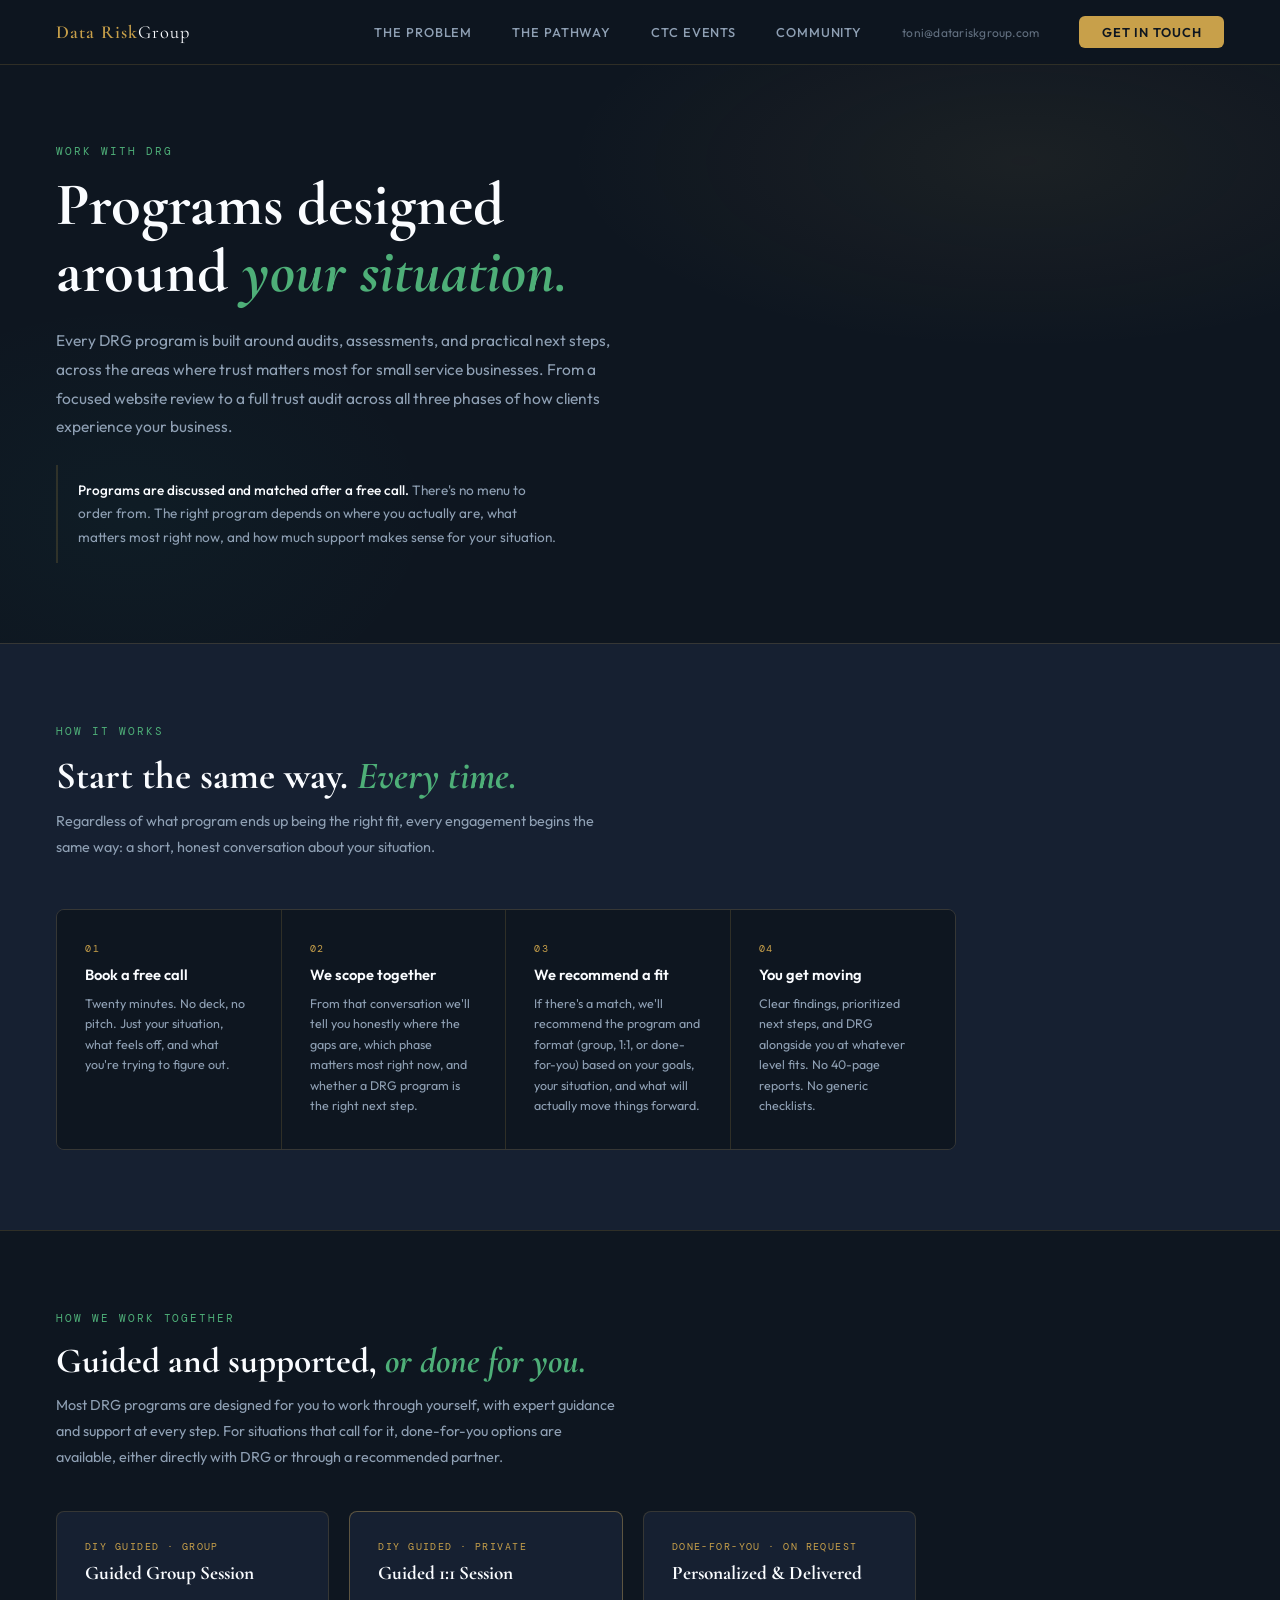
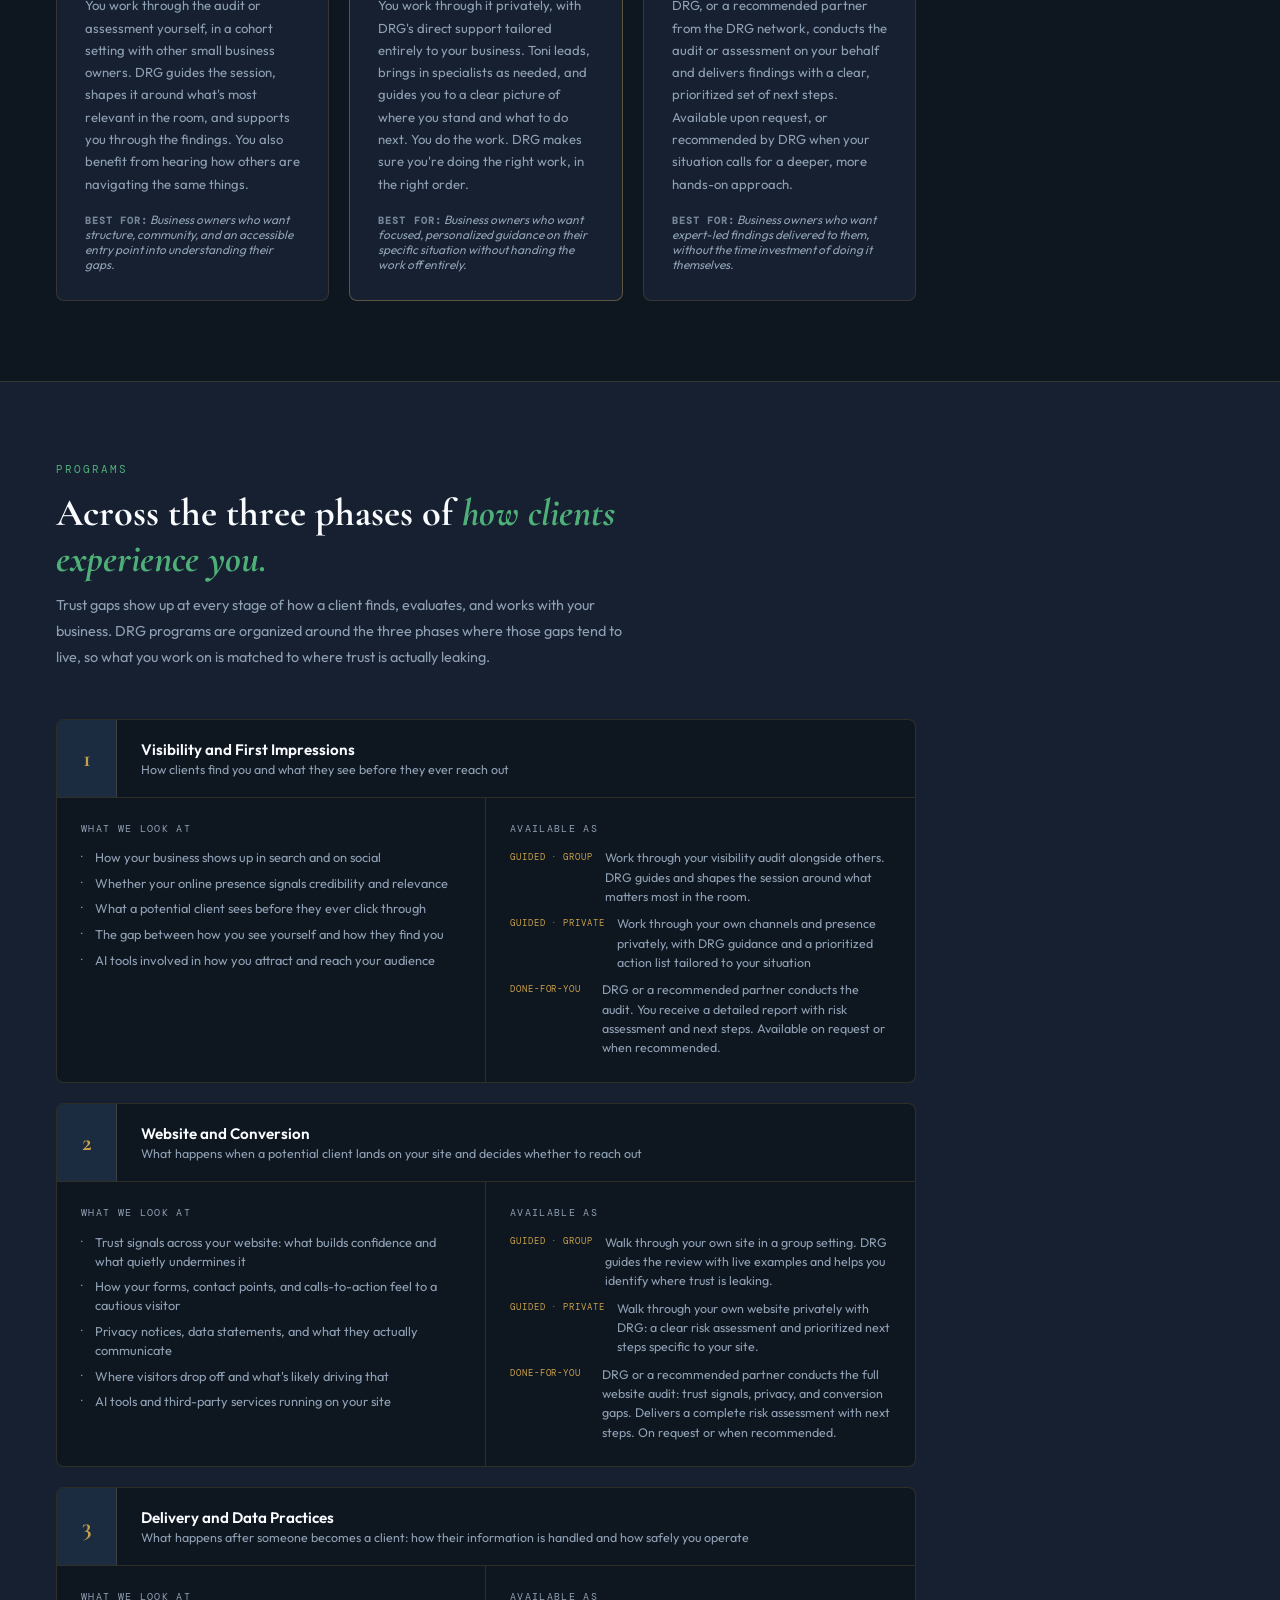
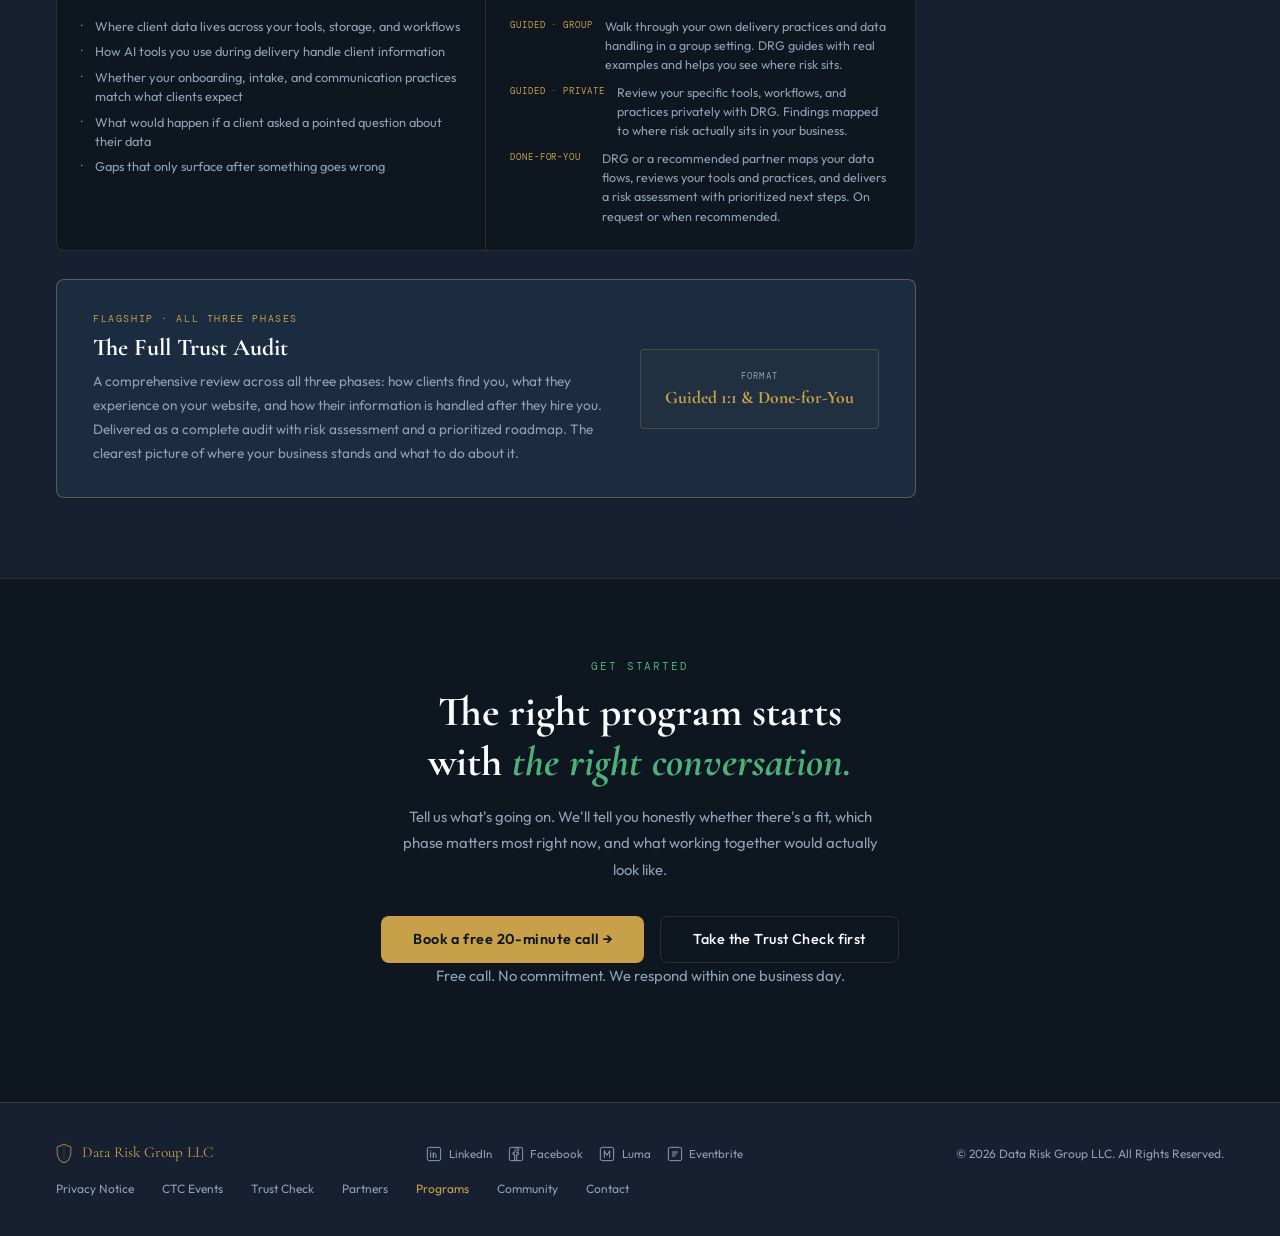
<file: programs.html>
<!DOCTYPE html>
<html lang="en">
<head>
  <meta charset="UTF-8">
  <meta name="viewport" content="width=device-width, initial-scale=1.0">
  <title>Programs — Data Risk Group</title>
  <meta name="description" content="DRG programs help small service businesses find and fix trust gaps — through audits, assessments, and hands-on advisory across client experience, website, and data practices.">

  <!-- Favicon -->
  <link rel="icon" href="images/favicon.ico" sizes="any">
  <link rel="icon" href="images/favicon.svg" type="image/svg+xml">
  <link rel="apple-touch-icon" href="images/favicon.png">

  <!-- Open Graph -->
  <meta property="og:type"        content="website">
  <meta property="og:url"         content="https://datariskgroup.com/programs.html">
  <meta property="og:title"       content="Programs — Data Risk Group">
  <meta property="og:description" content="Audits, assessments, and advisory programs for small service businesses. Group, 1:1, or done-for-you — scoped to your situation after a free call.">
  <meta property="og:image"       content="https://datariskgroup.com/images/drg-og.jpg">

  <link rel="preconnect" href="https://fonts.googleapis.com">
  <link rel="preconnect" href="https://fonts.gstatic.com" crossorigin>
  <link href="https://fonts.googleapis.com/css2?family=Cormorant+Garamond:ital,wght@0,400;0,600;0,700;1,400;1,600&family=Outfit:wght@300;400;500;600&family=DM+Mono:wght@400;500&display=swap" rel="stylesheet">
  <link rel="stylesheet" href="css/styles.css">

  <style>

    /* ── HERO ── */
    .pg-hero {
      padding: 9rem 3.5rem 5rem;
      background: var(--ink);
      position: relative; overflow: hidden;
    }
    .pg-hero::before {
      content: '';
      position: absolute; inset: 0;
      background:
        radial-gradient(ellipse 55% 45% at 80% 25%, rgba(201,165,90,.07) 0%, transparent 65%),
        radial-gradient(ellipse 40% 55% at 10% 80%, rgba(41,184,170,.04) 0%, transparent 60%);
      pointer-events: none;
    }
    .pg-hero__inner { position: relative; z-index: 1; max-width: 680px; }
    .pg-hero h1 {
      font-family: 'Cormorant Garamond', serif;
      font-size: clamp(2.6rem, 5vw, 3.8rem);
      font-weight: 700; line-height: 1.1;
      color: var(--white); margin-bottom: 1.25rem;
    }
    .pg-hero h1 em { color: var(--page-accent); font-style: italic; }
    .pg-hero__sub {
      font-size: .97rem; color: var(--smoke);
      line-height: 1.85; max-width: 560px;
    }
    .pg-hero__note {
      margin-top: 1.5rem;
      padding: .85rem 1.25rem;
      border-left: 2px solid var(--rule);
      font-size: .85rem; color: var(--smoke);
      line-height: 1.75; max-width: 520px;
    }
    .pg-hero__note strong { color: var(--white); font-weight: 500; }

    /* ── HOW IT WORKS ── */
    .pg-how {
      padding: 5rem 3.5rem;
      background: var(--deep);
      border-top: 1px solid var(--rule);
    }
    .pg-how__intro { max-width: 540px; margin-bottom: 3rem; }
    .pg-how__intro h2 {
      font-family: 'Cormorant Garamond', serif;
      font-size: clamp(1.8rem, 3.5vw, 2.4rem);
      font-weight: 700; color: var(--white);
      margin-bottom: .65rem; line-height: 1.2;
    }
    .pg-how__intro h2 em { color: var(--page-accent); font-style: italic; }
    .pg-how__intro p {
      font-size: .9rem; color: var(--smoke); line-height: 1.8;
    }
    .pg-how__steps {
      display: grid;
      grid-template-columns: repeat(4, 1fr);
      gap: 0;
      max-width: 900px;
      border: 1px solid var(--rule);
      border-radius: 8px;
      overflow: hidden;
    }
    .pg-how__step {
      padding: 2rem 1.75rem;
      border-right: 1px solid var(--rule);
      background: var(--ink);
      display: flex; flex-direction: column; gap: .6rem;
    }
    .pg-how__step:last-child { border-right: none; }
    .pg-how__step-num {
      font-family: 'DM Mono', monospace;
      font-size: .62rem; letter-spacing: .18em;
      color: var(--gold);
    }
    .pg-how__step-title {
      font-family: 'Outfit', sans-serif;
      font-size: .92rem; font-weight: 600;
      color: var(--white); line-height: 1.3;
    }
    .pg-how__step-desc {
      font-size: .78rem; color: var(--smoke);
      line-height: 1.65;
    }

    /* ── FORMAT OPTIONS ── */
    .pg-formats {
      padding: 5rem 3.5rem;
      background: var(--ink);
      border-top: 1px solid var(--rule);
    }
    .pg-formats__intro { max-width: 560px; margin-bottom: 2.5rem; }
    .pg-formats__intro h2 {
      font-family: 'Cormorant Garamond', serif;
      font-size: clamp(1.7rem, 3vw, 2.2rem);
      font-weight: 700; color: var(--white);
      margin-bottom: .65rem;
    }
    .pg-formats__intro h2 em { color: var(--page-accent); font-style: italic; }
    .pg-formats__intro p {
      font-size: .9rem; color: var(--smoke); line-height: 1.8;
    }
    .pg-formats__grid {
      display: grid;
      grid-template-columns: repeat(3, 1fr);
      gap: 1.25rem;
      max-width: 860px;
    }
    .pg-format-card {
      border: 1px solid var(--rule);
      border-radius: 8px;
      background: var(--deep);
      padding: 1.75rem;
      display: flex; flex-direction: column; gap: .55rem;
    }
    .pg-format-card--featured { border-color: rgba(201,165,90,.4); }
    .pg-format-card__tag {
      font-family: 'DM Mono', monospace;
      font-size: .6rem; letter-spacing: .15em;
      text-transform: uppercase; color: var(--gold);
    }
    .pg-format-card__title {
      font-family: 'Cormorant Garamond', serif;
      font-size: 1.2rem; font-weight: 700;
      color: var(--white);
    }
    .pg-format-card__desc {
      font-size: .82rem; color: var(--smoke);
      line-height: 1.7; flex: 1;
    }
    .pg-format-card__suits {
      margin-top: .5rem;
      font-size: .75rem; color: var(--smoke);
      font-style: italic;
    }
    .pg-format-card__suits strong {
      color: rgba(143,160,180,.8); font-style: normal;
      font-family: 'DM Mono', monospace;
      font-size: .65rem; letter-spacing: .1em;
      text-transform: uppercase;
    }

    /* ── PROGRAMS BY PHASE ── */
    .pg-programs {
      padding: 5rem 3.5rem;
      background: var(--deep);
      border-top: 1px solid var(--rule);
    }
    .pg-programs__intro { max-width: 580px; margin-bottom: 3rem; }
    .pg-programs__intro h2 {
      font-family: 'Cormorant Garamond', serif;
      font-size: clamp(1.8rem, 3.5vw, 2.4rem);
      font-weight: 700; color: var(--white);
      margin-bottom: .65rem; line-height: 1.2;
    }
    .pg-programs__intro h2 em { color: var(--page-accent); font-style: italic; }
    .pg-programs__intro p {
      font-size: .9rem; color: var(--smoke); line-height: 1.8;
    }
    .pg-phase-list {
      display: flex; flex-direction: column;
      gap: 1.25rem; max-width: 860px;
    }
    .pg-phase {
      border: 1px solid var(--rule);
      border-radius: 8px;
      background: var(--ink);
      overflow: hidden;
    }
    .pg-phase__header {
      display: grid;
      grid-template-columns: 60px 1fr;
      gap: 0;
      border-bottom: 1px solid var(--rule);
    }
    .pg-phase__num {
      display: flex; align-items: center; justify-content: center;
      padding: 1.25rem;
      background: var(--panel);
      border-right: 1px solid var(--rule);
      font-family: 'Cormorant Garamond', serif;
      font-size: 1.5rem; font-weight: 700;
      color: var(--gold);
    }
    .pg-phase__head-text {
      padding: 1.25rem 1.5rem;
    }
    .pg-phase__title {
      font-family: 'Outfit', sans-serif;
      font-size: .95rem; font-weight: 600;
      color: var(--white); margin-bottom: .2rem;
    }
    .pg-phase__subtitle {
      font-size: .78rem; color: var(--smoke);
    }
    .pg-phase__body {
      display: grid;
      grid-template-columns: 1fr 1fr;
      gap: 0;
    }
    .pg-phase__focus {
      padding: 1.5rem;
      border-right: 1px solid var(--rule);
    }
    .pg-phase__focus-label {
      font-family: 'DM Mono', monospace;
      font-size: .6rem; letter-spacing: .14em;
      text-transform: uppercase; color: var(--smoke);
      margin-bottom: .85rem;
    }
    .pg-phase__focus-list {
      list-style: none; padding: 0; margin: 0;
      display: flex; flex-direction: column; gap: .4rem;
    }
    .pg-phase__focus-list li {
      font-size: .8rem; color: var(--smoke);
      line-height: 1.5; padding-left: .9rem;
      position: relative;
    }
    .pg-phase__focus-list li::before {
      content: '·'; position: absolute; left: 0;
      color: var(--gold); font-size: .7rem;
    }
    .pg-phase__formats {
      padding: 1.5rem;
    }
    .pg-phase__formats-label {
      font-family: 'DM Mono', monospace;
      font-size: .6rem; letter-spacing: .14em;
      text-transform: uppercase; color: var(--smoke);
      margin-bottom: .85rem;
    }
    .pg-phase__format-list {
      display: flex; flex-direction: column; gap: .5rem;
    }
    .pg-phase__format-item {
      display: flex; gap: .75rem; align-items: flex-start;
    }
    .pg-phase__format-tag {
      font-family: 'DM Mono', monospace;
      font-size: .58rem; letter-spacing: .1em;
      text-transform: uppercase; color: var(--gold);
      flex-shrink: 0; padding-top: .15rem;
      min-width: 80px;
    }
    .pg-phase__format-desc {
      font-size: .78rem; color: var(--smoke);
      line-height: 1.55;
    }

    /* Flagship */
    .pg-flagship {
      margin-top: 1.75rem;
      border: 1px solid rgba(201,165,90,.4);
      border-radius: 8px;
      background: var(--panel);
      padding: 2rem 2.25rem;
      max-width: 860px;
      display: grid;
      grid-template-columns: 1fr auto;
      gap: 2rem;
      align-items: center;
    }
    .pg-flagship__eyebrow {
      font-family: 'DM Mono', monospace;
      font-size: .62rem; letter-spacing: .16em;
      text-transform: uppercase; color: var(--gold);
      margin-bottom: .5rem;
    }
    .pg-flagship__title {
      font-family: 'Cormorant Garamond', serif;
      font-size: 1.5rem; font-weight: 700;
      color: var(--white); margin-bottom: .5rem;
    }
    .pg-flagship__desc {
      font-size: .85rem; color: var(--smoke);
      line-height: 1.75; max-width: 520px;
    }
    .pg-flagship__badge {
      display: flex; flex-direction: column;
      align-items: center; gap: .3rem;
      flex-shrink: 0; text-align: center;
      padding: 1.25rem 1.5rem;
      border: 1px solid rgba(201,165,90,.25);
      border-radius: 4px;
      background: rgba(201,165,90,.04);
    }
    .pg-flagship__badge-label {
      font-family: 'DM Mono', monospace;
      font-size: .58rem; letter-spacing: .12em;
      text-transform: uppercase; color: var(--smoke);
    }
    .pg-flagship__badge-val {
      font-family: 'Cormorant Garamond', serif;
      font-size: 1.1rem; font-weight: 700;
      color: var(--gold); white-space: nowrap;
    }

    /* ── CTA ── */
    .pg-cta {
      padding: 5rem 3.5rem;
      background: var(--ink);
      border-top: 1px solid var(--rule);
      text-align: center;
    }
    .pg-cta h2 {
      font-family: 'Cormorant Garamond', serif;
      font-size: clamp(1.8rem, 3.5vw, 2.6rem);
      font-weight: 700; color: var(--white);
      margin-bottom: 1rem; line-height: 1.2;
    }
    .pg-cta h2 em { color: var(--page-accent); font-style: italic; }
    .pg-cta p {
      font-size: .93rem; color: var(--smoke);
      line-height: 1.8; max-width: 480px;
      margin: 0 auto 2rem;
    }
    .pg-cta__btns {
      display: flex; gap: 1rem;
      justify-content: center; flex-wrap: wrap;
    }
    .pg-cta__note {
      margin-top: 1.25rem;
      font-size: .78rem; color: rgba(143,160,180,.6);
      line-height: 1.6;
    }

    /* ── RESPONSIVE ── */
    @media (max-width: 860px) {
      .pg-hero { padding: 8rem 1.5rem 4rem; }
      .pg-how { padding: 4rem 1.5rem; }
      .pg-how__steps { grid-template-columns: 1fr 1fr; }
      .pg-how__step { border-right: none; border-bottom: 1px solid var(--rule); }
      .pg-how__step:last-child { border-bottom: none; }
      .pg-formats { padding: 4rem 1.5rem; }
      .pg-formats__grid { grid-template-columns: 1fr; }
      .pg-programs { padding: 4rem 1.5rem; }
      .pg-phase__body { grid-template-columns: 1fr; }
      .pg-phase__focus { border-right: none; border-bottom: 1px solid var(--rule); }
      .pg-flagship { grid-template-columns: 1fr; gap: 1.25rem; }
      .pg-flagship__badge { flex-direction: row; justify-content: flex-start; padding: 1rem 1.25rem; }
      .pg-cta { padding: 4rem 1.5rem; }
    }
    @media (max-width: 560px) {
      .pg-how__steps { grid-template-columns: 1fr; }
    }
  </style>
</head>
<body class="page-programs">

<!-- NAV -->
<nav id="nav">
  <a href="index.html" class="logo">Data Risk<span> Group</span></a>
  <div class="nav-r" id="nav-menu">
    <a href="index.html#problem">The Problem</a>
    <a href="index.html#pathway">The Pathway</a>
    <a href="index.html#sessions">CTC Events</a>
    <a href="community.html">Community</a>
    <a href="mailto:toni@datariskgroup.com" class="nav-email">toni@datariskgroup.com</a>
    <a href="contact.html" class="nav-cta">Get in Touch</a>
  </div>
  <button class="hamburger" id="hamburger" aria-label="Toggle navigation" aria-expanded="false">
    <span></span><span></span><span></span>
  </button>
</nav>

<!-- HERO -->
<section class="pg-hero">
  <div class="pg-hero__inner">
    <div class="lbl">Work With DRG</div>
    <h1>Programs designed<br>around <em>your situation.</em></h1>
    <p class="pg-hero__sub">
      Every DRG program is built around audits, assessments, and practical next steps, across the areas where trust matters most for small service businesses. From a focused website review to a full trust audit across all three phases of how clients experience your business.
    </p>
    <div class="pg-hero__note">
      <strong>Programs are discussed and matched after a free call.</strong> There's no menu to order from. The right program depends on where you actually are, what matters most right now, and how much support makes sense for your situation.
    </div>
  </div>
</section>

<!-- HOW IT WORKS -->
<section class="pg-how reveal">
  <div class="pg-how__intro">
    <div class="lbl">How It Works</div>
    <h2>Start the same way. <em>Every time.</em></h2>
    <p>Regardless of what program ends up being the right fit, every engagement begins the same way: a short, honest conversation about your situation.</p>
  </div>
  <div class="pg-how__steps">
    <div class="pg-how__step">
      <div class="pg-how__step-num">01</div>
      <div class="pg-how__step-title">Book a free call</div>
      <div class="pg-how__step-desc">Twenty minutes. No deck, no pitch. Just your situation, what feels off, and what you're trying to figure out.</div>
    </div>
    <div class="pg-how__step">
      <div class="pg-how__step-num">02</div>
      <div class="pg-how__step-title">We scope together</div>
      <div class="pg-how__step-desc">From that conversation we'll tell you honestly where the gaps are, which phase matters most right now, and whether a DRG program is the right next step.</div>
    </div>
    <div class="pg-how__step">
      <div class="pg-how__step-num">03</div>
      <div class="pg-how__step-title">We recommend a fit</div>
      <div class="pg-how__step-desc">If there's a match, we'll recommend the program and format (group, 1:1, or done-for-you) based on your goals, your situation, and what will actually move things forward.</div>
    </div>
    <div class="pg-how__step">
      <div class="pg-how__step-num">04</div>
      <div class="pg-how__step-title">You get moving</div>
      <div class="pg-how__step-desc">Clear findings, prioritized next steps, and DRG alongside you at whatever level fits. No 40-page reports. No generic checklists.</div>
    </div>
  </div>
</section>

<!-- FORMAT OPTIONS -->
<section class="pg-formats reveal">
  <div class="pg-formats__intro">
    <div class="lbl">How We Work Together</div>
    <h2>Guided and supported, <em>or done for you.</em></h2>
    <p>Most DRG programs are designed for you to work through yourself, with expert guidance and support at every step. For situations that call for it, done-for-you options are available, either directly with DRG or through a recommended partner.</p>
  </div>
  <div class="pg-formats__grid">

    <div class="pg-format-card">
      <div class="pg-format-card__tag">DIY Guided · Group</div>
      <div class="pg-format-card__title">Guided Group Session</div>
      <p class="pg-format-card__desc">
        You work through the audit or assessment yourself, in a cohort setting with other small business owners. DRG guides the session, shapes it around what's most relevant in the room, and supports you through the findings. You also benefit from hearing how others are navigating the same things.
      </p>
      <div class="pg-format-card__suits">
        <strong>Best for:</strong> Business owners who want structure, community, and an accessible entry point into understanding their gaps.
      </div>
    </div>

    <div class="pg-format-card pg-format-card--featured">
      <div class="pg-format-card__tag">DIY Guided · Private</div>
      <div class="pg-format-card__title">Guided 1:1 Session</div>
      <p class="pg-format-card__desc">
        You work through it privately, with DRG's direct support tailored entirely to your business. Toni leads, brings in specialists as needed, and guides you to a clear picture of where you stand and what to do next. You do the work. DRG makes sure you're doing the right work, in the right order.
      </p>
      <div class="pg-format-card__suits">
        <strong>Best for:</strong> Business owners who want focused, personalized guidance on their specific situation without handing the work off entirely.
      </div>
    </div>

    <div class="pg-format-card">
      <div class="pg-format-card__tag">Done-for-You · On Request</div>
      <div class="pg-format-card__title">Personalized &amp; Delivered</div>
      <p class="pg-format-card__desc">
        DRG, or a recommended partner from the DRG network, conducts the audit or assessment on your behalf and delivers findings with a clear, prioritized set of next steps. Available upon request, or recommended by DRG when your situation calls for a deeper, more hands-on approach.
      </p>
      <div class="pg-format-card__suits">
        <strong>Best for:</strong> Business owners who want expert-led findings delivered to them, without the time investment of doing it themselves.
      </div>
    </div>

  </div>
</section>

<!-- PROGRAMS BY PHASE -->
<section class="pg-programs reveal">
  <div class="pg-programs__intro">
    <div class="lbl">Programs</div>
    <h2>Across the three phases of <em>how clients experience you.</em></h2>
    <p>Trust gaps show up at every stage of how a client finds, evaluates, and works with your business. DRG programs are organized around the three phases where those gaps tend to live, so what you work on is matched to where trust is actually leaking.</p>
  </div>

  <div class="pg-phase-list">

    <!-- PHASE 1 -->
    <div class="pg-phase">
      <div class="pg-phase__header">
        <div class="pg-phase__num">1</div>
        <div class="pg-phase__head-text">
          <div class="pg-phase__title">Visibility and First Impressions</div>
          <div class="pg-phase__subtitle">How clients find you and what they see before they ever reach out</div>
        </div>
      </div>
      <div class="pg-phase__body">
        <div class="pg-phase__focus">
          <div class="pg-phase__focus-label">What we look at</div>
          <ul class="pg-phase__focus-list">
            <li>How your business shows up in search and on social</li>
            <li>Whether your online presence signals credibility and relevance</li>
            <li>What a potential client sees before they ever click through</li>
            <li>The gap between how you see yourself and how they find you</li>
            <li>AI tools involved in how you attract and reach your audience</li>
          </ul>
        </div>
        <div class="pg-phase__formats">
          <div class="pg-phase__formats-label">Available as</div>
          <div class="pg-phase__format-list">
            <div class="pg-phase__format-item">
              <span class="pg-phase__format-tag">Guided · Group</span>
              <span class="pg-phase__format-desc">Work through your visibility audit alongside others. DRG guides and shapes the session around what matters most in the room.</span>
            </div>
            <div class="pg-phase__format-item">
              <span class="pg-phase__format-tag">Guided · Private</span>
              <span class="pg-phase__format-desc">Work through your own channels and presence privately, with DRG guidance and a prioritized action list tailored to your situation</span>
            </div>
            <div class="pg-phase__format-item">
              <span class="pg-phase__format-tag">Done-for-You</span>
              <span class="pg-phase__format-desc">DRG or a recommended partner conducts the audit. You receive a detailed report with risk assessment and next steps. Available on request or when recommended.</span>
            </div>
          </div>
        </div>
      </div>
    </div>

    <!-- PHASE 2 -->
    <div class="pg-phase">
      <div class="pg-phase__header">
        <div class="pg-phase__num">2</div>
        <div class="pg-phase__head-text">
          <div class="pg-phase__title">Website and Conversion</div>
          <div class="pg-phase__subtitle">What happens when a potential client lands on your site and decides whether to reach out</div>
        </div>
      </div>
      <div class="pg-phase__body">
        <div class="pg-phase__focus">
          <div class="pg-phase__focus-label">What we look at</div>
          <ul class="pg-phase__focus-list">
            <li>Trust signals across your website: what builds confidence and what quietly undermines it</li>
            <li>How your forms, contact points, and calls-to-action feel to a cautious visitor</li>
            <li>Privacy notices, data statements, and what they actually communicate</li>
            <li>Where visitors drop off and what's likely driving that</li>
            <li>AI tools and third-party services running on your site</li>
          </ul>
        </div>
        <div class="pg-phase__formats">
          <div class="pg-phase__formats-label">Available as</div>
          <div class="pg-phase__format-list">
            <div class="pg-phase__format-item">
              <span class="pg-phase__format-tag">Guided · Group</span>
              <span class="pg-phase__format-desc">Walk through your own site in a group setting. DRG guides the review with live examples and helps you identify where trust is leaking.</span>
            </div>
            <div class="pg-phase__format-item">
              <span class="pg-phase__format-tag">Guided · Private</span>
              <span class="pg-phase__format-desc">Walk through your own website privately with DRG: a clear risk assessment and prioritized next steps specific to your site.</span>
            </div>
            <div class="pg-phase__format-item">
              <span class="pg-phase__format-tag">Done-for-You</span>
              <span class="pg-phase__format-desc">DRG or a recommended partner conducts the full website audit: trust signals, privacy, and conversion gaps. Delivers a complete risk assessment with next steps. On request or when recommended.</span>
            </div>
          </div>
        </div>
      </div>
    </div>

    <!-- PHASE 3 -->
    <div class="pg-phase">
      <div class="pg-phase__header">
        <div class="pg-phase__num">3</div>
        <div class="pg-phase__head-text">
          <div class="pg-phase__title">Delivery and Data Practices</div>
          <div class="pg-phase__subtitle">What happens after someone becomes a client: how their information is handled and how safely you operate</div>
        </div>
      </div>
      <div class="pg-phase__body">
        <div class="pg-phase__focus">
          <div class="pg-phase__focus-label">What we look at</div>
          <ul class="pg-phase__focus-list">
            <li>Where client data lives across your tools, storage, and workflows</li>
            <li>How AI tools you use during delivery handle client information</li>
            <li>Whether your onboarding, intake, and communication practices match what clients expect</li>
            <li>What would happen if a client asked a pointed question about their data</li>
            <li>Gaps that only surface after something goes wrong</li>
          </ul>
        </div>
        <div class="pg-phase__formats">
          <div class="pg-phase__formats-label">Available as</div>
          <div class="pg-phase__format-list">
            <div class="pg-phase__format-item">
              <span class="pg-phase__format-tag">Guided · Group</span>
              <span class="pg-phase__format-desc">Walk through your own delivery practices and data handling in a group setting. DRG guides with real examples and helps you see where risk sits.</span>
            </div>
            <div class="pg-phase__format-item">
              <span class="pg-phase__format-tag">Guided · Private</span>
              <span class="pg-phase__format-desc">Review your specific tools, workflows, and practices privately with DRG. Findings mapped to where risk actually sits in your business.</span>
            </div>
            <div class="pg-phase__format-item">
              <span class="pg-phase__format-tag">Done-for-You</span>
              <span class="pg-phase__format-desc">DRG or a recommended partner maps your data flows, reviews your tools and practices, and delivers a risk assessment with prioritized next steps. On request or when recommended.</span>
            </div>
          </div>
        </div>
      </div>
    </div>

  </div>

  <!-- FLAGSHIP -->
  <div class="pg-flagship">
    <div>
      <div class="pg-flagship__eyebrow">Flagship · All Three Phases</div>
      <div class="pg-flagship__title">The Full Trust Audit</div>
      <p class="pg-flagship__desc">
        A comprehensive review across all three phases: how clients find you, what they experience on your website, and how their information is handled after they hire you. Delivered as a complete audit with risk assessment and a prioritized roadmap. The clearest picture of where your business stands and what to do about it.
      </p>
    </div>
    <div class="pg-flagship__badge">
      <div class="pg-flagship__badge-label">Format</div>
      <div class="pg-flagship__badge-val">Guided 1:1 &amp; Done-for-You</div>
    </div>
  </div>

</section>

<!-- CTA -->
<section class="pg-cta reveal">
  <div class="lbl">Get Started</div>
  <h2>The right program starts<br>with <em>the right conversation.</em></h2>
  <p>Tell us what's going on. We'll tell you honestly whether there's a fit, which phase matters most right now, and what working together would actually look like.</p>
  <div class="pg-cta__btns">
    <a href="https://calendly.com/toni-datariskgroup/trust-growth-check-in" target="_blank" rel="noopener" class="btn-p">Book a free 20-minute call →</a>
    <a href="trust-check.html" class="btn-s">Take the Trust Check first</a>
  </div>
  <p class="pg-cta__note">Free call. No commitment. We respond within one business day.</p>
</section>

<!-- FOOTER -->
<footer>
  <div class="f-brand">
    <svg width="16" height="20" viewBox="0 0 20 24" fill="none" xmlns="http://www.w3.org/2000/svg" aria-hidden="true" style="color:var(--gold);opacity:.7;vertical-align:middle;margin-right:.4rem;margin-bottom:2px;"><path d="M10 1L1.5 4.5V12c0 5.8 3.8 10.8 8.5 12.5C14.7 22.8 18.5 17.8 18.5 12V4.5L10 1z" stroke="currentColor" stroke-width="1.4" stroke-linejoin="round"/><line x1="10" y1="1" x2="10" y2="24.5" stroke="currentColor" stroke-width="0.7" opacity="0.45"/></svg>
    Data Risk Group LLC
  </div>
  <div class="f-social">
    <a href="https://www.linkedin.com/company/data-risk-group/" target="_blank" rel="noopener" class="f-social__link" aria-label="LinkedIn" data-social="linkedin">
      <svg width="16" height="16" viewBox="0 0 24 24" fill="none" xmlns="http://www.w3.org/2000/svg" aria-hidden="true"><rect x="2" y="2" width="20" height="20" rx="3" stroke="currentColor" stroke-width="1.5"/><path d="M7 10v7M7 7v.5" stroke="currentColor" stroke-width="1.5" stroke-linecap="round"/><path d="M11 17v-4c0-1.1.9-2 2-2s2 .9 2 2v4" stroke="currentColor" stroke-width="1.5" stroke-linecap="round"/><path d="M11 10v7" stroke="currentColor" stroke-width="1.5" stroke-linecap="round"/></svg>
      LinkedIn
    </a>
    <a href="https://www.facebook.com/share/1CGdYdS8gt/?mibextid=wwXIfr" target="_blank" rel="noopener" class="f-social__link" aria-label="Facebook" data-social="facebook">
      <svg width="16" height="16" viewBox="0 0 24 24" fill="none" xmlns="http://www.w3.org/2000/svg" aria-hidden="true"><rect x="2" y="2" width="20" height="20" rx="3" stroke="currentColor" stroke-width="1.5"/><path d="M13 21v-8h2.5l.5-3H13V8.5C13 7.7 13.4 7 14.5 7H16V4.3S15 4 13.8 4C11.6 4 10 5.5 10 8v2H7.5v3H10v8" stroke="currentColor" stroke-width="1.5" stroke-linecap="round" stroke-linejoin="round"/></svg>
      Facebook
    </a>
    <a href="https://luma.com/cultivating-connections-DRG" target="_blank" rel="noopener" class="f-social__link" aria-label="Luma" data-social="luma">
      <svg width="16" height="16" viewBox="0 0 24 24" fill="none" xmlns="http://www.w3.org/2000/svg" aria-hidden="true"><rect x="2" y="2" width="20" height="20" rx="3" stroke="currentColor" stroke-width="1.5"/><path d="M8 17V7l4 7 4-7v10" stroke="currentColor" stroke-width="1.5" stroke-linecap="round" stroke-linejoin="round"/></svg>
      Luma
    </a>
    <a href="https://www.eventbrite.com/o/antonia-toni-dumas-121160723458" target="_blank" rel="noopener" class="f-social__link" aria-label="Eventbrite" data-social="eventbrite">
      <svg width="16" height="16" viewBox="0 0 24 24" fill="none" xmlns="http://www.w3.org/2000/svg" aria-hidden="true"><rect x="2" y="2" width="20" height="20" rx="3" stroke="currentColor" stroke-width="1.5"/><path d="M8 12h6M8 9h8M8 15h4" stroke="currentColor" stroke-width="1.5" stroke-linecap="round"/></svg>
      Eventbrite
    </a>
  </div>
  <div class="f-copy">© 2026 Data Risk Group LLC. All Rights Reserved.</div>
  <div class="f-links">
    <a href="privacy.html">Privacy Notice</a>
    <a href="index.html#sessions">CTC Events</a>
    <a href="trust-check.html">Trust Check</a>
    <a href="partners.html">Partners</a>
    <a href="programs.html" style="color:var(--gold);">Programs</a>
    <a href="community.html">Community</a>
    <a href="contact.html">Contact</a>
  </div>
</footer>

<script src="js/main.js"></script>
</body>
</html>
</file>
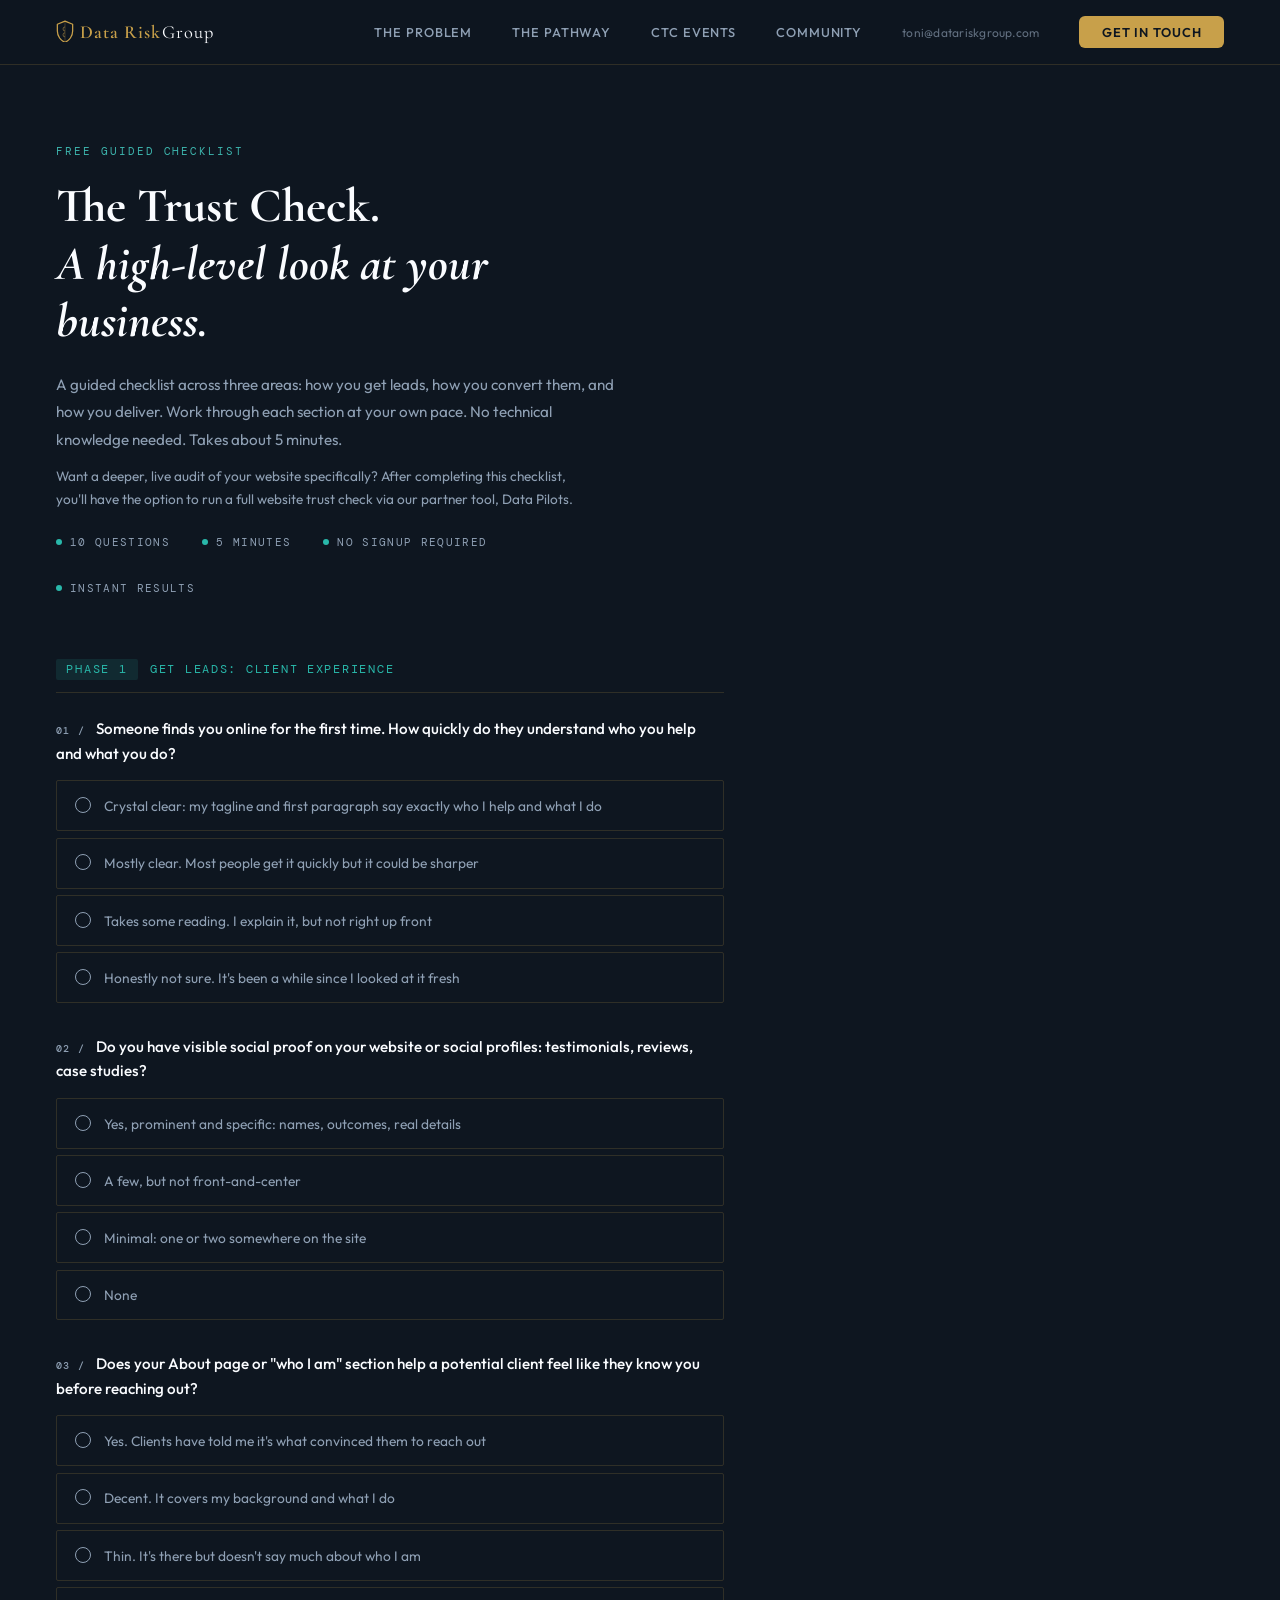
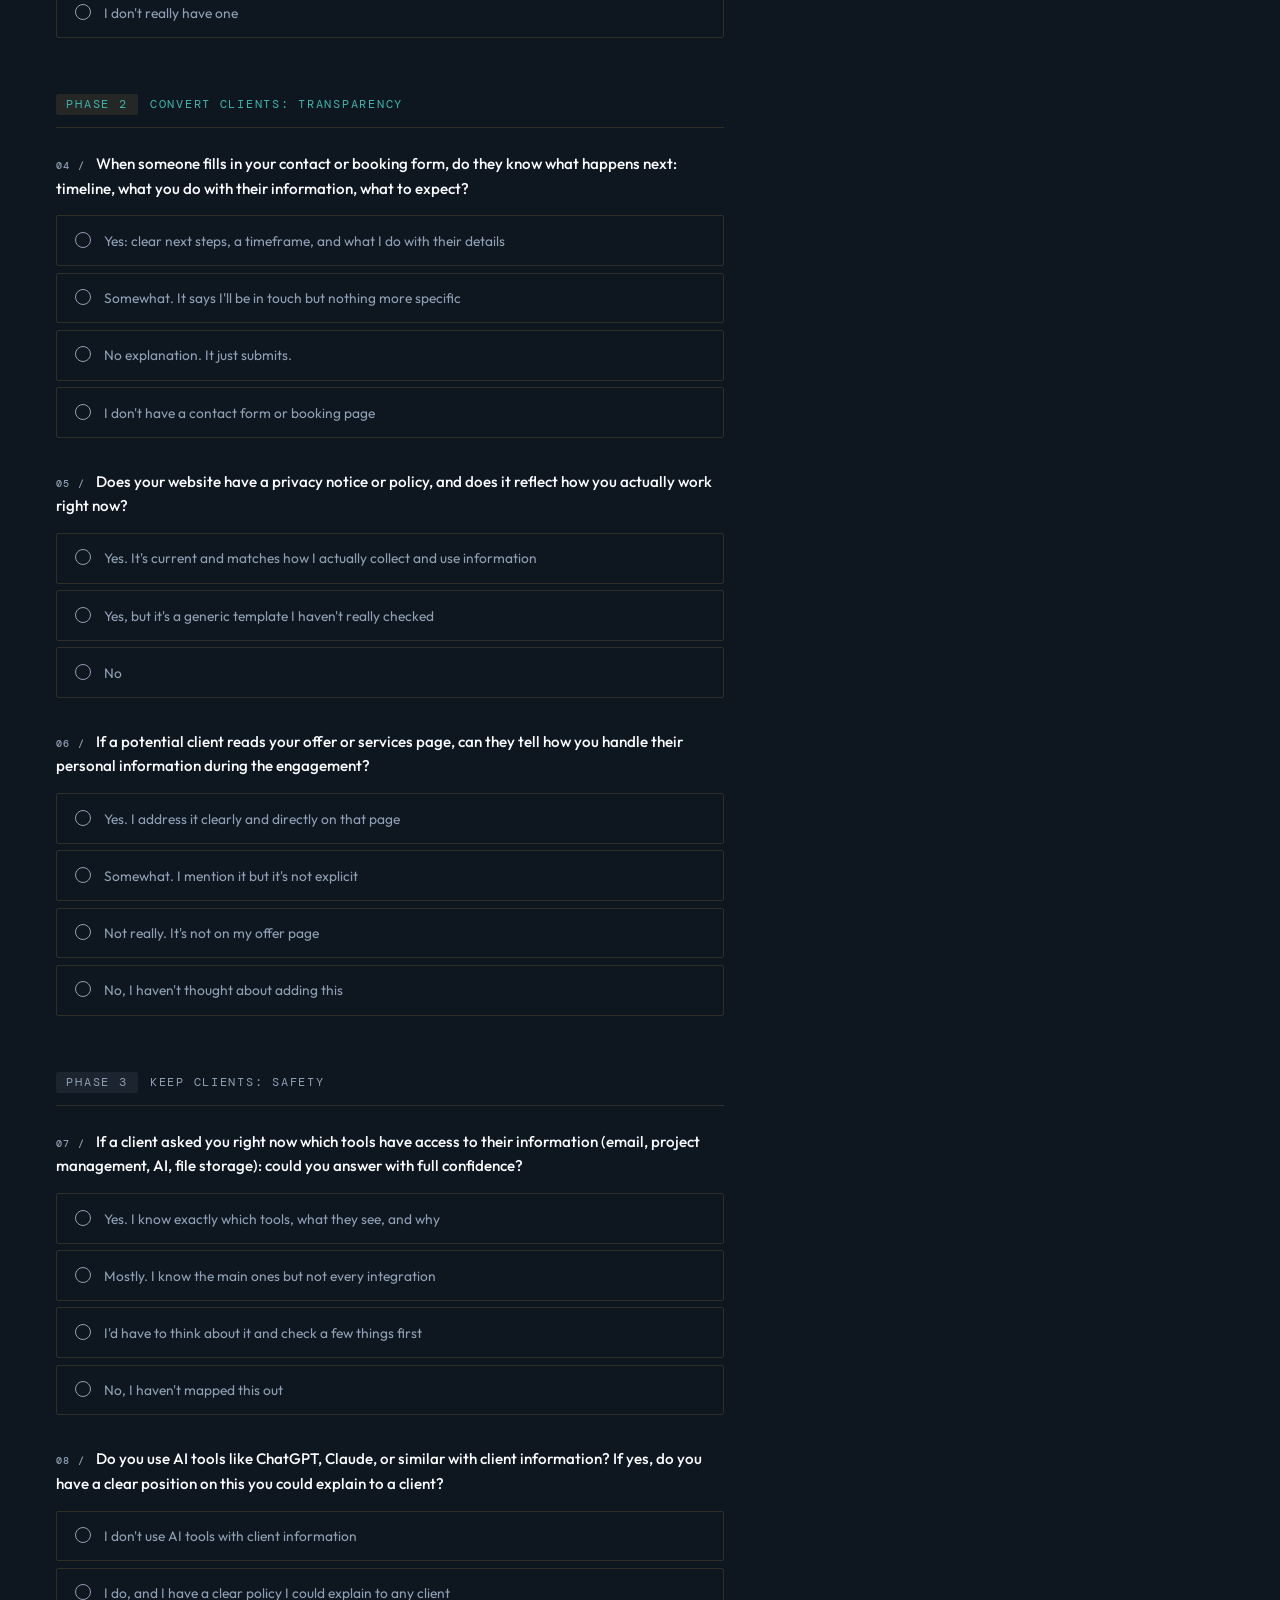
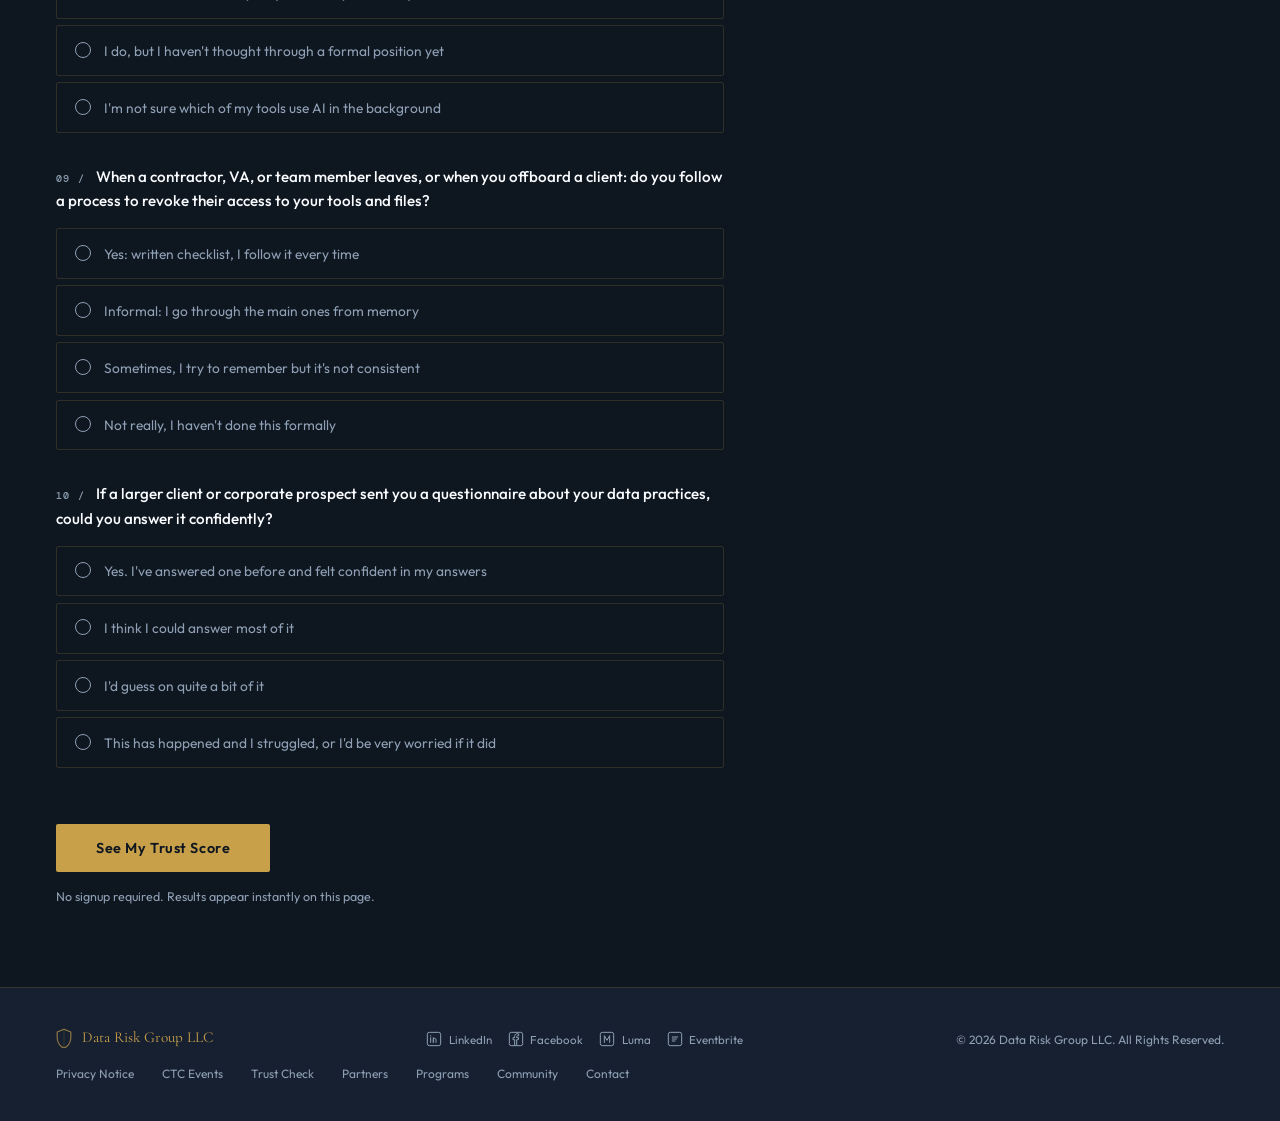
<file: trust-check.html>
<!DOCTYPE html>
<html lang="en">
<head>
  <meta charset="UTF-8">
  <meta name="viewport" content="width=device-width, initial-scale=1.0">
  <title>Trust Check — Data Risk Group</title>
  <meta name="description" content="A free 5-minute self-assessment. Find out where your business has trust leaks and what to fix first.">

  <!-- Favicon -->
  <link rel="icon" href="images/favicon.ico" sizes="any">
  <link rel="icon" href="images/favicon.svg" type="image/svg+xml">
  <link rel="apple-touch-icon" href="images/favicon.png">

  <!-- Open Graph -->
  <meta property="og:type"        content="website">
  <meta property="og:url"         content="https://datariskgroup.com/trust-check.html">
  <meta property="og:title"       content="Trust Check — Find Your Trust Leaks | Data Risk Group">
  <meta property="og:description" content="A free 5-minute self-assessment. Find out where your business has trust leaks across three areas and what to fix first.">
  <meta property="og:image"       content="https://datariskgroup.com/images/drg-og.jpg">

  <!-- Twitter Card -->
  <meta name="twitter:card"        content="summary_large_image">
  <meta name="twitter:title"       content="Trust Check — Find Your Trust Leaks | Data Risk Group">
  <meta name="twitter:description" content="Free 5-minute self-assessment. Instant score across three areas. No signup required.">
  <meta name="twitter:image"       content="https://datariskgroup.com/images/drg-og.jpg">
  <link rel="preconnect" href="https://fonts.googleapis.com">
  <link rel="preconnect" href="https://fonts.gstatic.com" crossorigin>
  <link href="https://fonts.googleapis.com/css2?family=Cormorant+Garamond:ital,wght@0,400;0,600;0,700;1,400;1,600&family=Outfit:wght@300;400;500;600&family=DM+Mono:wght@400;500&display=swap" rel="stylesheet">
  <link rel="stylesheet" href="css/styles.css">
  <link rel="stylesheet" href="css/v2.css">
  <style>
    /* ── TRUST CHECK PAGE STYLES ── */
    .tc-hero {
      padding: 9rem 3.5rem 4rem;
      max-width: 700px;
    }
    .tc-hero .lbl { margin-bottom: 1.25rem; }
    .tc-hero h1 {
      font-family: 'Cormorant Garamond', serif;
      font-size: clamp(2rem, 4vw, 3rem);
      font-weight: 700; line-height: 1.2;
      margin-bottom: 1.25rem;
    }
    .tc-hero p {
      color: var(--smoke); font-size: .95rem; line-height: 1.8;
      max-width: 560px;
    }
    .tc-meta {
      display: flex; gap: 2rem; flex-wrap: wrap;
      margin-top: 1.5rem;
    }
    .tc-meta-item {
      display: flex; align-items: center; gap: .5rem;
      font-family: 'DM Mono', monospace; font-size: .7rem;
      letter-spacing: .12em; text-transform: uppercase;
      color: var(--smoke);
    }
    .tc-meta-item::before {
      content: ''; width: 6px; height: 6px;
      border-radius: 50%; background: var(--teal);
      flex-shrink: 0;
    }

    /* ── QUIZ FORM ── */
    .tc-form {
      padding: 0 3.5rem 5rem;
      max-width: 780px;
    }
    .tc-section {
      margin-bottom: 3.5rem;
    }
    .tc-section__label {
      display: flex; align-items: center; gap: .75rem;
      font-family: 'DM Mono', monospace; font-size: .72rem;
      letter-spacing: .15em; text-transform: uppercase;
      color: var(--teal); margin-bottom: 1.5rem;
      padding-bottom: .75rem;
      border-bottom: 1px solid var(--rule);
    }
    .tc-section__label span {
      background: rgba(41,184,170,.12);
      padding: .2rem .65rem; border-radius: 2px;
    }
    .tc-section__label--phase2 { color: var(--page-accent); }
    .tc-section__label--phase2 span { background: rgba(201,165,90,.12); }
    .tc-section__label--phase3 { color: var(--smoke); }
    .tc-section__label--phase3 span { background: rgba(143,160,180,.1); }

    .tc-question {
      margin-bottom: 2rem;
    }
    .tc-question__text {
      font-size: .95rem; color: var(--white);
      line-height: 1.6; margin-bottom: .9rem;
      font-weight: 500;
    }
    .tc-question__num {
      font-family: 'DM Mono', monospace; font-size: .65rem;
      letter-spacing: .12em; color: var(--smoke);
      margin-right: .5rem;
    }
    .tc-options {
      display: flex; flex-direction: column; gap: .4rem;
    }
    .tc-option {
      display: flex; align-items: flex-start; gap: .85rem;
      padding: .85rem 1.1rem; border-radius: 2px;
      border: 1px solid var(--rule);
      cursor: pointer; transition: border-color .15s, background .15s;
      user-select: none;
    }
    .tc-option:hover {
      border-color: rgba(201,165,90,.4);
      background: rgba(201,165,90,.04);
    }
    .tc-option input[type="radio"] {
      appearance: none; -webkit-appearance: none;
      width: 16px; height: 16px; border-radius: 50%;
      border: 1.5px solid var(--smoke); flex-shrink: 0;
      margin-top: 2px; transition: border-color .15s, background .15s;
      cursor: pointer;
    }
    .tc-option input[type="radio"]:checked {
      border-color: var(--gold);
      background: var(--gold);
      box-shadow: inset 0 0 0 3px var(--ink);
    }
    .tc-option:has(input:checked) {
      border-color: rgba(201,165,90,.5);
      background: rgba(201,165,90,.06);
    }
    .tc-option__text {
      font-size: .86rem; color: var(--smoke);
      line-height: 1.5; padding-top: 1px;
    }
    .tc-option:has(input:checked) .tc-option__text {
      color: var(--white);
    }

    /* ── SUBMIT BUTTON ── */
    .tc-submit-wrap {
      display: flex; flex-direction: column;
      align-items: flex-start; gap: 1rem;
      margin-top: 1.5rem;
    }
    #tc-submit {
      font-family: 'Outfit', sans-serif; font-size: .9rem; font-weight: 600;
      letter-spacing: .04em;
      background: var(--gold); color: var(--ink);
      border: none; border-radius: 2px;
      padding: .95rem 2.5rem; cursor: pointer;
      transition: background .2s, opacity .2s;
    }
    #tc-submit:hover:not(:disabled) { background: var(--gold-l); }
    #tc-submit:disabled { opacity: .45; cursor: not-allowed; }
    .tc-submit-note {
      font-size: .78rem; color: var(--smoke); line-height: 1.5;
    }
    #tc-error {
      display: none; font-size: .82rem; color: #e05c5c;
      border-left: 3px solid #e05c5c; padding-left: .75rem; line-height: 1.5;
    }

    /* ── RESULTS PANEL ── */
    #tc-results {
      display: none;
      padding: 0 3.5rem 6rem;
      max-width: 820px;
    }
    #tc-results.visible { display: block; }

    .tc-results__header {
      padding-top: 1rem; margin-bottom: 3rem;
      border-top: 1px solid var(--rule);
    }
    .tc-results__header .lbl { margin-bottom: 1rem; }
    .tc-results__header h2 {
      font-family: 'Cormorant Garamond', serif;
      font-size: clamp(1.6rem, 3vw, 2.4rem);
      font-weight: 700; line-height: 1.25;
    }

    /* Score ring + sub-scores row */
    .tc-score-row {
      display: grid;
      grid-template-columns: auto 1fr;
      gap: 3.5rem; align-items: center;
      margin-bottom: 3rem;
    }
    .tc-score-ring-wrap {
      text-align: center; flex-shrink: 0;
    }
    .tc-score-ring-wrap .score-demo__label { margin-bottom: 1rem; }

    .tc-ring {
      position: relative; width: 140px; height: 140px;
      margin: 0 auto 1.25rem;
    }
    .tc-ring svg {
      width: 140px; height: 140px; transform: rotate(-90deg);
    }
    .tc-ring__track {
      fill: none; stroke: var(--rule); stroke-width: 9;
    }
    .tc-ring__fill {
      fill: none; stroke-width: 9;
      stroke-linecap: round;
      transition: stroke-dasharray 1s cubic-bezier(.4,0,.2,1);
    }
    .tc-ring__number {
      position: absolute; inset: 0;
      display: flex; align-items: center; justify-content: center;
      font-family: 'Cormorant Garamond', serif;
      font-size: 2.25rem; font-weight: 700; color: var(--white);
      flex-direction: column; gap: 0;
    }
    .tc-ring__number small {
      font-size: .85rem; color: var(--smoke);
      font-family: 'DM Mono', monospace; font-weight: 400;
    }

    /* Dynamic ring color classes */
    .tc-ring__fill--strong { stroke: var(--teal); }
    .tc-ring__fill--mid    { stroke: var(--gold); }
    .tc-ring__fill--low    { stroke: #e0905c; }
    .tc-ring__fill--weak   { stroke: #e05c5c; }

    /* Sub-scores */
    .tc-subscores {
      display: flex; flex-direction: column; gap: 1.25rem;
    }
    .tc-subscore {
      display: flex; flex-direction: column; gap: .45rem;
    }
    .tc-subscore__header {
      display: flex; justify-content: space-between; align-items: baseline;
    }
    .tc-subscore__name {
      font-family: 'DM Mono', monospace; font-size: .7rem;
      letter-spacing: .12em; text-transform: uppercase; color: var(--smoke);
    }
    .tc-subscore__val {
      font-family: 'DM Mono', monospace; font-size: .75rem;
      color: var(--white); font-weight: 500;
    }
    .tc-bar-track {
      height: 4px; border-radius: 2px;
      background: var(--rule); overflow: hidden;
    }
    .tc-bar-fill {
      height: 100%; border-radius: 2px;
      transition: width 1s cubic-bezier(.4,0,.2,1) .3s;
    }
    .tc-bar-fill--strong { background: var(--teal); }
    .tc-bar-fill--mid    { background: var(--gold); }
    .tc-bar-fill--low    { background: #e0905c; }
    .tc-bar-fill--weak   { background: #e05c5c; }
    .tc-subscore__note {
      font-size: .75rem; color: var(--smoke); line-height: 1.5;
    }

    /* Findings / next steps */
    .tc-findings {
      background: var(--deep); border: 1px solid var(--rule);
      border-radius: 2px; padding: 2.25rem 2.5rem;
      margin-bottom: 2.5rem;
    }
    .tc-findings__title {
      font-family: 'DM Mono', monospace; font-size: .72rem;
      letter-spacing: .15em; text-transform: uppercase;
      color: var(--gold); margin-bottom: 1.5rem;
    }
    .tc-finding-item {
      display: flex; gap: 1rem; align-items: flex-start;
      padding: 1rem 0;
      border-bottom: 1px solid var(--rule);
    }
    .tc-finding-item:last-child { border-bottom: none; padding-bottom: 0; }
    .tc-finding-item:first-child { padding-top: 0; }
    .tc-finding__dot {
      width: 8px; height: 8px; border-radius: 50%;
      flex-shrink: 0; margin-top: .35rem;
    }
    .tc-finding__dot--focus { background: var(--gold); }
    .tc-finding__dot--ok    { background: var(--teal); }
    .tc-finding__dot--watch { background: #e0905c; }
    .tc-finding__body h4 {
      font-size: .88rem; font-weight: 600; color: var(--white);
      margin-bottom: .3rem;
    }
    .tc-finding__body p {
      font-size: .8rem; color: var(--smoke); line-height: 1.6;
    }

    /* CTA block */
    .tc-results__cta {
      background: var(--panel); border: 1px solid rgba(201,165,90,.35);
      border-radius: 2px; padding: 2.25rem 2.5rem;
      display: flex; flex-direction: column; gap: .75rem;
    }
    .tc-results__cta h3 {
      font-family: 'Cormorant Garamond', serif;
      font-size: 1.5rem; font-weight: 700;
    }
    .tc-results__cta p {
      font-size: .86rem; color: var(--smoke); line-height: 1.7;
      max-width: 540px;
    }
    .tc-cta-btns {
      display: flex; gap: 1rem; flex-wrap: wrap;
      margin-top: .5rem;
    }
    .btn-s-alt {
      display: inline-flex; align-items: center; gap: .5rem;
      padding: .7rem 1.6rem; border-radius: 2px;
      font-family: 'DM Mono', monospace; font-size: .72rem;
      letter-spacing: .1em; text-transform: uppercase;
      border: 1px solid var(--rule); color: var(--smoke);
      text-decoration: none; transition: border-color .2s, color .2s;
    }
    .btn-s-alt:hover { border-color: var(--page-accent); color: var(--page-accent); }

    /* Retake link */
    .tc-retake {
      margin-top: 1.5rem;
      font-family: 'DM Mono', monospace; font-size: .7rem;
      letter-spacing: .1em; text-transform: uppercase;
      color: var(--smoke); cursor: pointer;
      text-decoration: underline; text-underline-offset: 3px;
      background: none; border: none;
    }
    .tc-retake:hover { color: var(--page-accent); }

    /* ── PARTNER NOTE ── */
    .tc-partner-note {
      border-left: 2px solid var(--rule);
      padding: .85rem 1.25rem;
      margin-bottom: 2rem;
    }
    .tc-partner-note__label {
      display: block;
      font-family: 'DM Mono', monospace; font-size: .65rem;
      letter-spacing: .16em; text-transform: uppercase;
      color: var(--smoke); margin-bottom: .45rem;
    }
    .tc-partner-note p {
      font-size: .83rem; color: var(--smoke); line-height: 1.7; margin: 0;
    }
    .tc-partner-note a {
      color: var(--gold-l); text-decoration: underline;
      text-underline-offset: 3px; text-decoration-color: var(--rule);
    }
    .tc-partner-note a:hover { color: var(--white); }

    /* ── RESPONSIVE ── */
    @media (max-width: 860px) {
      .tc-hero { padding: 8rem 1.5rem 3rem; }
      .tc-form { padding: 0 1.5rem 4rem; }
      #tc-results { padding: 0 1.5rem 4rem; }
      .tc-score-row {
        grid-template-columns: 1fr;
        gap: 2rem;
      }
      .tc-ring-wrap { text-align: left; }
      .tc-findings { padding: 1.75rem 1.5rem; }
.tc-results__cta { padding: 1.75rem 1.5rem; }
    }
  </style>
</head>
<body class="page-trust">

<!-- NAV -->
<nav id="nav">
  <a href="index.html" class="logo">
    <svg class="logo-shield" width="18" height="22" viewBox="0 0 20 24" fill="none" xmlns="http://www.w3.org/2000/svg" aria-hidden="true">
      <path d="M10 1L1.5 4.5V12c0 5.8 3.8 10.8 8.5 12.5C14.7 22.8 18.5 17.8 18.5 12V4.5L10 1z" stroke="currentColor" stroke-width="1.4" stroke-linejoin="round"/>
      <line x1="10" y1="1" x2="10" y2="24.5" stroke="currentColor" stroke-width="0.7" opacity="0.45"/>
      <path d="M10 7.5 Q7.8 7.5 7.8 9.8 Q7.8 12 10 12" stroke="currentColor" stroke-width="0.8" fill="none" opacity="0.7"/>
      <path d="M10 14 Q7.8 14 7.8 16.3 Q7.8 18.5 10 18.5" stroke="currentColor" stroke-width="0.8" fill="none" opacity="0.7"/>
    </svg>
    Data Risk<span> Group</span>
  </a>
  <div class="nav-r" id="nav-menu">
    <a href="index.html#problem">The Problem</a>
    <a href="index.html#pathway">The Pathway</a>
    <a href="index.html#sessions">CTC Events</a>
    <a href="community.html">Community</a>
    <a href="mailto:toni@datariskgroup.com" class="nav-email">toni@datariskgroup.com</a>
    <a href="contact.html" class="nav-cta">Get in Touch</a>
  </div>
  <button class="hamburger" id="hamburger" aria-label="Toggle navigation" aria-expanded="false">
    <span></span><span></span><span></span>
  </button>
</nav>

<!-- HERO -->
<section class="tc-hero">
  <div class="lbl">Free Guided Checklist</div>
  <h1>The Trust Check.<br><em>A high-level look at your business.</em></h1>
  <p>
    A guided checklist across three areas: how you get leads, how you convert them, and how you deliver. Work through each section at your own pace. No technical knowledge needed. Takes about 5 minutes.
  </p>
  <p style="color:var(--smoke); font-size:.85rem; line-height:1.7; margin-top:.75rem; max-width:520px;">
    Want a deeper, live audit of your website specifically? After completing this checklist, you'll have the option to run a full website trust check via our partner tool, Data Pilots.
  </p>
  <div class="tc-meta">
    <span class="tc-meta-item">10 questions</span>
    <span class="tc-meta-item">5 minutes</span>
    <span class="tc-meta-item">No signup required</span>
    <span class="tc-meta-item">Instant results</span>
  </div>
</section>

<!-- QUIZ FORM -->
<form class="tc-form" id="tc-form" novalidate>

  <!-- AREA 1: CLIENT EXPERIENCE (Get Leads) -->
  <div class="tc-section">
    <div class="tc-section__label">
      <span>Phase 1</span> Get Leads: Client Experience
    </div>

    <div class="tc-question" data-q="1" data-area="ce">
      <p class="tc-question__text">
        <span class="tc-question__num">01 /</span>
        Someone finds you online for the first time. How quickly do they understand who you help and what you do?
      </p>
      <div class="tc-options">
        <label class="tc-option">
          <input type="radio" name="q1" value="3">
          <span class="tc-option__text">Crystal clear: my tagline and first paragraph say exactly who I help and what I do</span>
        </label>
        <label class="tc-option">
          <input type="radio" name="q1" value="2">
          <span class="tc-option__text">Mostly clear. Most people get it quickly but it could be sharper</span>
        </label>
        <label class="tc-option">
          <input type="radio" name="q1" value="1">
          <span class="tc-option__text">Takes some reading. I explain it, but not right up front</span>
        </label>
        <label class="tc-option">
          <input type="radio" name="q1" value="0">
          <span class="tc-option__text">Honestly not sure. It's been a while since I looked at it fresh</span>
        </label>
      </div>
    </div>

    <div class="tc-question" data-q="2" data-area="ce">
      <p class="tc-question__text">
        <span class="tc-question__num">02 /</span>
        Do you have visible social proof on your website or social profiles: testimonials, reviews, case studies?
      </p>
      <div class="tc-options">
        <label class="tc-option">
          <input type="radio" name="q2" value="3">
          <span class="tc-option__text">Yes, prominent and specific: names, outcomes, real details</span>
        </label>
        <label class="tc-option">
          <input type="radio" name="q2" value="2">
          <span class="tc-option__text">A few, but not front-and-center</span>
        </label>
        <label class="tc-option">
          <input type="radio" name="q2" value="1">
          <span class="tc-option__text">Minimal: one or two somewhere on the site</span>
        </label>
        <label class="tc-option">
          <input type="radio" name="q2" value="0">
          <span class="tc-option__text">None</span>
        </label>
      </div>
    </div>

    <div class="tc-question" data-q="3" data-area="ce">
      <p class="tc-question__text">
        <span class="tc-question__num">03 /</span>
        Does your About page or "who I am" section help a potential client feel like they know you before reaching out?
      </p>
      <div class="tc-options">
        <label class="tc-option">
          <input type="radio" name="q3" value="3">
          <span class="tc-option__text">Yes. Clients have told me it's what convinced them to reach out</span>
        </label>
        <label class="tc-option">
          <input type="radio" name="q3" value="2">
          <span class="tc-option__text">Decent. It covers my background and what I do</span>
        </label>
        <label class="tc-option">
          <input type="radio" name="q3" value="1">
          <span class="tc-option__text">Thin. It's there but doesn't say much about who I am</span>
        </label>
        <label class="tc-option">
          <input type="radio" name="q3" value="0">
          <span class="tc-option__text">I don't really have one</span>
        </label>
      </div>
    </div>
  </div>

  <!-- AREA 2: TRANSPARENCY (Convert Clients) -->
  <div class="tc-section">
    <div class="tc-section__label tc-section__label--phase2">
      <span>Phase 2</span> Convert Clients: Transparency
    </div>

    <div class="tc-question" data-q="4" data-area="tr">
      <p class="tc-question__text">
        <span class="tc-question__num">04 /</span>
        When someone fills in your contact or booking form, do they know what happens next: timeline, what you do with their information, what to expect?
      </p>
      <div class="tc-options">
        <label class="tc-option">
          <input type="radio" name="q4" value="3">
          <span class="tc-option__text">Yes: clear next steps, a timeframe, and what I do with their details</span>
        </label>
        <label class="tc-option">
          <input type="radio" name="q4" value="2">
          <span class="tc-option__text">Somewhat. It says I'll be in touch but nothing more specific</span>
        </label>
        <label class="tc-option">
          <input type="radio" name="q4" value="1">
          <span class="tc-option__text">No explanation. It just submits.</span>
        </label>
        <label class="tc-option">
          <input type="radio" name="q4" value="0">
          <span class="tc-option__text">I don't have a contact form or booking page</span>
        </label>
      </div>
    </div>

    <div class="tc-question" data-q="5" data-area="tr">
      <p class="tc-question__text">
        <span class="tc-question__num">05 /</span>
        Does your website have a privacy notice or policy, and does it reflect how you actually work right now?
      </p>
      <div class="tc-options">
        <label class="tc-option">
          <input type="radio" name="q5" value="3">
          <span class="tc-option__text">Yes. It's current and matches how I actually collect and use information</span>
        </label>
        <label class="tc-option">
          <input type="radio" name="q5" value="1">
          <span class="tc-option__text">Yes, but it's a generic template I haven't really checked</span>
        </label>
        <label class="tc-option">
          <input type="radio" name="q5" value="0">
          <span class="tc-option__text">No</span>
        </label>
      </div>
    </div>

    <div class="tc-question" data-q="6" data-area="tr">
      <p class="tc-question__text">
        <span class="tc-question__num">06 /</span>
        If a potential client reads your offer or services page, can they tell how you handle their personal information during the engagement?
      </p>
      <div class="tc-options">
        <label class="tc-option">
          <input type="radio" name="q6" value="3">
          <span class="tc-option__text">Yes. I address it clearly and directly on that page</span>
        </label>
        <label class="tc-option">
          <input type="radio" name="q6" value="2">
          <span class="tc-option__text">Somewhat. I mention it but it's not explicit</span>
        </label>
        <label class="tc-option">
          <input type="radio" name="q6" value="1">
          <span class="tc-option__text">Not really. It's not on my offer page</span>
        </label>
        <label class="tc-option">
          <input type="radio" name="q6" value="0">
          <span class="tc-option__text">No, I haven't thought about adding this</span>
        </label>
      </div>
    </div>
  </div>

  <!-- AREA 3: SAFETY (Keep Clients) -->
  <div class="tc-section">
    <div class="tc-section__label tc-section__label--phase3">
      <span>Phase 3</span> Keep Clients: Safety
    </div>

    <div class="tc-question" data-q="7" data-area="sa">
      <p class="tc-question__text">
        <span class="tc-question__num">07 /</span>
        If a client asked you right now which tools have access to their information (email, project management, AI, file storage): could you answer with full confidence?
      </p>
      <div class="tc-options">
        <label class="tc-option">
          <input type="radio" name="q7" value="3">
          <span class="tc-option__text">Yes. I know exactly which tools, what they see, and why</span>
        </label>
        <label class="tc-option">
          <input type="radio" name="q7" value="2">
          <span class="tc-option__text">Mostly. I know the main ones but not every integration</span>
        </label>
        <label class="tc-option">
          <input type="radio" name="q7" value="1">
          <span class="tc-option__text">I'd have to think about it and check a few things first</span>
        </label>
        <label class="tc-option">
          <input type="radio" name="q7" value="0">
          <span class="tc-option__text">No, I haven't mapped this out</span>
        </label>
      </div>
    </div>

    <div class="tc-question" data-q="8" data-area="sa">
      <p class="tc-question__text">
        <span class="tc-question__num">08 /</span>
        Do you use AI tools like ChatGPT, Claude, or similar with client information? If yes, do you have a clear position on this you could explain to a client?
      </p>
      <div class="tc-options">
        <label class="tc-option">
          <input type="radio" name="q8" value="3">
          <span class="tc-option__text">I don't use AI tools with client information</span>
        </label>
        <label class="tc-option">
          <input type="radio" name="q8" value="3">
          <span class="tc-option__text">I do, and I have a clear policy I could explain to any client</span>
        </label>
        <label class="tc-option">
          <input type="radio" name="q8" value="1">
          <span class="tc-option__text">I do, but I haven't thought through a formal position yet</span>
        </label>
        <label class="tc-option">
          <input type="radio" name="q8" value="0">
          <span class="tc-option__text">I'm not sure which of my tools use AI in the background</span>
        </label>
      </div>
    </div>

    <div class="tc-question" data-q="9" data-area="sa">
      <p class="tc-question__text">
        <span class="tc-question__num">09 /</span>
        When a contractor, VA, or team member leaves, or when you offboard a client: do you follow a process to revoke their access to your tools and files?
      </p>
      <div class="tc-options">
        <label class="tc-option">
          <input type="radio" name="q9" value="3">
          <span class="tc-option__text">Yes: written checklist, I follow it every time</span>
        </label>
        <label class="tc-option">
          <input type="radio" name="q9" value="2">
          <span class="tc-option__text">Informal: I go through the main ones from memory</span>
        </label>
        <label class="tc-option">
          <input type="radio" name="q9" value="1">
          <span class="tc-option__text">Sometimes, I try to remember but it's not consistent</span>
        </label>
        <label class="tc-option">
          <input type="radio" name="q9" value="0">
          <span class="tc-option__text">Not really, I haven't done this formally</span>
        </label>
      </div>
    </div>

    <div class="tc-question" data-q="10" data-area="sa">
      <p class="tc-question__text">
        <span class="tc-question__num">10 /</span>
        If a larger client or corporate prospect sent you a questionnaire about your data practices, could you answer it confidently?
      </p>
      <div class="tc-options">
        <label class="tc-option">
          <input type="radio" name="q10" value="3">
          <span class="tc-option__text">Yes. I've answered one before and felt confident in my answers</span>
        </label>
        <label class="tc-option">
          <input type="radio" name="q10" value="2">
          <span class="tc-option__text">I think I could answer most of it</span>
        </label>
        <label class="tc-option">
          <input type="radio" name="q10" value="1">
          <span class="tc-option__text">I'd guess on quite a bit of it</span>
        </label>
        <label class="tc-option">
          <input type="radio" name="q10" value="0">
          <span class="tc-option__text">This has happened and I struggled, or I'd be very worried if it did</span>
        </label>
      </div>
    </div>
  </div>

  <div class="tc-submit-wrap">
    <div id="tc-error">Please answer all 10 questions to see your results.</div>
    <button type="submit" id="tc-submit">See My Trust Score</button>
    <p class="tc-submit-note">No signup required. Results appear instantly on this page.</p>
  </div>

</form>

<!-- RESULTS PANEL -->
<section id="tc-results" aria-live="polite">
  <div class="tc-results__header">
    <div class="lbl">Your Results</div>
    <h2 id="tc-headline">Here is where your trust gaps are.</h2>
  </div>

  <!-- Score ring + sub-scores -->
  <div class="tc-score-row">
    <div class="tc-score-ring-wrap">
      <div class="score-demo__label">YOUR TRUST SCORE</div>
      <div class="tc-ring">
        <svg viewBox="0 0 140 140">
          <circle class="tc-ring__track" cx="70" cy="70" r="60"/>
          <circle class="tc-ring__fill" id="tc-ring-fill"
            cx="70" cy="70" r="60"
            stroke-dasharray="0 377"
            stroke-dashoffset="0"/>
        </svg>
        <div class="tc-ring__number">
          <span id="tc-score-num">—</span>
          <small>/100</small>
        </div>
      </div>
    </div>

    <div class="tc-subscores">
      <div class="tc-subscore" id="sub-ce">
        <div class="tc-subscore__header">
          <span class="tc-subscore__name">Phase 1: Client Experience</span>
          <span class="tc-subscore__val" id="sub-ce-val">—/10</span>
        </div>
        <div class="tc-bar-track">
          <div class="tc-bar-fill" id="sub-ce-bar" style="width:0%"></div>
        </div>
        <span class="tc-subscore__note" id="sub-ce-note"></span>
      </div>
      <div class="tc-subscore" id="sub-tr">
        <div class="tc-subscore__header">
          <span class="tc-subscore__name">Phase 2: Transparency</span>
          <span class="tc-subscore__val" id="sub-tr-val">—/10</span>
        </div>
        <div class="tc-bar-track">
          <div class="tc-bar-fill" id="sub-tr-bar" style="width:0%"></div>
        </div>
        <span class="tc-subscore__note" id="sub-tr-note"></span>
      </div>
      <div class="tc-subscore" id="sub-sa">
        <div class="tc-subscore__header">
          <span class="tc-subscore__name">Phase 3: Client Safety</span>
          <span class="tc-subscore__val" id="sub-sa-val">—/10</span>
        </div>
        <div class="tc-bar-track">
          <div class="tc-bar-fill" id="sub-sa-bar" style="width:0%"></div>
        </div>
        <span class="tc-subscore__note" id="sub-sa-note"></span>
      </div>
    </div>
  </div>

  <!-- Findings -->
  <div class="tc-findings">
    <div class="tc-findings__title">Where to focus</div>
    <div id="tc-findings-list"></div>
  </div>


  <!-- Partner tools note -->
  <div class="tc-partner-note">
    <span class="tc-partner-note__label">Partner resources</span>
    <p>Depending on what your results surface, DRG draws on vetted partner tools to go deeper. For website gaps: <a href="https://datapilots.tech" target="_blank" rel="noopener">Data Pilots Website Trust Check</a>. For AI tools your business relies on: <a href="ai-readiness.html">Acorns AI Readiness Assessment</a>. We match the right resource to what you actually need.</p>
  </div>

  <!-- CTA -->
  <div class="tc-results__cta">
    <h3 id="tc-cta-head">Want a clearer picture?</h3>
    <p id="tc-cta-body">A 20-minute conversation can tell you more than any self-assessment. Tell us what's going on and we'll map out exactly where to start.</p>
    <div class="tc-cta-btns">
      <a href="https://calendly.com/toni-datariskgroup/trust-growth-check-in" target="_blank" rel="noopener" class="btn-p">Book a Free Call →</a>
      <a href="index.html#sessions" class="btn-s-alt">Join Cultivating Trusted Connections</a>
    </div>
  </div>

  <button class="tc-retake" id="tc-retake">Retake the assessment</button>
</section>

<!-- FOOTER -->
<footer>
  <div class="f-brand">
    <svg width="16" height="20" viewBox="0 0 20 24" fill="none" xmlns="http://www.w3.org/2000/svg" aria-hidden="true" style="color:var(--gold);opacity:.7;vertical-align:middle;margin-right:.4rem;margin-bottom:2px;"><path d="M10 1L1.5 4.5V12c0 5.8 3.8 10.8 8.5 12.5C14.7 22.8 18.5 17.8 18.5 12V4.5L10 1z" stroke="currentColor" stroke-width="1.4" stroke-linejoin="round"/><line x1="10" y1="1" x2="10" y2="24.5" stroke="currentColor" stroke-width="0.7" opacity="0.45"/></svg>
    Data Risk Group LLC
  </div>
  <div class="f-social">
    <a href="https://www.linkedin.com/company/data-risk-group/" target="_blank" rel="noopener" class="f-social__link" aria-label="LinkedIn" data-social="linkedin">
      <svg width="16" height="16" viewBox="0 0 24 24" fill="none" xmlns="http://www.w3.org/2000/svg" aria-hidden="true">
        <rect x="2" y="2" width="20" height="20" rx="3" stroke="currentColor" stroke-width="1.5"/>
        <path d="M7 10v7M7 7v.5" stroke="currentColor" stroke-width="1.5" stroke-linecap="round"/>
        <path d="M11 17v-4c0-1.1.9-2 2-2s2 .9 2 2v4" stroke="currentColor" stroke-width="1.5" stroke-linecap="round"/>
        <path d="M11 10v7" stroke="currentColor" stroke-width="1.5" stroke-linecap="round"/>
      </svg>
      LinkedIn
    </a>
    <a href="https://www.facebook.com/share/1CGdYdS8gt/?mibextid=wwXIfr" target="_blank" rel="noopener" class="f-social__link" aria-label="Facebook" data-social="facebook">
      <svg width="16" height="16" viewBox="0 0 24 24" fill="none" xmlns="http://www.w3.org/2000/svg" aria-hidden="true">
        <rect x="2" y="2" width="20" height="20" rx="3" stroke="currentColor" stroke-width="1.5"/>
        <path d="M13 21v-8h2.5l.5-3H13V8.5C13 7.7 13.4 7 14.5 7H16V4.3S15 4 13.8 4C11.6 4 10 5.5 10 8v2H7.5v3H10v8" stroke="currentColor" stroke-width="1.5" stroke-linecap="round" stroke-linejoin="round"/>
      </svg>
      Facebook
    </a>
    <a href="https://luma.com/cultivating-connections-DRG" target="_blank" rel="noopener" class="f-social__link" aria-label="Luma" data-social="luma">
      <svg width="16" height="16" viewBox="0 0 24 24" fill="none" xmlns="http://www.w3.org/2000/svg" aria-hidden="true">
        <rect x="2" y="2" width="20" height="20" rx="3" stroke="currentColor" stroke-width="1.5"/>
        <path d="M8 17V7l4 7 4-7v10" stroke="currentColor" stroke-width="1.5" stroke-linecap="round" stroke-linejoin="round"/>
      </svg>
      Luma
    </a>
    <a href="https://www.eventbrite.com/o/antonia-toni-dumas-121160723458" target="_blank" rel="noopener" class="f-social__link" aria-label="Eventbrite" data-social="eventbrite">
      <svg width="16" height="16" viewBox="0 0 24 24" fill="none" xmlns="http://www.w3.org/2000/svg" aria-hidden="true">
        <rect x="2" y="2" width="20" height="20" rx="3" stroke="currentColor" stroke-width="1.5"/>
        <path d="M8 12h6M8 9h8M8 15h4" stroke="currentColor" stroke-width="1.5" stroke-linecap="round"/>
      </svg>
      Eventbrite
    </a>
  </div>
  <div class="f-copy">© 2026 Data Risk Group LLC. All Rights Reserved.</div>
  <div class="f-links">
    <a href="privacy.html">Privacy Notice</a>
    <a href="index.html#sessions">CTC Events</a>
    <a href="trust-check.html">Trust Check</a>
    <a href="partners.html">Partners</a>
    <a href="programs.html">Programs</a>
    <a href="community.html">Community</a>
    <a href="contact.html">Contact</a>
  </div>
</footer>

<script src="js/main.js"></script>
<script>
(function () {
  // ── QUESTION DEFINITIONS ──
  // Each question: { name, area } where area = 'ce' | 'tr' | 'sa'
  const QUESTIONS = [
    { name: 'q1',  area: 'ce' },
    { name: 'q2',  area: 'ce' },
    { name: 'q3',  area: 'ce' },
    { name: 'q4',  area: 'tr' },
    { name: 'q5',  area: 'tr' },
    { name: 'q6',  area: 'tr' },
    { name: 'q7',  area: 'sa' },
    { name: 'q8',  area: 'sa' },
    { name: 'q9',  area: 'sa' },
    { name: 'q10', area: 'sa' },
  ];

  // Max raw scores per area (sum of best answers per question)
  const MAX = { ce: 9, tr: 9, sa: 12 }; // 3+3+3, 3+3+3, 3+3+3+3

  // Colour tier helpers
  function scoreTier(pct) {
    if (pct >= 75) return 'strong';
    if (pct >= 50) return 'mid';
    if (pct >= 25) return 'low';
    return 'weak';
  }

  // Sub-score note copy
  const AREA_NOTES = {
    ce: {
      strong: 'Your lead presence is working well. People can find you, understand you, and trust you before they reach out.',
      mid:    'Your lead presence is decent but there are gaps, likely in social proof or how clearly your positioning reads.',
      low:    'Clients are likely moving on silently before you know they were there. A clearer first impression would help.',
      weak:   'This is costing you leads. How you show up online needs attention before anything else.'
    },
    tr: {
      strong: 'You communicate clearly about what happens with client information. This builds confidence at the decision point.',
      mid:    'Some transparency gaps exist, likely around your privacy notice or what happens after someone contacts you.',
      low:    'Potential clients are hitting friction at the conversion stage. Clearer communication here could unlock more bookings.',
      weak:   'This is likely your biggest conversion leak right now. People are hesitating but they can\'t name why.'
    },
    sa: {
      strong: 'Your delivery systems are solid. You can answer client questions about tools and access with confidence.',
      mid:    'You have some safety practices in place, but there are gaps, likely around AI tools or offboarding.',
      low:    'Several delivery-side risks exist. A client or enterprise prospect asking questions could catch you off-guard.',
      weak:   'This needs attention before you take on larger clients or corporate work. The gaps are real and fixable.'
    }
  };

  // Headline copy based on total score
  function getHeadline(total) {
    if (total >= 75) return 'Strong foundation. Here is where to sharpen it.';
    if (total >= 50) return 'Decent base. A few gaps are holding you back.';
    if (total >= 25) return 'Several leaks. Let\'s name them clearly.';
    return 'Multiple trust gaps. The good news: they are all fixable.';
  }

  // Findings based on weakest areas + specific question patterns
  function getFindings(scores, raw) {
    const findings = [];
    const sorted = Object.entries(scores).sort((a, b) => a[1] - b[1]);

    // Primary: lowest-scoring area
    const [weakestArea] = sorted[0];
    const areaLabels = { ce: 'Get Leads: Client Experience', tr: 'Convert Clients: Transparency', sa: 'Keep Clients: Safety' };
    const areaActions = {
      ce: 'Your lead presence needs the most attention. Start with your positioning and social proof.',
      tr: 'Website and conversion transparency is your biggest gap. Forms, privacy notices, and offer pages.',
      sa: 'Your delivery-side practices need strengthening. Tools, access, and offboarding.'
    };
    findings.push({ dot: 'focus', title: 'Primary focus: ' + areaLabels[weakestArea], body: areaActions[weakestArea] });

    // Second weakest if different from primary
    if (sorted[1][1] < 70) {
      const [secondArea] = sorted[1];
      findings.push({ dot: 'watch', title: 'Also worth attention: ' + areaLabels[secondArea], body: AREA_NOTES[secondArea][scoreTier(sorted[1][1])] });
    }

    // Strongest area — positive signal
    const [strongestArea] = sorted[sorted.length - 1];
    if (scores[strongestArea] >= 60) {
      const strengthLabels = {
        ce: 'Your online presence and positioning are working well. Clients can find you and trust what they see.',
        tr: 'You communicate clearly about how you handle client information. That builds confidence at the decision point.',
        sa: 'Your delivery practices are solid. You can answer pointed questions with confidence.'
      };
      findings.push({ dot: 'ok', title: 'What\'s working: ' + areaLabels[strongestArea], body: strengthLabels[strongestArea] });
    }

    // Specific flag: AI tools (q8 = 0 or 1)
    if (raw.sa !== undefined && parseInt(document.querySelector('input[name="q8"]:checked')?.value ?? '3') < 2) {
      findings.push({ dot: 'watch', title: 'AI tool practices', body: 'You flagged uncertainty around AI tools and client information. This comes up with clients more than people expect; having a clear, simple position pays off.' });
    }

    // Specific flag: no offboarding (q9 = 0)
    if (parseInt(document.querySelector('input[name="q9"]:checked')?.value ?? '3') === 0) {
      findings.push({ dot: 'watch', title: 'Access revocation', body: 'No formal offboarding process means former contractors or clients may still have access to tools and files. This is a quick win to fix.' });
    }

    return findings;
  }

  // CTA copy based on total score
  function getCTA(total) {
    if (total >= 75) {
      return {
        head: 'Ready to go from solid to airtight?',
        body: 'You have a strong foundation. The Trust-Ready Growth Pathway can help you build on it systematically across all three phases before a gap becomes expensive.'
      };
    }
    if (total >= 50) {
      return {
        head: 'A few targeted fixes could make a real difference.',
        body: 'A short conversation helps us identify exactly which gaps are most worth your time. We\'ll tell you where to start and whether our workshops or programs are the right next step.'
      };
    }
    return {
      head: 'The gaps are clear. Let\'s map the path forward.',
      body: 'A 20-minute call is the fastest way to turn this score into a concrete action plan. We\'ll walk through your results and tell you exactly what to fix first, no deck, no pitch.'
    };
  }

  // ── FORM SUBMIT ──
  const form      = document.getElementById('tc-form');
  const results   = document.getElementById('tc-results');
  const errEl     = document.getElementById('tc-error');
  const retakeBtn = document.getElementById('tc-retake');

  form.addEventListener('submit', function (e) {
    e.preventDefault();

    // Validate — all questions answered
    const unanswered = QUESTIONS.filter(q => !document.querySelector('input[name="' + q.name + '"]:checked'));
    if (unanswered.length > 0) {
      errEl.style.display = 'block';
      // Scroll to first unanswered
      const firstQ = document.querySelector('[data-q="' + unanswered[0].name.replace('q','') + '"]');
      if (firstQ) firstQ.scrollIntoView({ behavior: 'smooth', block: 'center' });
      return;
    }
    errEl.style.display = 'none';

    // Collect raw scores per area
    const raw = { ce: 0, tr: 0, sa: 0 };
    QUESTIONS.forEach(q => {
      const val = parseInt(document.querySelector('input[name="' + q.name + '"]:checked').value);
      raw[q.area] += val;
    });

    // Normalise to /10 per area (round to 1dp)
    const scores = {
      ce: Math.round((raw.ce / MAX.ce) * 100) / 10,
      tr: Math.round((raw.tr / MAX.tr) * 100) / 10,
      sa: Math.round((raw.sa / MAX.sa) * 100) / 10,
    };

    // Total /100
    const total = Math.round(((raw.ce / MAX.ce) + (raw.tr / MAX.tr) + (raw.sa / MAX.sa)) / 3 * 100);

    // Populate headline
    document.getElementById('tc-headline').textContent = getHeadline(total);

    // Ring
    const CIRCUMFERENCE = 2 * Math.PI * 60; // r=60
    const fill  = document.getElementById('tc-ring-fill');
    const tier  = scoreTier(total);
    fill.className = 'tc-ring__fill tc-ring__fill--' + tier;
    fill.style.strokeDasharray = '0 ' + CIRCUMFERENCE;
    document.getElementById('tc-score-num').textContent = total;

    // Animate ring after short delay
    setTimeout(() => {
      const dash = (total / 100) * CIRCUMFERENCE;
      fill.style.strokeDasharray = dash + ' ' + CIRCUMFERENCE;
    }, 120);

    // Sub-scores
    function renderSub(area, scoreVal) {
      const pct = Math.round(scoreVal * 10);
      const tier = scoreTier(pct);
      const display = scoreVal.toFixed(1);
      document.getElementById('sub-' + area + '-val').textContent = display + '/10';
      const bar = document.getElementById('sub-' + area + '-bar');
      bar.className = 'tc-bar-fill tc-bar-fill--' + tier;
      setTimeout(() => { bar.style.width = pct + '%'; }, 200);
      document.getElementById('sub-' + area + '-note').textContent = AREA_NOTES[area][tier];
    }
    renderSub('ce', scores.ce);
    renderSub('tr', scores.tr);
    renderSub('sa', scores.sa);

    // Findings
    const findings = getFindings(scores, raw);
    const list = document.getElementById('tc-findings-list');
    list.innerHTML = findings.map(f =>
      '<div class="tc-finding-item">' +
        '<div class="tc-finding__dot tc-finding__dot--' + f.dot + '"></div>' +
        '<div class="tc-finding__body"><h4>' + f.title + '</h4><p>' + f.body + '</p></div>' +
      '</div>'
    ).join('');

    // CTA
    const cta = getCTA(total);
    document.getElementById('tc-cta-head').textContent = cta.head;
    document.getElementById('tc-cta-body').textContent = cta.body;

    // Show results, hide form
    form.style.display = 'none';
    results.classList.add('visible');
    results.scrollIntoView({ behavior: 'smooth', block: 'start' });
  });

  // Retake
  retakeBtn.addEventListener('click', function () {
    form.reset();
    form.style.display = '';
    results.classList.remove('visible');
    window.scrollTo({ top: 0, behavior: 'smooth' });
  });

})();
</script>
</body>
</html>
</file>
<file: css/styles.css>
/* ── VARIABLES ── */
:root {
  --ink:    #0E1620;
  --deep:   #162031;
  --panel:  #1B2B40;
  --gold:   #C8A04A;
  --gold-l: #DCBA6A;
  --teal:   #29B8AA;
  --cream:  #F4EFE4;
  --smoke:  #8FA0B4;
  --white:  #FAFCFF;
  --rule:   rgba(200,160,74,.18);
  --yellow: #F2C94C;

  /* Page accent — defaults to brand gold; overridden per page below */
  --page-accent:   #C8A04A;
  --page-accent-l: #DCBA6A;
}

/* ── PER-PAGE ACCENT COLOURS ── */
body.page-programs  { --page-accent: #4EAF78; --page-accent-l: #72C896; }
body.page-community { --page-accent: #C4607A; --page-accent-l: #D4849A; }
body.page-trust     { --page-accent: #3DB5AD; --page-accent-l: #60CAC3; }
body.page-ai        { --page-accent: #E8C14A; --page-accent-l: #F0D070; }
body.page-partners  { --page-accent: #5AAFD8; --page-accent-l: #7CC5E3; }
body.page-contact   { --page-accent: #5BB585; --page-accent-l: #7ECBA0; }

/* ── RESET ── */
*, *::before, *::after { box-sizing: border-box; margin: 0; padding: 0; }
html { scroll-behavior: smooth; }

body {
  font-family: 'Outfit', sans-serif;
  background: var(--ink);
  color: var(--white);
  overflow-x: hidden;
}

/* ── NAV ── */
nav {
  position: fixed; top: 0; left: 0; right: 0; z-index: 200;
  display: flex; align-items: center; justify-content: space-between;
  padding: 1rem 3.5rem;
  background: rgba(14,22,32,.9);
  backdrop-filter: blur(20px);
  border-bottom: 1px solid var(--rule);
  transition: padding .3s;
}
nav.scrolled {
  padding-top: .7rem;
  padding-bottom: .7rem;
  background: rgba(14,22,32,.97);
}
.logo {
  font-family: 'Cormorant Garamond', serif;
  font-size: 1.15rem; font-weight: 600;
  color: var(--gold); letter-spacing: .06em;
  text-decoration: none;
  display: inline-flex; align-items: center;
}
.logo-shield {
  color: var(--gold);
  flex-shrink: 0;
  margin-right: .35rem;
  vertical-align: middle;
  margin-bottom: 2px;
}
.logo span { color: var(--white); font-weight: 400; }
.nav-r { display: flex; align-items: center; gap: 2.5rem; }
.nav-r a {
  font-size: .8rem; font-weight: 500; letter-spacing: .07em;
  text-transform: uppercase; color: var(--smoke);
  text-decoration: none; transition: color .2s;
}
.nav-r a:hover { color: var(--gold); }
.nav-cta {
  background: var(--gold) !important; color: var(--ink) !important;
  padding: .5rem 1.4rem; border-radius: 6px; font-weight: 600 !important;
}
.nav-cta:hover { background: var(--gold-l) !important; }
.nav-email {
  font-size: .75rem !important; font-weight: 400 !important;
  text-transform: none !important; letter-spacing: .02em !important;
  color: rgba(143,160,180,.65) !important; opacity: 1;
}
.nav-email:hover { color: var(--gold) !important; }

/* ── HAMBURGER ── */
.hamburger {
  display: none;
  flex-direction: column; justify-content: center; align-items: center;
  gap: 5px; width: 40px; height: 40px;
  background: transparent; border: none; cursor: pointer;
  padding: 4px;
}
.hamburger span {
  display: block; width: 22px; height: 2px;
  background: var(--white);
  transition: transform .3s, opacity .3s;
}
.hamburger.open span:nth-child(1) { transform: translateY(7px) rotate(45deg); }
.hamburger.open span:nth-child(2) { opacity: 0; }
.hamburger.open span:nth-child(3) { transform: translateY(-7px) rotate(-45deg); }

/* ── HERO ── */
.hero {
  display: flex; flex-direction: column; justify-content: center;
  padding: 7rem 3.5rem 4rem;
  position: relative; overflow: hidden;
}
.hero::before {
  content: '';
  position: absolute; top: 0; right: 0; bottom: 0;
  width: 42%;
  background: linear-gradient(160deg, rgba(22,32,49,.5) 0%, rgba(27,43,64,.3) 100%);
  clip-path: polygon(18% 0, 100% 0, 100% 100%, 0 100%);
  z-index: 0;
}
.hero > * { position: relative; z-index: 1; }

.hero-kicker {
  display: inline-flex; align-items: center; gap: .7rem;
  font-family: 'DM Mono', monospace; font-size: .68rem;
  color: var(--yellow); letter-spacing: .2em; text-transform: uppercase;
  margin-bottom: 1.8rem;
  opacity: 0; animation: up .7s ease forwards .15s;
}
.hero-kicker::before { content: ''; display: none; }

.hero h1 {
  font-family: 'Cormorant Garamond', serif;
  font-size: clamp(2.4rem, 4.5vw, 4.4rem);
  font-weight: 700; line-height: 1.06;
  max-width: 780px;
  opacity: 0; animation: up .8s ease forwards .3s;
}
.hero h1 em { font-style: italic; color: var(--page-accent); }

.hero-sub {
  margin-top: 1.8rem;
  font-size: 1.1rem; line-height: 1.75;
  color: var(--smoke); max-width: 600px;
  opacity: 0; animation: up .8s ease forwards .5s;
}

.hero-cred {
  display: flex; align-items: center; gap: 1.75rem; flex-wrap: wrap;
  margin-top: 2.5rem;
  opacity: 0; animation: up .8s ease forwards .65s;
}
.cred-badge {
  display: flex; align-items: center; gap: .55rem;
  font-size: .8rem; color: var(--smoke);
}
.cred-badge .dot {
  width: 6px; height: 6px; border-radius: 50%;
  background: var(--gold); flex-shrink: 0;
}
.cred-divider { width: 1px; height: 20px; background: var(--rule); }

.hero-actions {
  display: flex; gap: 1rem; align-items: center;
  margin-top: 2.75rem;
  opacity: 0; animation: up .8s ease forwards .8s;
}

/* ── BUTTONS ── */
.btn-p {
  display: inline-flex; align-items: center; gap: .5rem;
  background: var(--gold); color: var(--ink);
  padding: .85rem 2rem; border-radius: 8px;
  font-size: .9rem; font-weight: 600; letter-spacing: .03em;
  text-decoration: none; transition: background .2s, transform .2s;
}
.btn-p:hover { background: var(--gold-l); transform: translateY(-1px); }
.btn-s {
  display: inline-flex; align-items: center; gap: .5rem;
  background: transparent; color: var(--white);
  padding: .85rem 2rem; border-radius: 8px;
  font-size: .9rem; font-weight: 500; letter-spacing: .03em;
  text-decoration: none; border: 1px solid var(--rule); transition: border-color .2s, color .2s;
}
.btn-s:hover { border-color: var(--page-accent); color: var(--page-accent); }

/* ── RECOGNITION STRIP ── */
.recog {
  background: var(--deep);
  border-top: 1px solid var(--rule); border-bottom: 1px solid var(--rule);
  padding: 1.4rem 3.5rem;
  display: flex; align-items: center; gap: 2rem; flex-wrap: wrap;
}
.recog-label {
  font-family: 'DM Mono', monospace; font-size: .65rem;
  letter-spacing: .15em; text-transform: uppercase; color: var(--smoke);
  white-space: nowrap; flex-shrink: 0;
}
.recog-items { display: flex; gap: 2.25rem; flex-wrap: wrap; }
.recog-item {
  font-size: .8rem; color: var(--smoke); font-weight: 500;
  display: flex; align-items: center; gap: .5rem;
}
.recog-item::before { content: '✓'; color: var(--page-accent); font-size: .7rem; font-weight: 700; }

/* ── SECTION SHARED ── */
section { padding: 4rem 3.5rem; }
.lbl {
  font-family: 'DM Mono', monospace; font-size: .68rem;
  color: var(--page-accent); letter-spacing: .18em; text-transform: uppercase;
  margin-bottom: .9rem;
}
.sh {
  font-family: 'Cormorant Garamond', serif;
  font-size: clamp(1.65rem, 2.5vw, 2.4rem);
  font-weight: 700; line-height: 1.2; max-width: 700px;
}
.sh em { font-style: italic; color: var(--page-accent); }

/* ── SCROLL REVEAL ── */
.reveal {
  opacity: 0;
  transform: translateY(30px);
  transition: opacity .7s ease, transform .7s ease;
}
.reveal.visible {
  opacity: 1;
  transform: translateY(0);
}

/* ── PROBLEM SECTION ── */
.problem { background: var(--deep); }
.prob-grid {
  display: grid; grid-template-columns: 1fr 1fr;
  gap: 4rem; align-items: start; margin-top: 2.5rem;
}
.prob-intro { font-size: .97rem; color: var(--smoke); line-height: 1.8; margin-top: 1rem; }
.prob-intro strong { color: var(--white); }

.pain-list { display: flex; flex-direction: column; gap: 1px; margin-top: 1rem; }
.pain-item {
  display: flex; align-items: flex-start; gap: 1.2rem;
  padding: 1.6rem 1.8rem; background: var(--ink);
  transition: background .2s;
}
.pain-item:hover { background: var(--panel); }
.pain-icon {
  width: 26px; height: 26px; flex-shrink: 0; margin-top: .15rem;
  color: var(--page-accent);
}
.pain-icon svg { width: 100%; height: 100%; }
.pain-item h4 { font-size: .95rem; font-weight: 600; margin-bottom: .35rem; }
.pain-item p { font-size: .83rem; color: var(--smoke); line-height: 1.65; }

/* ── WHO THIS IS FOR ── */
.for-grid {
  display: grid; grid-template-columns: repeat(2, 1fr);
  gap: 1.5rem; margin-top: 3.5rem;
}
.for-card {
  padding: 2.25rem 2rem; border: 1px solid var(--rule);
  background: var(--deep); border-radius: 2px;
  transition: border-color .2s;
  position: relative;
}
.for-card:hover { border-color: var(--page-accent); }
.for-card.primary { border-color: rgba(201,165,90,.4); }
.for-card.primary::before {
  content: 'PRIMARY FOCUS';
  position: absolute; top: -1px; left: 1.5rem;
  background: var(--gold); color: var(--ink);
  font-family: 'DM Mono', monospace; font-size: .58rem;
  letter-spacing: .14em; padding: .2rem .6rem; font-weight: 600;
}
.for-card h3 {
  font-family: 'Cormorant Garamond', serif;
  font-size: 1.3rem; font-weight: 700; margin-bottom: .6rem;
}
.for-card p { font-size: .85rem; color: var(--smoke); line-height: 1.7; }
.for-card .if-line {
  font-family: 'DM Mono', monospace; font-size: .72rem;
  color: var(--page-accent); margin-top: 1.25rem; letter-spacing: .05em;
}

/* ── HOW IT WORKS ── */
.how-steps {
  display: grid; grid-template-columns: repeat(3, 1fr);
  gap: 1px; margin-top: 4rem; background: var(--rule);
  border: 1px solid var(--rule);
}
.step {
  background: var(--ink); padding: 3rem 2.25rem;
  transition: background .2s;
}
.step:hover { background: var(--panel); }
.step-n {
  font-family: 'Cormorant Garamond', serif;
  font-size: 4.5rem; font-weight: 700;
  color: var(--page-accent); opacity: .15; line-height: 1;
  margin-bottom: 1rem;
}
.step h3 {
  font-family: 'Cormorant Garamond', serif;
  font-size: 1.4rem; font-weight: 700; margin-bottom: .6rem;
}
.step p { font-size: .85rem; color: var(--smoke); line-height: 1.7; }

/* ── SERVICES ── */
.svc { background: var(--deep); }
.svc-grid {
  display: grid; grid-template-columns: repeat(2, 1fr);
  gap: 1.5rem; margin-top: 3.5rem;
}
.svc-card {
  border: 1px solid var(--rule); padding: 2.5rem;
  background: var(--ink); transition: border-color .2s;
}
.svc-card:hover { border-color: rgba(201,165,90,.4); }
.svc-type {
  font-family: 'DM Mono', monospace; font-size: .65rem;
  color: var(--page-accent); letter-spacing: .14em; text-transform: uppercase;
  margin-bottom: 1rem; display: block;
}
.svc-card h3 {
  font-family: 'Cormorant Garamond', serif;
  font-size: 1.35rem; font-weight: 700; margin-bottom: .6rem;
}
.svc-card p { font-size: .86rem; color: var(--smoke); line-height: 1.7; }
.svc-card ul {
  list-style: none; margin-top: 1.2rem;
  display: flex; flex-direction: column; gap: .45rem;
}
.svc-card ul li {
  font-size: .82rem; color: var(--smoke);
  display: flex; align-items: flex-start; gap: .6rem;
}
.svc-card ul li::before {
  content: '→'; color: var(--page-accent);
  flex-shrink: 0; font-size: .75rem; margin-top: .1rem;
}

/* ── CTA ── */
.cta {
  position: relative; overflow: hidden;
  padding: 7rem 3.5rem; text-align: center;
  display: flex; flex-direction: column; align-items: center;
}
.cta::before {
  content: '';
  position: absolute; inset: 0;
  background: radial-gradient(ellipse 70% 90% at 50% 50%, rgba(201,165,90,.07) 0%, transparent 70%);
}
.cta > * { position: relative; }
.cta h2 {
  font-family: 'Cormorant Garamond', serif;
  font-size: clamp(1.9rem, 3vw, 2.8rem);
  font-weight: 700; line-height: 1.15;
  max-width: 720px; margin-bottom: 1.25rem;
}
.cta h2 em { font-style: italic; color: var(--page-accent); }
.cta p { color: var(--smoke); font-size: 1rem; max-width: 550px; margin-bottom: 2.5rem; line-height: 1.75; }
.cta-btns { display: flex; gap: 1.1rem; flex-wrap: wrap; justify-content: center; }
.cta-note {
  margin-top: 1.75rem;
  font-family: 'DM Mono', monospace; font-size: .68rem;
  color: var(--smoke); letter-spacing: .08em;
}

/* ── FOOTER ── */
footer {
  padding: 2.5rem 3.5rem;
  display: flex; align-items: center; justify-content: space-between;
  flex-wrap: wrap; gap: 1rem;
  border-top: 1px solid var(--rule);
  background: var(--deep);
}
.f-brand {
  font-family: 'Cormorant Garamond', serif;
  font-size: .95rem; color: var(--gold);
}
.footer-logo {
  display: block;
  width: 60px;
  height: auto;
  margin-bottom: .5rem;
  opacity: .85;
  filter: brightness(0) invert(1);
}
.f-copy { font-size: .75rem; color: var(--smoke); }
.f-links { display: flex; gap: 1.75rem; flex-wrap: wrap; }
.f-links a { font-size: .75rem; color: var(--smoke); text-decoration: none; transition: color .2s; }
.f-links a:hover { color: var(--gold); }

/* Social links */
.f-social {
  display: flex; gap: 1rem; align-items: center;
  flex-wrap: wrap;
}
.f-social__link {
  display: inline-flex; align-items: center; gap: .4rem;
  font-size: .72rem; color: var(--smoke);
  text-decoration: none;
  font-family: 'Outfit', sans-serif;
  transition: color .2s;
  white-space: nowrap;
}
.f-social__link:hover { color: var(--gold); }
.f-social__link svg { flex-shrink: 0; }

/* ── CONTACT PAGE ── */
.contact-wrap {
  max-width: 640px;
  margin: 0 auto;
  padding: 9rem 2rem 6rem;
}
.contact-wrap .back-link {
  display: inline-flex; align-items: center; gap: .5rem;
  font-family: 'DM Mono', monospace; font-size: .7rem;
  color: var(--smoke); text-decoration: none; letter-spacing: .1em;
  text-transform: uppercase; margin-bottom: 2.5rem;
  transition: color .2s;
}
.contact-wrap .back-link:hover { color: var(--page-accent); }
.contact-form { margin-top: 2.5rem; display: flex; flex-direction: column; gap: 1.5rem; }
.form-group { display: flex; flex-direction: column; gap: .45rem; }
.form-group label {
  font-family: 'DM Mono', monospace; font-size: .68rem;
  color: var(--teal); letter-spacing: .12em; text-transform: uppercase;
}
.form-group input,
.form-group select,
.form-group textarea {
  background: var(--deep); border: 1px solid var(--rule);
  color: var(--white); font-family: 'Outfit', sans-serif; font-size: .9rem;
  padding: .85rem 1rem; border-radius: 2px;
  transition: border-color .2s, background .2s;
  outline: none; width: 100%;
}
.form-group input:focus,
.form-group select:focus,
.form-group textarea:focus {
  border-color: rgba(201,165,90,.5);
  background: var(--panel);
}
.form-group select option { background: var(--deep); }
.form-group textarea { resize: vertical; min-height: 130px; }
.form-group input::placeholder,
.form-group textarea::placeholder { color: var(--smoke); opacity: .6; }
.form-submit { margin-top: .5rem; }
.form-submit .btn-p { width: 100%; justify-content: center; font-size: .95rem; padding: 1rem; }
.form-note {
  font-family: 'DM Mono', monospace; font-size: .65rem;
  color: var(--smoke); letter-spacing: .07em;
  text-align: center; margin-top: 1rem; line-height: 1.6;
}
.form-success {
  display: none;
  text-align: center; padding: 3rem 2rem;
  border: 1px solid rgba(41,184,170,.3);
  background: rgba(41,184,170,.05);
}
.form-success .check { font-size: 2.5rem; margin-bottom: 1rem; }
.form-success h3 {
  font-family: 'Cormorant Garamond', serif;
  font-size: 1.8rem; font-weight: 700; margin-bottom: .75rem;
}
.form-success p { color: var(--smoke); font-size: .9rem; line-height: 1.7; }

/* ── PRIVACY PAGE ── */
.prose-wrap {
  max-width: 720px;
  margin: 0 auto;
  padding: 9rem 2rem 6rem;
}
.prose-wrap .back-link {
  display: inline-flex; align-items: center; gap: .5rem;
  font-family: 'DM Mono', monospace; font-size: .7rem;
  color: var(--smoke); text-decoration: none; letter-spacing: .1em;
  text-transform: uppercase; margin-bottom: 2.5rem;
  transition: color .2s;
}
.prose-wrap .back-link:hover { color: var(--page-accent); }
.prose-wrap h1 {
  font-family: 'Cormorant Garamond', serif;
  font-size: clamp(2rem, 4vw, 3rem); font-weight: 700;
  margin-bottom: .5rem;
}
.prose-wrap .effective {
  font-family: 'DM Mono', monospace; font-size: .7rem;
  color: var(--smoke); letter-spacing: .1em; margin-bottom: 3rem;
}
.prose-wrap h2 {
  font-family: 'Cormorant Garamond', serif;
  font-size: 1.4rem; font-weight: 700;
  margin: 2.5rem 0 .75rem; color: var(--white);
}
.prose-wrap p, .prose-wrap li {
  font-size: .92rem; color: var(--smoke); line-height: 1.85;
}
.prose-wrap ul { padding-left: 1.5rem; margin-top: .5rem; display: flex; flex-direction: column; gap: .4rem; }
.prose-wrap a { color: var(--page-accent); text-decoration: none; }
.prose-wrap a:hover { text-decoration: underline; }

/* ── BREVO FORM OVERRIDES ── */
/*
  These rules retheme every Brevo element to match the
  Data Risk Group dark-gold palette. They load after
  sib-styles.css so they take full precedence.
*/

/* Wrapper */
.brevo-form-wrap { width: 100%; }
.brevo-form-wrap .sib-form-container { width: 100%; }

/* Kill Brevo's default white card + centering wrapper */
.brevo-form-wrap .sib-form {
  background: transparent !important;
  padding: 0 !important;
  text-align: left !important;
}
#sib-container {
  background: var(--deep) !important;
  border: 1px solid var(--rule) !important;
  border-radius: 2px !important;
  max-width: 100% !important;
  text-align: left !important;
  padding: 2.5rem !important;
}

/* Section labels (our custom divs) */
.brevo-section-label {
  font-family: 'DM Mono', monospace;
  font-size: .68rem; letter-spacing: .18em; text-transform: uppercase;
  color: var(--teal);
  margin: 1.75rem 0 .75rem;
  padding-bottom: .5rem;
  border-bottom: 1px solid var(--rule);
}
.brevo-section-label:first-of-type { margin-top: 0; }

/* Side-by-side first/last name row */
.brevo-row {
  display: grid;
  grid-template-columns: 1fr 1fr;
  gap: 1rem;
}

/* Labels */
#sib-container .entry__label {
  font-family: 'DM Mono', monospace !important;
  font-size: .68rem !important;
  font-weight: 500 !important;
  letter-spacing: .1em !important;
  text-transform: uppercase !important;
  color: var(--smoke) !important;
  margin-bottom: .4rem !important;
  display: block;
}
#sib-container .entry__label .req { color: var(--gold); font-style: normal; }
#sib-container .entry__label .optional {
  color: var(--smoke); font-weight: 400; font-style: italic;
  text-transform: none; letter-spacing: 0;
}

/* Inputs + textarea */
#sib-container .input {
  background: var(--ink) !important;
  border: 1px solid var(--rule) !important;
  border-radius: 2px !important;
  color: var(--white) !important;
  font-family: 'Outfit', sans-serif !important;
  font-size: .9rem !important;
  padding: .8rem 1rem !important;
  width: 100% !important;
  transition: border-color .2s, background .2s !important;
  outline: none !important;
}
#sib-container .input:focus {
  border-color: rgba(201,165,90,.5) !important;
  background: var(--panel) !important;
}
#sib-container .input::placeholder {
  color: var(--smoke) !important;
  opacity: .55 !important;
  font-family: 'Outfit', sans-serif !important;
}

/* Spec / hint text */
#sib-container .entry__specification {
  font-family: 'Outfit', sans-serif !important;
  font-size: .75rem !important;
  color: var(--smoke) !important;
  margin-top: .4rem !important;
  display: block;
}

/* Error messages under fields */
#sib-container .entry__error {
  font-family: 'Outfit', sans-serif !important;
  font-size: .75rem !important;
  color: #ff8080 !important;
  background: transparent !important;
  border: none !important;
  padding: .25rem 0 0 !important;
}

/* Submit button */
.brevo-submit-block { margin-top: 1.5rem; }
#sib-container .sib-form-block__button {
  width: 100% !important;
  background: var(--gold) !important;
  color: var(--ink) !important;
  font-family: 'Outfit', sans-serif !important;
  font-size: .95rem !important;
  font-weight: 600 !important;
  letter-spacing: .04em !important;
  padding: 1rem 2rem !important;
  border: none !important;
  border-radius: 2px !important;
  cursor: pointer !important;
  transition: background .2s, transform .2s !important;
  text-align: center !important;
  justify-content: center !important;
}
#sib-container .sib-form-block__button:hover {
  background: var(--gold-l) !important;
  transform: translateY(-1px) !important;
}

/* Success / error banner panels */
.brevo-msg {
  border-radius: 2px !important;
  max-width: 100% !important;
  margin-bottom: 1rem !important;
  font-family: 'Outfit', sans-serif !important;
  font-size: .88rem !important;
}
.brevo-msg--error {
  background: rgba(255,73,73,.08) !important;
  border-color: rgba(255,73,73,.3) !important;
  color: #ff9999 !important;
}
.brevo-msg--success {
  background: rgba(41,184,170,.08) !important;
  border-color: rgba(41,184,170,.3) !important;
  color: var(--teal) !important;
}
.brevo-msg .sib-icon { fill: currentColor !important; }
.brevo-msg a { color: var(--gold) !important; }

/* ── CHECKBOXES ── */
.brevo-checkbox-hint {
  font-size: .65rem !important;
  color: var(--smoke) !important;
  margin-bottom: .75rem !important;
  letter-spacing: .08em !important;
  text-transform: uppercase !important;
}
.brevo-checkbox-list {
  display: flex; flex-direction: column; gap: .1rem;
}
#sib-container .entry__choice { padding: 0 !important; }
#sib-container .checkbox__label {
  display: flex !important;
  align-items: center !important;
  gap: .75rem !important;
  padding: .75rem 1rem !important;
  cursor: pointer !important;
  border-radius: 2px !important;
  transition: background .15s !important;
}
#sib-container .checkbox__label:hover {
  background: var(--panel) !important;
}
/* Hide Brevo's native checkbox, we use the span */
#sib-container .input_replaced {
  position: absolute !important;
  opacity: 0 !important;
  width: 0 !important; height: 0 !important;
}
/* Custom checkbox box */
#sib-container .checkbox.checkbox_tick_positive {
  width: 16px !important; height: 16px !important;
  min-width: 16px !important;
  border: 1px solid var(--rule) !important;
  border-radius: 2px !important;
  background: var(--ink) !important;
  display: inline-flex !important;
  align-items: center !important; justify-content: center !important;
  transition: border-color .15s, background .15s !important;
  flex-shrink: 0 !important;
}
#sib-container .input_replaced:checked + .checkbox.checkbox_tick_positive {
  background: var(--gold) !important;
  border-color: var(--gold) !important;
}
#sib-container .input_replaced:checked + .checkbox.checkbox_tick_positive::after {
  content: '' !important;
  display: block !important;
  width: 4px !important; height: 8px !important;
  border: 2px solid var(--ink) !important;
  border-top: none !important; border-left: none !important;
  transform: rotate(45deg) translate(-1px, -1px) !important;
}
.brevo-checkbox-text {
  font-family: 'Outfit', sans-serif !important;
  font-size: .88rem !important;
  color: var(--smoke) !important;
  line-height: 1.5 !important;
}
#sib-container .input_replaced:checked ~ .brevo-checkbox-text {
  color: var(--white) !important;
}

/* Section description */
.brevo-section-desc {
  font-size: .83rem; color: var(--smoke);
  margin-top: -.25rem; margin-bottom: .75rem; line-height: 1.6;
}

/* ── GDPR DECLARATION ── */
.brevo-declaration {
  display: flex; align-items: flex-start; gap: 1rem;
  padding: 1.25rem;
  background: rgba(41,184,170,.04);
  border: 1px solid rgba(41,184,170,.15);
  border-radius: 2px;
  margin: 1.25rem 0;
}
.brevo-declaration__icon {
  width: 28px; height: 28px; flex-shrink: 0; margin-top: .1rem;
}
.brevo-declaration p {
  font-size: .78rem !important;
  color: var(--smoke) !important;
  line-height: 1.7 !important;
  font-family: 'Outfit', sans-serif !important;
}
.brevo-declaration a {
  color: var(--gold) !important;
  text-decoration: underline !important;
  text-underline-offset: 2px !important;
}

/* ── TURNSTILE CAPTCHA ── */
.sib-captcha { margin: .5rem 0 !important; }
/* Turnstile renders its own iframe — just ensure it isn't clipped */
.g-recaptcha { max-width: 100%; overflow: hidden; }

/* Padding between form blocks */
#sib-container .sib-form-block { padding: 6px 0 !important; }

/* Mobile: stack first/last name */
@media (max-width: 600px) {
  .brevo-row { grid-template-columns: 1fr; }
  #sib-container { padding: 1.5rem !important; }
}

/* ── ANIMATIONS ── */
@keyframes up {
  from { opacity: 0; transform: translateY(20px); }
  to   { opacity: 1; transform: translateY(0); }
}

/* ── RESPONSIVE ── */
@media (max-width: 860px) {
  nav { padding: 1rem 1.5rem; }
  .hamburger { display: flex; }

  .nav-r {
    position: fixed; top: 0; right: 0; bottom: 0;
    width: 280px;
    flex-direction: column; align-items: flex-start;
    gap: 0;
    background: var(--deep);
    border-left: 1px solid var(--rule);
    padding: 5rem 2rem 2rem;
    transform: translateX(100%);
    transition: transform .35s ease;
    z-index: 190;
  }
  .nav-r.open { transform: translateX(0); }
  .nav-r a {
    width: 100%; padding: 1rem 0;
    border-bottom: 1px solid var(--rule);
    font-size: .85rem;
  }
  .nav-r a.nav-cta {
    margin-top: 1.5rem;
    text-align: center;
    justify-content: center;
    padding: .75rem 1rem !important;
  }
  .nav-overlay {
    display: none;
    position: fixed; inset: 0;
    background: rgba(0,0,0,.5);
    z-index: 180;
  }
  .nav-overlay.open { display: block; }

  section, .hero, .recog, footer, .cta { padding-left: 1.5rem; padding-right: 1.5rem; }
  .hero::before { display: none; }
  .prob-grid, .how-steps, .svc-grid, .for-grid { grid-template-columns: 1fr; gap: 2rem; }
  .contact-wrap, .prose-wrap { padding-left: 1.5rem; padding-right: 1.5rem; }
}
</file>
<file: css/v2.css>
/* ── V2 LANDING PAGE STYLES ── */
/* Extends styles.css — only new components live here */

/* ── HERO ON-RAMPS ── */
.hero-onramps {
  display: grid;
  grid-template-columns: repeat(3, 1fr);
  gap: 1rem;
  margin-top: 3rem;
  max-width: 820px;
  opacity: 0;
  animation: up .8s ease forwards .9s;
}
.hero-onramps--two {
  grid-template-columns: repeat(2, 1fr);
  max-width: 640px;
}
.onramp {
  display: flex; flex-direction: column;
  padding: 1.4rem 1.6rem;
  border-radius: 10px;
  text-decoration: none;
  transition: transform .2s, border-color .2s, background .2s;
  gap: .25rem;
}
.onramp:hover { transform: translateY(-2px); }
.onramp__label {
  font-family: 'DM Mono', monospace;
  font-size: .7rem; letter-spacing: .15em; text-transform: uppercase;
  margin-bottom: .35rem;
}
.onramp__title {
  font-family: 'Outfit', sans-serif;
  font-size: .95rem; font-weight: 600;
}
.onramp__desc {
  font-size: .78rem; line-height: 1.5; margin-top: .1rem;
}

.onramp--primary {
  background: var(--gold); color: var(--ink);
}
.onramp--primary .onramp__label { color: rgba(14,22,32,.6); }
.onramp--primary .onramp__desc { color: rgba(14,22,32,.7); }
.onramp--primary:hover { background: var(--gold-l); }

.onramp--secondary {
  background: var(--deep); border: 1px solid rgba(201,165,90,.35);
  color: var(--white);
}
.onramp--secondary .onramp__label { color: var(--page-accent); }
.onramp--secondary .onramp__desc { color: var(--smoke); }
.onramp--secondary:hover { border-color: var(--page-accent); }

.onramp--ghost {
  background: transparent; border: 1px solid var(--rule);
  color: var(--white);
}
.onramp--ghost .onramp__label { color: var(--smoke); }
.onramp--ghost .onramp__desc { color: var(--smoke); }
.onramp--ghost:hover { border-color: var(--page-accent); color: var(--page-accent); }

/* ── CLIENT VOICE STRIP ── */
.voice-strip {
  background: var(--ink);
  border-top: 1px solid var(--rule); border-bottom: 1px solid var(--rule);
  padding: 1.2rem 3.5rem;
  display: flex; align-items: center; gap: 2rem; flex-wrap: wrap;
}
.voice-strip__label {
  font-family: 'DM Mono', monospace; font-size: .65rem;
  letter-spacing: .15em; text-transform: uppercase;
  color: var(--smoke); white-space: nowrap; flex-shrink: 0;
}
.voice-strip__quotes {
  display: flex; align-items: center; gap: 0; flex-wrap: wrap;
}
.voice-quote {
  font-family: 'Cormorant Garamond', serif;
  font-size: 1rem; font-style: italic;
  color: var(--white); padding: .2rem 1.1rem;
  border-right: 1px solid var(--rule);
}
.voice-quote:last-child { border-right: none; }
.voice-divider { display: none; }

/* ── WHO THIS IS FOR STRIP ── */
.for-strip {
  background: var(--deep);
  border-top: 1px solid var(--rule); border-bottom: 1px solid var(--rule);
  padding: 1.2rem 3.5rem;
  display: flex; align-items: center; gap: 2rem; flex-wrap: wrap;
}
.for-strip__label {
  font-family: 'DM Mono', monospace; font-size: .65rem;
  letter-spacing: .15em; text-transform: uppercase;
  color: var(--smoke); white-space: nowrap; flex-shrink: 0;
}
.for-strip__items { display: flex; gap: 0; flex-wrap: wrap; }
.for-strip__item {
  font-size: .8rem; color: var(--smoke); font-weight: 500;
  padding: .25rem 1.1rem;
  border-right: 1px solid var(--rule);
}
.for-strip__item:first-child { padding-left: 0; }
.for-strip__item:last-child { border-right: none; }

/* ── PATHWAY ── */
.v2-pathway { background: var(--ink); }

.pathway-steps {
  display: flex; flex-direction: column;
  gap: 0; margin-top: 2rem;
  max-width: 780px;
}
.pathway-step {
  display: grid;
  grid-template-columns: 60px 1fr;
  gap: 0 1.75rem;
}
.pathway-step__track {
  display: flex; flex-direction: column; align-items: center;
}
.pathway-step__num {
  width: 44px; height: 44px; border-radius: 50%;
  background: var(--deep); border: 1px solid var(--rule);
  display: flex; align-items: center; justify-content: center;
  font-family: 'DM Mono', monospace; font-size: .85rem;
  color: var(--gold); font-weight: 500; flex-shrink: 0;
  z-index: 1;
}
.pathway-step__line {
  width: 1px; flex: 1; background: var(--rule);
  margin: .5rem 0; min-height: 2.5rem;
}
.pathway-step__body {
  padding: 0;
}
.pathway-step__tag {
  display: inline-block;
  font-family: 'DM Mono', monospace; font-size: .72rem;
  letter-spacing: .14em; text-transform: uppercase;
  padding: .2rem .6rem; border-radius: 8px;
  background: rgba(41,184,170,.12); color: var(--teal);
  margin-bottom: .75rem;
}
.pathway-step__tag--paid {
  background: rgba(201,165,90,.12); color: var(--gold);
}
.pathway-step__tag--program {
  background: rgba(201,165,90,.2); color: var(--gold-l);
}
.pathway-step__body h3 {
  font-family: 'Cormorant Garamond', serif;
  font-size: 1.5rem; font-weight: 700; margin-bottom: .5rem;
}
.pathway-step__teaser {
  font-size: .84rem; color: var(--smoke); line-height: 1.5;
  margin-top: .3rem; max-width: 480px;
}
.pathway-step__body p {
  font-size: .88rem; color: var(--smoke); line-height: 1.75;
  max-width: 540px;
}
.pathway-step__items {
  display: flex; flex-wrap: wrap; gap: .5rem; margin-top: 1rem;
}
.pathway-step__items span {
  font-family: 'DM Mono', monospace; font-size: .75rem;
  letter-spacing: .06em; color: var(--smoke);
  background: var(--deep); border: 1px solid var(--rule);
  padding: .3rem .75rem; border-radius: 8px;
}

/* ── SERVICE CARD CTA LINK ── */
.svc-card__cta {
  display: inline-flex; align-items: center; gap: .4rem;
  margin-top: 1.4rem;
  font-family: 'DM Mono', monospace; font-size: .7rem;
  letter-spacing: .08em; text-transform: uppercase;
  color: var(--gold); text-decoration: none;
  transition: gap .2s, color .2s;
}
.svc-card__cta:hover { gap: .7rem; color: var(--gold-l); }

/* ── TRUST CHECK SECTION ── */
.v2-trustcheck {
  background: var(--deep);
  padding: 6rem 3.5rem;
}
.v2-trustcheck__inner {
  display: grid;
  grid-template-columns: 1fr auto;
  gap: 5rem; align-items: center;
  max-width: 900px;
}
.trustcheck-list {
  list-style: none; margin-top: 1.5rem;
  display: flex; flex-direction: column; gap: .6rem;
}
.trustcheck-list li {
  font-size: .88rem; color: var(--smoke);
  display: flex; align-items: flex-start; gap: .6rem;
  line-height: 1.6;
}
.trustcheck-list li::before {
  content: '✓'; color: var(--teal);
  font-size: .75rem; font-weight: 700; flex-shrink: 0; margin-top: .1rem;
}

/* Trust score demo widget */
.v2-trustcheck__score-demo {
  background: var(--ink); border: 1px solid var(--rule);
  border-radius: 8px; padding: 2rem 1.75rem;
  min-width: 240px; text-align: center;
}
.score-demo__label {
  font-family: 'DM Mono', monospace; font-size: .68rem;
  letter-spacing: .18em; text-transform: uppercase; color: var(--smoke);
  margin-bottom: 1.25rem;
}
.score-demo__ring {
  position: relative; width: 120px; height: 120px;
  margin: 0 auto 1.5rem;
}
.score-demo__ring svg {
  width: 120px; height: 120px; transform: rotate(-90deg);
}
.score-demo__number {
  position: absolute; inset: 0;
  display: flex; align-items: center; justify-content: center;
  font-family: 'Cormorant Garamond', serif;
  font-size: 2rem; font-weight: 700; color: var(--white);
}
.score-demo__number span { font-size: .9rem; color: var(--smoke); margin-left: 1px; }
.score-demo__areas {
  display: flex; flex-direction: column; gap: .6rem; text-align: left;
}
.score-area {
  display: flex; align-items: center; gap: .6rem;
  font-size: .75rem; color: var(--smoke);
}
.score-area__dot {
  width: 8px; height: 8px; border-radius: 50%; flex-shrink: 0;
}
.score-area__dot--green  { background: var(--teal); }
.score-area__dot--amber  { background: var(--gold); }
.score-area__dot--red    { background: #e05c5c; }
.score-area__val {
  margin-left: auto; font-family: 'DM Mono', monospace;
  font-size: .7rem; color: var(--white);
}


/* ── V2 CTA CARDS ── */
.v2-cta-cards {
  display: grid; grid-template-columns: repeat(3, 1fr);
  gap: 1.25rem; width: 100%; max-width: 820px;
  margin-top: .5rem; margin-bottom: .5rem;
}
.v2-cta-cards--two {
  grid-template-columns: repeat(2, 1fr);
  max-width: 640px;
}
.v2-cta-card {
  display: flex; flex-direction: column;
  padding: 2rem 1.75rem; border-radius: 8px;
  text-align: left; gap: .6rem;
}
.v2-cta-card__tag {
  font-family: 'DM Mono', monospace; font-size: .7rem;
  letter-spacing: .12em; text-transform: uppercase;
  margin-bottom: .25rem;
}
.v2-cta-card h3 {
  font-family: 'Cormorant Garamond', serif;
  font-size: 1.4rem; font-weight: 700;
}
.v2-cta-card p {
  font-size: .84rem; line-height: 1.7; flex: 1;
  margin-bottom: .75rem;
}

.v2-cta-card--ghost {
  background: transparent; border: 1px solid var(--rule);
}
.v2-cta-card--ghost .v2-cta-card__tag { color: var(--smoke); }
.v2-cta-card--ghost h3, .v2-cta-card--ghost p { color: var(--smoke); }

.v2-cta-card--mid {
  background: var(--deep); border: 1px solid rgba(201,165,90,.25);
}
.v2-cta-card--mid .v2-cta-card__tag { color: var(--page-accent); }
.v2-cta-card--mid p { color: var(--smoke); }

.v2-cta-card--primary {
  background: var(--panel); border: 1px solid rgba(201,165,90,.4);
}
.v2-cta-card--primary .v2-cta-card__tag { color: var(--page-accent); }
.v2-cta-card--primary p { color: var(--smoke); }

/* ── CREDIBILITY / ABOUT ── */
.v2-about {
  background: var(--deep);
  padding: 4rem 3.5rem;
}
.v2-about__inner {
  display: grid;
  grid-template-columns: 200px 1fr 300px;
  gap: 3rem; align-items: start;
}
.v2-about__photo-wrap {
  display: flex; flex-direction: column; align-items: center;
  gap: .75rem; flex-shrink: 0;
}
.v2-about__photo {
  width: 200px; height: 248px;
  object-fit: cover; object-position: 50% 38%;
  border-radius: 4px;
}
.v2-about__photo-caption {
  font-family: 'DM Mono', monospace; font-size: .62rem;
  letter-spacing: .1em; text-transform: uppercase;
  color: var(--smoke); text-align: center; line-height: 1.7;
}
.v2-about__photo-caption span { text-transform: none; letter-spacing: 0; font-size: .7rem; }
.v2-about__creds {
  display: flex; flex-direction: column; gap: 1.5rem;
  min-width: 240px;
}
.v2-cred-item {
  display: flex; align-items: flex-start; gap: 1rem;
  padding: 1.25rem 1.5rem;
  background: var(--ink); border: 1px solid var(--rule);
  border-radius: 8px;
}
.v2-cred-item__icon {
  width: 28px; height: 28px; flex-shrink: 0; margin-top: .1rem;
  color: var(--page-accent);
}
.v2-cred-item__icon svg { width: 100%; height: 100%; }
.v2-cred-item__title {
  font-size: .88rem; font-weight: 600; color: var(--white);
  margin-bottom: .2rem;
}
.v2-cred-item__desc {
  font-size: .78rem; color: var(--smoke);
}

/* ── ABOUT FACTS LIST (replaces credential cards) ── */
.v2-about__facts {
  display: flex; flex-direction: column; gap: 1.25rem;
  min-width: 240px;
}
.v2-about__fact {
  display: flex; flex-direction: column; gap: .3rem;
  padding: 1rem 1.25rem;
  background: var(--ink); border: 1px solid var(--rule);
  border-radius: 8px;
}
.v2-about__fact-label {
  font-family: 'DM Mono', monospace; font-size: .65rem;
  letter-spacing: .12em; text-transform: uppercase;
  color: var(--page-accent);
}
.v2-about__fact-val {
  font-size: .84rem; color: var(--smoke); line-height: 1.6;
}

/* ── PAIN ITEM SCENARIO FORMAT ── */
/* Override default h4 to read as a pull-quote scenario */
.pain-item h4 {
  font-family: 'Cormorant Garamond', serif;
  font-style: italic;
  font-size: 1.1rem;
  font-weight: 600;
  color: var(--white);
  line-height: 1.4;
  margin-bottom: .45rem;
}
.pain-item p {
  font-size: .82rem;
  line-height: 1.65;
}

/* Single-card workshop layout — constrain width so it doesn't sprawl */
.svc-grid--single {
  grid-template-columns: minmax(0, 640px);
}

/* Flagship step — larger symbol fits better at slightly reduced size */
.pathway-step__num--star {
  font-size: .7rem;
  background: rgba(201,165,90,.12);
  border-color: rgba(201,165,90,.4);
}

/* ── PATHWAY ACCORDION ── */
.pathway-step__header {
  cursor: pointer; user-select: none;
  display: flex; justify-content: space-between; align-items: flex-start;
  gap: 1rem; padding: 1.25rem 1.25rem 1.1rem;
  border-radius: 0 8px 0 0;
}
.pathway-step__header:hover {
  background: rgba(0,0,0,.02);
}
.pathway-step__header:focus-visible {
  outline: 2px solid var(--gold); outline-offset: -2px;
}
.pathway-step__toggle-icon {
  width: 28px; height: 28px; border-radius: 50%;
  border: 1px solid var(--rule); flex-shrink: 0;
  display: flex; align-items: center; justify-content: center;
  font-size: .95rem; line-height: 1; color: var(--smoke);
  transition: transform .25s, border-color .2s, color .2s;
  margin-top: .3rem;
}
.pathway-step__body.is-open .pathway-step__toggle-icon {
  transform: rotate(45deg);
  border-color: var(--gold); color: var(--gold);
}
.pathway-step__details {
  overflow: hidden;
  max-height: 0; opacity: 0;
  transition: max-height .4s ease, opacity .3s ease, padding .3s ease;
  padding: 0 1.25rem;
}
.pathway-step__body.is-open .pathway-step__details {
  max-height: 700px; opacity: 1;
  padding: 0 1.25rem 1.5rem;
}

/* ── UPCOMING SESSIONS ── */
.sessions-tbd {
  display: flex; align-items: center; gap: 1.5rem; flex-wrap: wrap;
  margin-top: 2rem; padding: 1.25rem 1.5rem;
  border: 1px solid var(--rule); border-radius: 8px;
  max-width: 640px;
}
.sessions-tbd__label {
  font-family: 'DM Mono', monospace; font-size: .65rem;
  letter-spacing: .14em; text-transform: uppercase;
  color: var(--smoke); white-space: nowrap; flex-shrink: 0;
}
.sessions-tbd__msg {
  font-size: .83rem; color: var(--smoke); line-height: 1.5; flex: 1;
}
.sessions-tbd__cta {
  white-space: nowrap; flex-shrink: 0;
}

/* ── CTC FORMAT STRIP ── */
.ctc-format {
  display: flex; align-items: flex-start; gap: 1rem;
  margin: 2rem 0 2.5rem;
  max-width: 720px;
}
.ctc-format__step {
  display: flex; gap: .85rem; align-items: flex-start;
  flex: 1;
}
.ctc-format__num {
  font-family: 'DM Mono', monospace; font-size: .65rem;
  letter-spacing: .12em; color: var(--page-accent); flex-shrink: 0;
  padding-top: .15rem;
}
.ctc-format__name {
  font-family: 'Outfit', sans-serif; font-size: .88rem;
  font-weight: 600; color: var(--white); margin-bottom: .25rem;
}
.ctc-format__desc {
  font-size: .78rem; color: var(--smoke); line-height: 1.6;
}
.ctc-format__divider {
  color: var(--rule); font-size: 1rem;
  padding-top: .1rem; flex-shrink: 0;
}

/* ── UPCOMING SESSIONS ── */
.sessions-upcoming { margin-top: 2rem; max-width: 660px; }
.sessions-upcoming__label {
  font-family: 'DM Mono', monospace; font-size: .65rem;
  letter-spacing: .14em; text-transform: uppercase;
  color: var(--smoke); margin-bottom: 1rem;
}
.session-dates { display: flex; flex-direction: column; gap: .75rem; }
.session-date {
  display: flex; align-items: flex-start; gap: 1.5rem;
  padding: 1rem 1.25rem;
  border: 1px solid var(--rule); border-radius: 8px;
  background: var(--deep);
  transition: border-color .2s;
}
.session-date--inperson { border-left: 2px solid rgba(201,165,90,.45); }
.session-date--virtual  { border-left: 2px solid rgba(41,184,170,.35); }
.session-date:hover { border-color: rgba(201,165,90,.4); }
.session-date__when {
  display: flex; flex-direction: column; align-items: center;
  min-width: 44px; flex-shrink: 0; text-align: center;
  padding-top: .15rem;
}
.session-date__day {
  font-family: 'DM Mono', monospace; font-size: .58rem;
  letter-spacing: .1em; color: var(--smoke); text-transform: uppercase;
}
.session-date__num {
  font-family: 'Cormorant Garamond', serif;
  font-size: 1.6rem; font-weight: 700; color: var(--page-accent);
  line-height: 1;
}
.session-date__mon {
  font-family: 'DM Mono', monospace; font-size: .6rem;
  letter-spacing: .08em; color: var(--smoke); text-transform: uppercase;
}
.session-date__detail {
  display: flex; flex-direction: column; gap: .25rem; flex: 1;
}
.session-date__track {
  font-family: 'DM Mono', monospace; font-size: .6rem;
  letter-spacing: .12em; text-transform: uppercase;
  font-weight: 500;
}
.session-date__track--inperson { color: var(--page-accent); }
.session-date__track--virtual  { color: var(--teal); }
.session-date__time {
  font-size: .75rem; color: var(--smoke);
}
.session-date__title {
  font-size: .88rem; color: var(--white); font-weight: 500;
  margin-top: .1rem;
}
.session-date__reg {
  display: flex; align-items: center; gap: .4rem;
  flex-wrap: wrap; margin-top: .35rem;
}
.session-date__reg-label {
  font-size: .72rem; color: var(--smoke);
}
.sd-reg-link {
  font-family: 'DM Mono', monospace; font-size: .68rem;
  letter-spacing: .05em; text-decoration: none;
  padding: .18rem .5rem; border-radius: 4px; border: 1px solid;
  transition: background .15s;
}
.sd-reg-link--eb   { color: #f07050; border-color: rgba(240,112,80,.3); }
.sd-reg-link--eb:hover { background: rgba(240,112,80,.1); }
.sd-reg-link--luma { color: var(--gold-l); border-color: var(--rule); }
.sd-reg-link--luma:hover { background: rgba(201,165,90,.08); }
.sd-reg-sep { color: var(--smoke); font-size: .7rem; }

/* ── PARTNER TOOLS ── */
.partner-tools {
  padding: 5rem 3.5rem;
  background: var(--ink);
  border-top: 1px solid var(--rule);
}
.partner-tools__intro {
  color: var(--smoke); font-size: .93rem; line-height: 1.8;
  max-width: 560px; margin-top: 1rem; margin-bottom: 2.5rem;
}
.partner-tools__grid {
  display: grid;
  grid-template-columns: repeat(2, 1fr);
  gap: 1.25rem;
  max-width: 760px;
}
.partner-tool-card {
  padding: 1.75rem 2rem;
  border: 1px solid var(--rule);
  border-radius: 8px;
  background: var(--deep);
  display: flex; flex-direction: column; gap: .5rem;
  transition: border-color .2s;
}
.partner-tool-card:hover { border-color: rgba(201,165,90,.4); }
.partner-tool-card__provider {
  font-family: 'DM Mono', monospace; font-size: .63rem;
  letter-spacing: .14em; text-transform: uppercase;
  color: var(--page-accent);
}
.partner-tool-card__name {
  font-family: 'Cormorant Garamond', serif;
  font-size: 1.25rem; font-weight: 700;
  color: var(--white); line-height: 1.3;
  margin: 0;
}
.partner-tool-card__desc {
  font-size: .82rem; color: var(--smoke);
  line-height: 1.7; flex: 1;
}
.partner-tool-card__link {
  font-family: 'DM Mono', monospace; font-size: .68rem;
  letter-spacing: .08em; text-transform: uppercase;
  color: var(--page-accent); text-decoration: none;
  margin-top: .5rem;
  transition: color .2s;
}
.partner-tool-card__link:hover { color: var(--white); }
.partner-tools__note {
  margin-top: 1.75rem; max-width: 660px;
  font-size: .75rem; color: rgba(143,160,180,.55); line-height: 1.7;
  border-left: 2px solid var(--rule); padding-left: 1rem;
}
/* Coming soon state */
.partner-tool-card--soon { opacity: .7; }
.partner-tool-card--soon:hover { border-color: var(--rule); }
.partner-tool-card__soon-badge {
  display: inline-block;
  font-family: 'DM Mono', monospace; font-size: .58rem;
  letter-spacing: .14em; text-transform: uppercase;
  color: var(--ink); background: var(--yellow);
  border: 1px solid transparent;
  border-radius: 4px; padding: .15rem .5rem;
  margin-bottom: .25rem;
  font-weight: 600;
}
.partner-tools__all {
  display: inline-block; margin-top: 1.25rem;
  font-family: 'DM Mono', monospace; font-size: .7rem;
  letter-spacing: .1em; text-transform: uppercase;
  color: var(--page-accent); text-decoration: none;
  transition: color .2s;
}
.partner-tools__all:hover { color: var(--page-accent-l); }

/* ── HERO PROBLEMS MINI-LIST ── */
.hero-problems {
  list-style: none;
  margin: .75rem 0 0;
  padding: 0;
  display: flex;
  flex-direction: column;
  gap: .45rem;
  max-width: 560px;
  opacity: 0;
  animation: up .8s ease forwards 1.05s;
}
.hero-problems li {
  display: flex;
  align-items: flex-start;
  gap: .7rem;
  font-family: 'Outfit', sans-serif;
  font-size: .93rem;
  color: var(--smoke);
  line-height: 1.55;
}
.hero-problems li::before {
  content: '·';
  color: var(--page-accent);
  font-weight: 600;
  flex-shrink: 0;
  opacity: .85;
}

/* ── ABOUT DIFFERENTIATOR CALLOUT ── */
.about-callout {
  margin: 1.1rem 0;
  padding: .9rem 1.4rem;
  border-left: 3px solid var(--page-accent);
  background: rgba(201,165,90,.07);
  border-radius: 0 6px 6px 0;
  font-family: 'Cormorant Garamond', serif;
  font-size: 1.15rem;
  font-style: italic;
  color: var(--white);
  line-height: 1.55;
}

/* ─── ACCESSIBILITY & READABILITY ───────────────────────────────────────── */

/* Skip-to-content link — visually hidden until keyboard-focused */
.skip-link {
  position: absolute;
  top: -100%;
  left: 1rem;
  z-index: 9999;
  padding: .6rem 1.2rem;
  background: var(--gold);
  color: var(--deep);
  font-family: 'Outfit', sans-serif;
  font-size: .9rem;
  font-weight: 600;
  border-radius: 0 0 8px 8px;
  text-decoration: none;
  transition: top .15s;
}
.skip-link:focus { top: 0; }

/* Global focus-visible ring for all interactive elements */
:focus-visible {
  outline: 2px solid var(--gold);
  outline-offset: 3px;
  border-radius: 3px;
}
.pathway-step__header:focus-visible { outline-offset: -2px; border-radius: 0; }

/* Expandable real-world examples on pain scenario cards */
.pain-example {
  margin-top: .9rem;
  border-left: 2px solid rgba(201,165,90,.22);
  padding-left: 1rem;
}
.pain-example summary {
  cursor: pointer;
  list-style: none;
  display: inline-flex;
  align-items: center;
  gap: .4rem;
  font-family: 'DM Mono', monospace;
  font-size: .68rem;
  letter-spacing: .13em;
  text-transform: uppercase;
  color: var(--page-accent);
  opacity: .8;
  user-select: none;
}
.pain-example summary::-webkit-details-marker { display: none; }
.pain-example summary::before {
  content: '▸';
  font-size: .65rem;
  display: inline-block;
  transition: transform .18s;
}
details[open].pain-example summary::before { transform: rotate(90deg); }
.pain-example summary:focus-visible {
  outline: 2px solid var(--page-accent);
  outline-offset: 3px;
  border-radius: 2px;
}
.pain-example__body {
  margin-top: .75rem;
  padding: .9rem 1.1rem;
  background: rgba(201,165,90,.05);
  border-radius: 6px;
  font-size: .875rem;
  line-height: 1.78;
  color: var(--smoke);
}
.pain-example__body p { margin: 0; }
.pain-example__body p + p { margin-top: .6rem; }
.pain-example__body strong { color: var(--white); font-weight: 500; }

/* Show More / Show Less expand — for body sections with optional detail */
.show-more {
  display: block;
}
.show-more summary {
  cursor: pointer;
  list-style: none;
  display: inline-flex;
  align-items: center;
  gap: .35rem;
  font-family: 'DM Mono', monospace;
  font-size: .68rem;
  letter-spacing: .13em;
  text-transform: uppercase;
  color: var(--page-accent);
  opacity: .75;
  user-select: none;
  transition: opacity .15s;
}
.show-more summary:hover { opacity: 1; }
.show-more summary::-webkit-details-marker { display: none; }
.show-more summary::after {
  content: '›';
  font-size: .9rem;
  display: inline-block;
  transition: transform .18s;
}
details[open].show-more summary::after { transform: rotate(90deg); }
.show-more summary:focus-visible {
  outline: 2px solid var(--page-accent);
  outline-offset: 3px;
  border-radius: 2px;
}
.show-more__body {
  margin-top: .75rem;
  font-size: .9rem;
  line-height: 1.78;
  color: var(--smoke);
}
.show-more__body p { margin: 0; }
.show-more__body p + p { margin-top: .65rem; }
.show-more__body strong { color: var(--white); font-weight: 500; }
.show-more__body ul { margin-top: .5rem; padding-left: 1.25rem; }
.show-more__body li { margin-bottom: .3rem; }

/* Respect prefers-reduced-motion for users who need it */
@media (prefers-reduced-motion: reduce) {
  *,
  *::before,
  *::after {
    animation-duration: 0.01ms !important;
    animation-iteration-count: 1 !important;
    transition-duration: 0.01ms !important;
    animation-delay: 0ms !important;
  }
  /* Hero elements that start opacity:0 and rely on animation to become visible */
  .hero-kicker,
  .hero h1,
  .hero p,
  .hero-cred,
  .hero-onramps,
  .hero-problems { opacity: 1 !important; transform: none !important; }
  /* Scroll-reveal elements */
  .reveal { opacity: 1 !important; transform: none !important; }
  /* Score ring — jump to final state, no animation */
  .score-demo__ring circle { transition: none !important; }
}

/* ── RESPONSIVE ── */
@media (max-width: 860px) {
  .hero-onramps,
  .hero-onramps--two { grid-template-columns: 1fr; max-width: 100%; }
  .voice-strip { padding: 1.2rem 1.5rem; }
  .voice-quote { font-size: .9rem; padding: .2rem .7rem; }
  .for-strip { padding: 1.2rem 1.5rem; }
  .for-strip__item { padding: .25rem .7rem; }
  .v2-trustcheck { padding: 5rem 1.5rem; }
  .v2-trustcheck__inner { grid-template-columns: 1fr; gap: 2.5rem; }
  .v2-trustcheck__score-demo { max-width: 280px; margin: 0 auto; }
.v2-cta-cards,
  .v2-cta-cards--two { grid-template-columns: 1fr; }
  .pathway-step { grid-template-columns: 44px 1fr; gap: 0 1.25rem; }
  .v2-about { padding: 5rem 1.5rem; }
  .v2-about__inner { grid-template-columns: 1fr; gap: 2rem; }
  .v2-about__photo-wrap { flex-direction: row; align-items: flex-end; gap: 1.25rem; }
  .v2-about__photo { width: 120px; height: 148px; }
  .v2-about__photo-caption { text-align: left; }
  .v2-about__creds { min-width: unset; }
  .ctc-format { flex-direction: column; gap: .75rem; }
  .ctc-format__divider { display: none; }
  .session-date { align-items: flex-start; }
  .partner-tools { padding: 5rem 1.5rem; }
  .partner-tools__grid { grid-template-columns: 1fr; }
}
</file>
<file: css/theme-light.css>
/* ══════════════════════════════════════════════════
   LIGHT THEME — Data Risk Group
   Loaded after styles.css and v2.css.
   Overrides variables at the section level so dark
   anchor sections (hero, trust check, CTA, footer)
   keep their weight while everything between opens up.
   ══════════════════════════════════════════════════ */

/* ── PAGE BASE ── */
body {
  background: #F8F6F2;
}

/* Tighten section padding — dark theme needed depth, light needs openness not bulk */
section {
  padding: 4rem 3.5rem;
}
.v2-trustcheck,
.v2-about {
  padding: 4.5rem 3.5rem;
}

/* ── NAV — keep dark, improves contrast on light page ── */
nav {
  background: rgba(14,22,32,.95) !important;
  border-bottom: 1px solid rgba(14,22,32,.15) !important;
}
nav.scrolled {
  background: rgba(14,22,32,.99) !important;
}

/* ── HERO — stays dark, it's the visual anchor ── */
.hero,
.v2-hero {
  background: #0E1620;
}
/* restore original rule colour inside the dark hero */
.hero, .v2-hero {
  --rule: rgba(201,165,90,.18);
}

/* ── VOICE STRIP ── */
.voice-strip {
  background: #EEEAE3;
  border-top: 1px solid rgba(0,0,0,.08);
  border-bottom: 1px solid rgba(0,0,0,.08);
  --white: #1C1C1E;
  --smoke: #4E5A67;
  --rule:  rgba(0,0,0,.12);
}
.voice-strip__label { color: #4E5A67; }
.voice-quote        { color: #1C1C1E; }
.voice-divider      { background: rgba(0,0,0,.15); }

/* ── PROBLEM SECTION ── */
.v2-problem,
.problem {
  background: #F8F6F2;
  --white: #1C1C1E;
  --smoke: #4E5A67;
  --rule:  rgba(0,0,0,.1);
}
.prob-intro { color: #4A4A4A; }

/* pain items become white cards */
.pain-item {
  background: #FFFFFF;
  border: 1px solid rgba(0,0,0,.08) !important;
  border-radius: 6px;
  box-shadow: 0 1px 4px rgba(0,0,0,.05);
}
.pain-item:hover {
  background: #F5F3EF !important;
  box-shadow: 0 2px 8px rgba(0,0,0,.08);
}
.pain-item h4   { color: #1C1C1E; }
.pain-item p    { color: #4E5A67; }
.pain-item p { font-size: .85rem !important; }
.pain-icon      { opacity: .85; }

/* ── FOR STRIP ── */
.for-strip {
  background: #EEEAE3;
  border-top: 1px solid rgba(0,0,0,.08);
  border-bottom: 1px solid rgba(0,0,0,.08);
  --white: #1C1C1E;
  --smoke: #4E5A67;
  --rule:  rgba(0,0,0,.12);
}
.for-strip__label { color: #4E5A67; }
.for-strip__item  {
  background: rgba(0,0,0,.06);
  color: #1C1C1E;
  border: 1px solid rgba(0,0,0,.1);
}

/* ── PATHWAY SECTION ── */
.v2-pathway {
  background: #F8F6F2;
  --white: #1C1C1E;
  --smoke: #4E5A67;
  --rule:  rgba(0,0,0,.1);
}

/* step body: white card */
.pathway-step__body {
  background: #FFFFFF;
  border-left: 3px solid rgba(0,0,0,.08) !important;
  border-radius: 0 8px 8px 0;
  padding: 0;
  box-shadow: 0 1px 6px rgba(0,0,0,.07);
}
.pathway-step__body h3  { color: #1C1C1E; }
.pathway-step__body p   { color: #4E5A67; }

/* step number circles keep their dark look — reads well on light */
.pathway-step__line     { background: rgba(0,0,0,.1) !important; }
.pathway-step__tag {
  font-size: .72rem;
}
.pathway-step__teaser {
  color: #4E5A67;
}

/* step item pills */
.pathway-step__items span {
  background: rgba(0,0,0,.06);
  color: #1C1C1E;
  border: 1px solid rgba(0,0,0,.1);
}

/* ── FREE SESSION ── */
.svc {
  background: #F8F6F2;
  --white: #1C1C1E;
  --smoke: #4E5A67;
  --rule:  rgba(0,0,0,.1);
}
.svc-card {
  background: #FFFFFF !important;
  border: 1px solid rgba(0,0,0,.08) !important;
  box-shadow: 0 1px 6px rgba(0,0,0,.06);
}
.svc-card h3    { color: #1C1C1E; }
.svc-card p     { color: #4E5A67; }
.svc-card ul li { color: #4E5A67; }
.svc-card ul li::before { color: #B8943F; }
.svc-type {
  background: rgba(0,0,0,.06) !important;
  color: #4E5A67 !important;
  border: 1px solid rgba(0,0,0,.08) !important;
}
.svc-card__cta {
  color: #B8943F !important;
  border-top: 1px solid rgba(0,0,0,.08) !important;
}
.svc-card__cta:hover { color: #8A6B20 !important; }

/* ── TRUST CHECK — keep as dark visual anchor ── */
.v2-trustcheck {
  background: #162031;
  --white: #FAFCFF;
  --smoke: #8FA0B4;
  --rule:  rgba(201,165,90,.18);
}
/* no overrides needed — stays dark */

/* ── ABOUT SECTION ── */
.v2-about {
  background: #EEEAE3;
  --white: #1C1C1E;
  --smoke: #4E5A67;
  --rule:  rgba(0,0,0,.1);
}
.v2-about__text p { color: #4A4A4A; }

/* founder photo */
.v2-about__photo {
  box-shadow: 0 4px 20px rgba(0,0,0,.12);
}
.v2-about__photo-caption {
  color: #7A8490;
}

/* cred cards: white */
.v2-cred-item {
  background: #FFFFFF !important;
  border: 1px solid rgba(0,0,0,.08) !important;
  box-shadow: 0 1px 4px rgba(0,0,0,.05);
}
.v2-cred-item__title { color: #1C1C1E !important; }
.v2-cred-item__desc  { color: #4E5A67 !important; }
.v2-about__fact {
  background: #FFFFFF !important;
  border: 1px solid rgba(0,0,0,.08) !important;
  box-shadow: 0 1px 4px rgba(0,0,0,.05);
}
.v2-about__fact-label { color: #B8943F !important; }
.v2-about__fact-val { color: #4E5A67 !important; }

/* ── CTA SECTION — keep dark ── */
.cta {
  background: #0E1620 !important;
  --white: #FAFCFF;
  --smoke: #8FA0B4;
  --rule:  rgba(201,165,90,.18);
}

/* CTA cards */
.v2-cta-card {
  --white: #FAFCFF;
  --smoke: #8FA0B4;
}
.v2-cta-card h3 { color: #FAFCFF; }
.v2-cta-card p  { color: #8FA0B4; }

/* ── FOOTER — keep dark ── */
footer {
  background: #080F18 !important;
  --white: #FAFCFF;
  --smoke: #8FA0B4;
}

/* ── SECTION HEADINGS in light sections ── */
.v2-problem .sh,
.v2-pathway .sh,
.svc .sh,
.v2-about .sh {
  color: #1C1C1E;
}
.v2-problem .sh em,
.v2-pathway .sh em,
.svc .sh em,
.v2-about .sh em {
  color: #B8943F;   /* slightly richer gold for light-bg legibility */
}

/* ── LABELS in light sections ── */
.v2-problem .lbl,
.v2-pathway .lbl,
.svc .lbl,
.v2-about .lbl {
  color: #1A9B8E;   /* slightly deeper teal for light-bg contrast */
}

/* ── SECONDARY BUTTON in light sections ── */
.v2-problem .btn-s,
.v2-pathway .btn-s,
.svc .btn-s,
.v2-about .btn-s {
  color: #1C1C1E;
  border-color: rgba(0,0,0,.2);
}
.v2-problem .btn-s:hover,
.v2-pathway .btn-s:hover,
.svc .btn-s:hover,
.v2-about .btn-s:hover {
  border-color: #B8943F;
  color: #B8943F;
}

/* ── GOLD ITALIC CALLOUT in problem section ── */
.prob-intro[style*="border-left"] {
  border-left-color: #B8943F !important;
  color: #1C1C1E !important;
}

/* ── SCORE DEMO (inside dark trust check — no change needed) ── */

/* ── TRUSTCHECK LIST ── */
.trustcheck-list li { color: #8FA0B4; }
.trustcheck-list li::before { color: #C9A55A; }

/* ── SCROLL REVEAL — no colour impact ── */

/* ── RESPONSIVE: nothing extra needed — section colours handle it ── */

/* ── CTC FORMAT STRIP (light) ── */
.svc .ctc-format__name { color: #1C1C1E; }
.svc .ctc-format__desc { color: #4E5A67; }
.svc .ctc-format__num  { color: #B8943F; }
.svc .ctc-format__divider { color: rgba(0,0,0,.18); }

/* ── SESSION DATES (light) ── */
.svc .sessions-upcoming__label { color: #6B7580; }
.svc .session-date {
  background: #FFFFFF;
  border-color: rgba(0,0,0,.09);
  box-shadow: 0 1px 4px rgba(0,0,0,.05);
}
.svc .session-date--inperson { border-left: 3px solid #B8943F; }
.svc .session-date--virtual  { border-left: 3px solid #1A9B8E; }
.svc .session-date__track--inperson { color: #B8943F; }
.svc .session-date__track--virtual  { color: #1A9B8E; }
.svc .session-date__time  { color: #6B7580; }
.svc .session-date__title { color: #1C1C1E; }
.svc .session-date__reg-label { color: #6B7580; }
.svc .session-date__day,
.svc .session-date__mon { color: #6B7580; }
.svc .session-date__num { color: #B8943F; }
.svc .sd-reg-link--luma { color: #1A6E68; border-color: rgba(26,110,104,.3); }
.svc .sd-reg-link--eb   { color: #c04a2a; border-color: rgba(192,74,42,.3); }

/* ── PARTNER TOOLS (light) ── */
.partner-tools {
  background: #EEE9E1;
  border-top: 1px solid rgba(0,0,0,.07);
}
.partner-tools h2 { color: #1C1C1E; }
.partner-tools .lbl { color: #1A9B8E; }
.partner-tools__intro { color: #4E5A67; }
.partner-tool-card {
  background: #FFFFFF;
  border-color: rgba(0,0,0,.09);
  box-shadow: 0 1px 6px rgba(0,0,0,.06);
}
.partner-tool-card:hover {
  border-color: rgba(184,148,63,.4);
  box-shadow: 0 3px 12px rgba(0,0,0,.09);
}
.partner-tool-card__provider { color: #B8943F; }
.partner-tool-card__name { color: #1C1C1E; }
.partner-tool-card__desc { color: #4E5A67; }
.partner-tool-card__link { color: #B8943F; }
.partner-tool-card__link:hover { color: #7A5E18; }
.partner-tools__note { color: rgba(75,85,99,.6); border-left-color: rgba(0,0,0,.12); }
.partner-tools__all { color: #B8943F; }
.partner-tools__all:hover { color: #7A5E18; }
</file>
